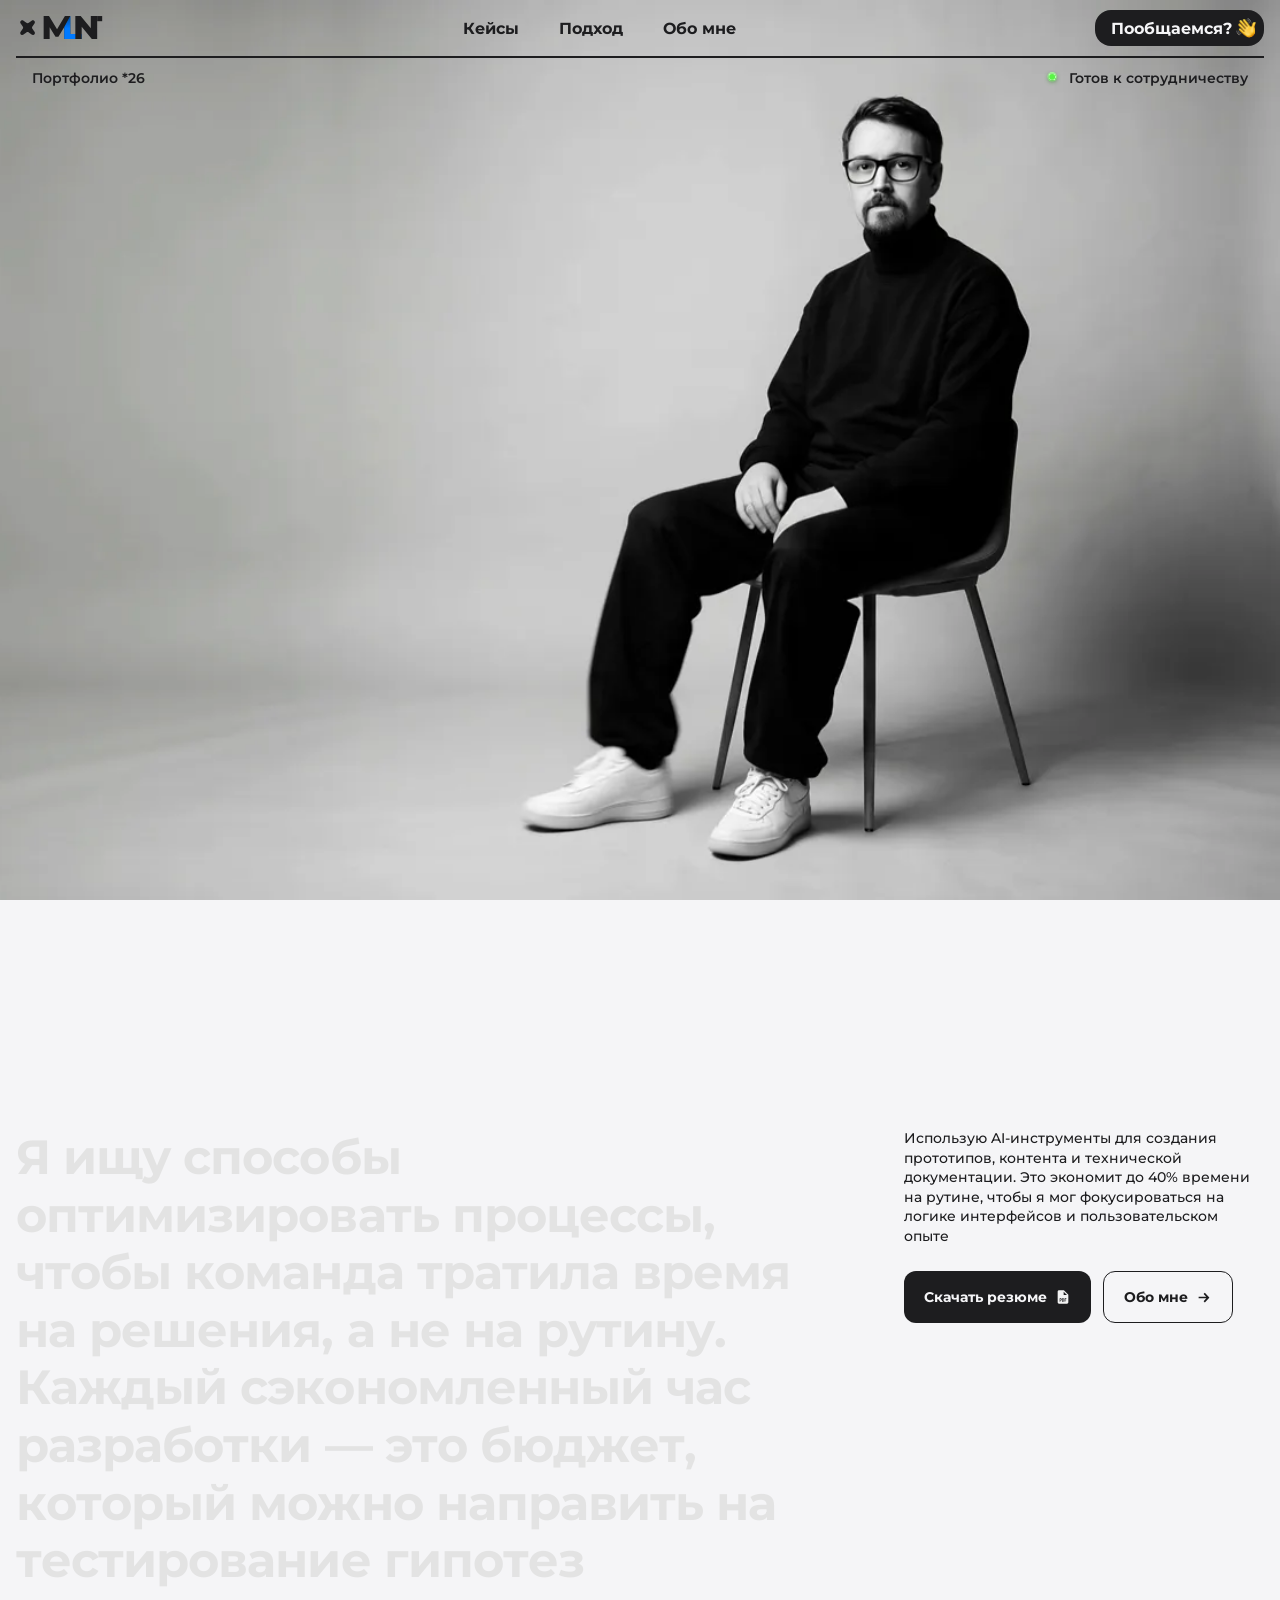
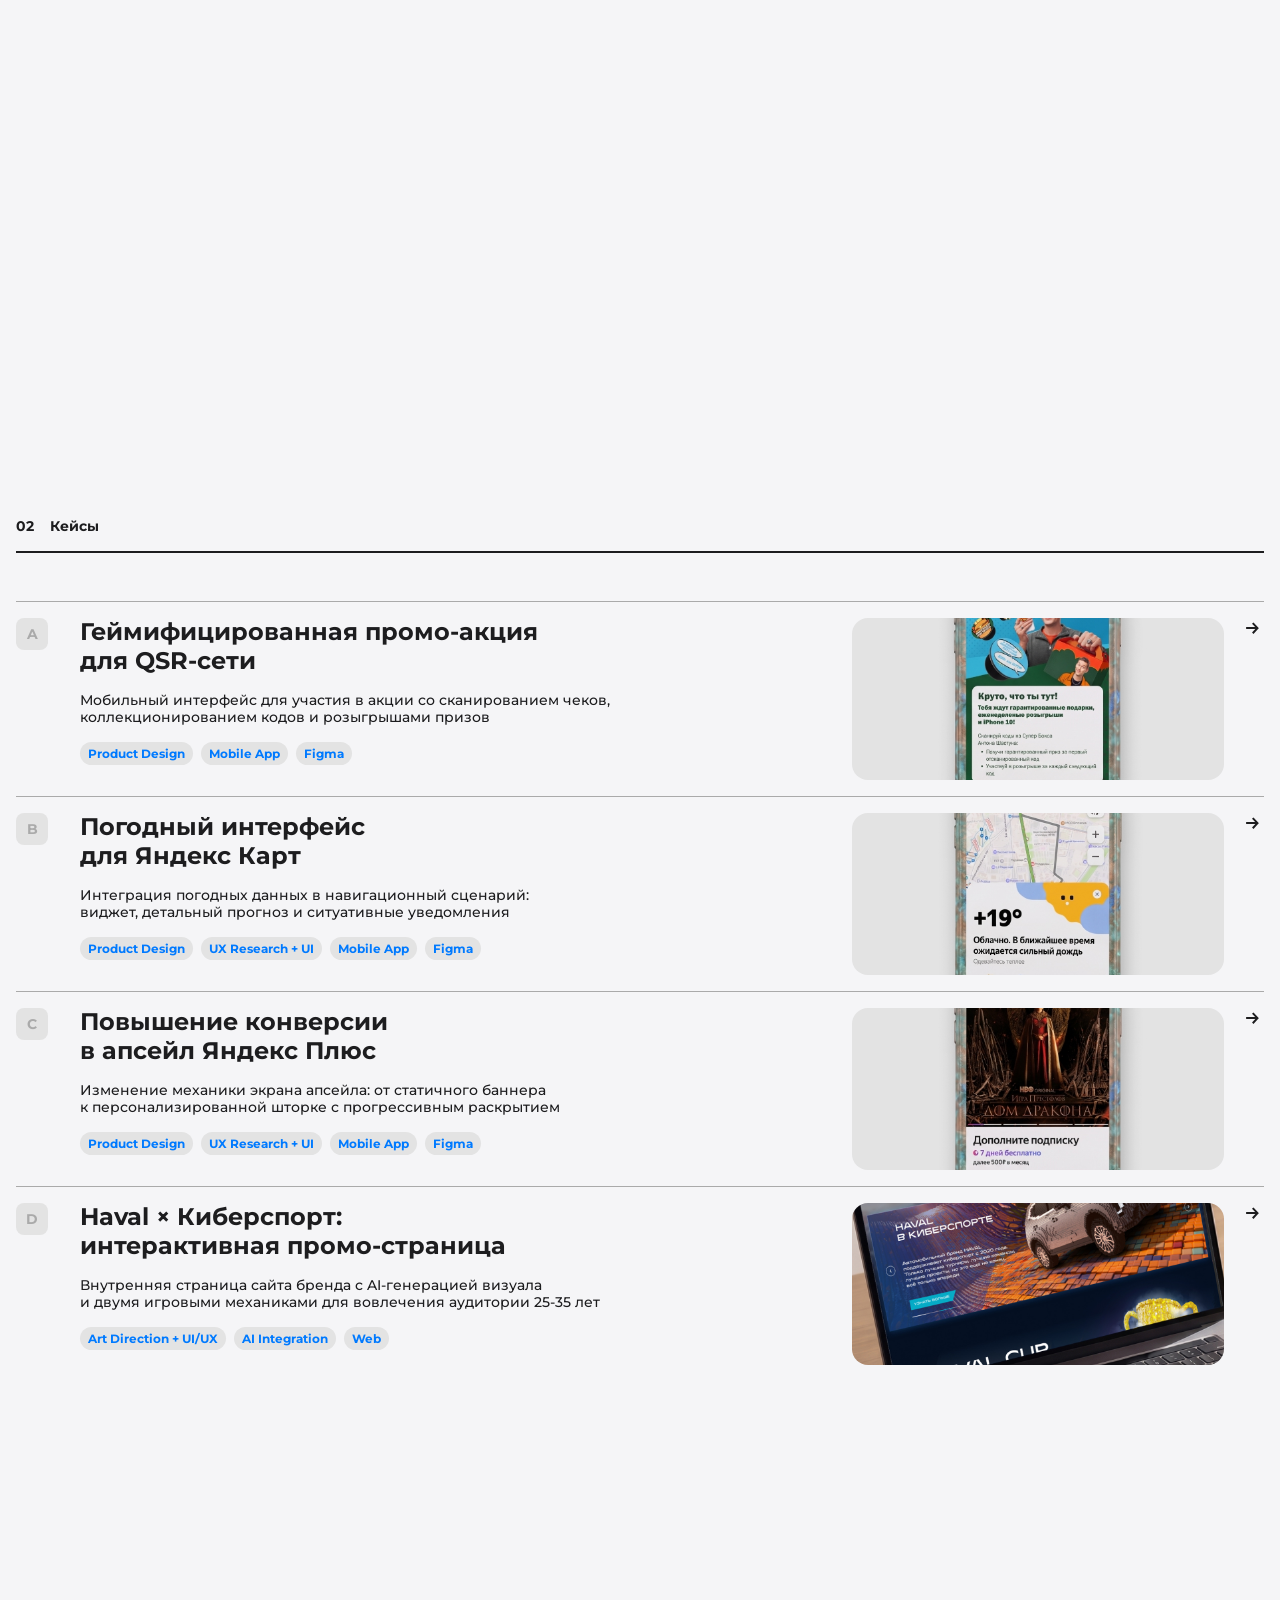
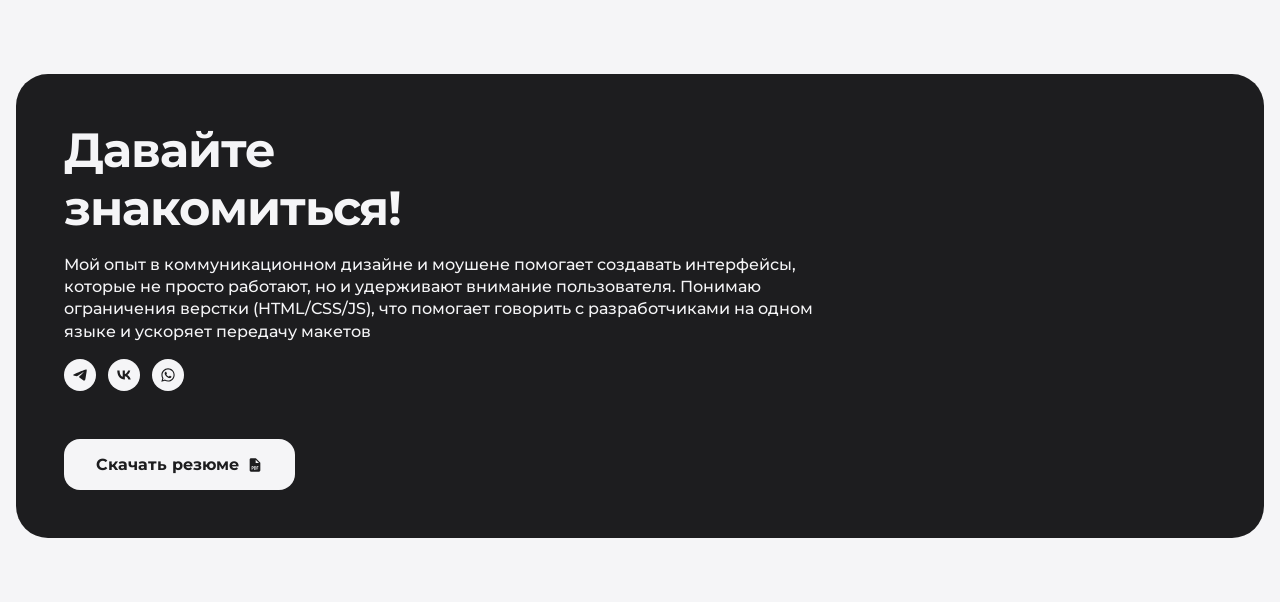
<file: index.html>
<!DOCTYPE html>
<html lang="ru">
<head>
    <meta charset="UTF-8">
    <meta name="viewport" content="width=device-width, initial-scale=1.0">
    <title>Portfolio</title>
        <link rel="preconnect" href="https://fonts.googleapis.com">
    <link rel="preconnect" href="https://fonts.gstatic.com" crossorigin>
    <link href="https://fonts.googleapis.com/css2?family=Montserrat:ital,wght@0,100..900;1,100..900&display=swap" rel="stylesheet">
    <link rel="stylesheet" href="style.css">
    <link rel="stylesheet" href="addons/lenis.css">
    <script src="https://code.jquery.com/jquery-3.7.1.min.js"></script>
    <script src="addons/lens.min.js"></script>
    <script src="script.js" defer></script>
</head>
<body>

    <!-- ===== ПРЕЛОАДЕР ===== -->
    <div class="preloader">
        <span class="preloader__count">0%</span>
        <div class="preloader__bar-track">
            <div class="preloader__bar"></div>
        </div>
    </div>

    <!-- ===== ШАПКА ===== -->
    <header class="header hero-animate" id="top">
        <div class="header__inner">
            <a href="#top" class="header__logo">
                <img src="elements/Logo.svg" alt="Logo" width="91" height="24">
            </a>
            <nav class="header__nav">
                <a href="#cases" class="header__link">Кейсы</a>
                <a href="#approach" class="header__link">Подход</a>
                <a href="404.html" class="header__link">Обо мне</a>
            </nav>
            <a href="#footer" class="btn btn_primary_small_icon">
                <span>Пообщаемся?</span>
                <img class="btn__icon btn__icon--default" src="elements/icon_hand.png" alt="" width="20" height="20">
                <img class="btn__icon btn__icon--hover" src="elements/icon_hand.png" alt="" width="20" height="20">
            </a>
            <button class="burger" aria-label="Меню">
                <span class="burger__line"></span>
                <span class="burger__line"></span>
                <span class="burger__line burger__line--short"></span>
            </button>
        </div>
    </header>

    <!-- ===== МОБИЛЬНОЕ МЕНЮ ===== -->
    <div class="mobile-menu">
        <div class="mobile-menu__inner">
            <nav class="mobile-menu__nav">
                <a href="#cases" class="mobile-menu__link">Кейсы</a>
                <a href="#approach" class="mobile-menu__link">Подход</a>
                <a href="about.html" class="mobile-menu__link">Обо мне</a>
            </nav>
            <a href="#footer" class="btn btn_primary_small_icon mobile-menu__cta">
                <span>Пообщаемся?</span>
                <img class="btn__icon btn__icon--default" src="elements/icon_hand.png" alt="" width="20" height="20">
                <img class="btn__icon btn__icon--hover" src="elements/icon_hand.png" alt="" width="20" height="20">
            </a>
        </div>
    </div>
 
    <!-- ===== HERO ===== -->
    <section class="hero">
        <div class="hero__top-bar">
            <div class="scr_devider hero-animate"></div>
            <div class="hero__top-bar-inner">
                <span class="top-bar__left hero-animate">Портфолио *26</span>
                <div class="top-bar__right hero-animate">
                    <img src="elements/indicator_on.svg" alt="" width="17" height="17">
                    <span>Готов к сотрудничеству</span>
                </div>
                <a href="404.html" class="hero__right hero__right-mobile hero-animate">
                    Обо мне
                    <img src="elements/arrow-right.svg" alt="">
                </a>
            </div>
        </div>

        <div class="hero__bg">
            <img class="hero__bg-img" src="elements/Content/hero/Video/frame_0001.webp" alt="">
        </div>
        <div class="hero__inner">
            <div class="hero__left">
                <div class="hero__mobile-img">
                    <img src="elements/Content/hero/Mobile_hero.png" alt="">
                </div>
                <h1 class="hero__title hero-animate">UX/UI дизайнер<br>с 10+ годами опыта<br>в digital</h1>
                <p class="hero__subtitle hero-animate">Проектирую интерфейсы, которые решают бизнес-задачи и влияют на метрики, а не просто выглядят красиво</p>
                <div class="hero__buttons hero-animate">
                    <a href="#cases" class="btn btn_primary_big_icon">
                        Кейсы
                        <img class="btn__icon btn__icon--default" src="elements/Arrow-white.svg" alt="">
                        <img class="btn__icon btn__icon--hover" src="elements/Arrow-white.svg" alt="">
                    </a>
                    <a href="#approach" class="btn btn_secondary_big">Подход</a>
                </div>
            </div>
            <a href="about.html" class="hero__right hero-animate">
                Обо мне
                <img src="elements/arrow-right.svg" alt="">
            </a>
        </div>
    </section>

    <!-- ===== ПОДХОД ===== -->
    <section class="approach" id="approach">
        <div class="approach__inner">
            <!-- Title блок -->
            <div class="approach__title page-title">
                <div class="page-title__text">
                    <span class="approach__number">01</span>
                    <span class="approach__heading">Подход</span>
                </div>
                <div class="scr_devider"></div>
            </div>

            <!-- Текстовый блок -->
            <div class="approach__content">
                <div class="approach__main-text">
                    <h2 class="approach__headline">Я ищу способы оптимизировать процессы, чтобы команда тратила время на решения, а не на рутину. Каждый сэкономленный час разработки — это бюджет, который можно направить на тестирование гипотез</h2>
                </div>
                <div class="approach__side-block">
                    <p class="approach__side-text">Использую AI-инструменты для создания прототипов, контента и технической документации. Это экономит до 40% времени на рутине, чтобы я мог фокусироваться на логике интерфейсов и пользовательском опыте</p>
                    <div class="approach__buttons">
                        <a href="elements/Resume_Malanov.pdf" download class="btn btn_primary_approach">
                            Скачать резюме
                            <img class="btn__icon btn__icon--default" src="elements/pdf-white.svg" alt="" width="16" height="16">
                            <img class="btn__icon btn__icon--hover" src="elements/pdf-white.svg" alt="" width="16" height="16">
                        </a>
                        <a href="about.html" class="btn btn_secondary_approach">
                            Обо мне
                            <img class="btn__icon btn__icon--default" src="elements/arrow-right.svg" alt="" width="16" height="16">
                            <img class="btn__icon btn__icon--hover" src="elements/arrow-right-white.svg" alt="" width="16" height="16">
                        </a>
                    </div>
                </div>
            </div>

            <!-- Карточки подхода -->
            <div class="approach__cards">
                <!-- Карточка 1 -->
                <div class="approach-card">
                    <div class="approach-card__number">A</div>
                    <div class="approach-card__body">
                        <h3 class="approach-card__title">Исследование</h3>
                        <p class="approach-card__desc">Начинаю не с Figma, а с анализа аудитории и контекста использования. Изучаю боли пользователей, их сценарии и барьеры. Когда понимаю человека — интерфейс выстраивается логично и интуитивно</p>
                    </div>
                </div>

                <!-- Карточка 2 -->
                <div class="approach-card">
                    <div class="approach-card__number">B</div>
                    <div class="approach-card__body">
                        <h3 class="approach-card__title">Систематизация</h3>
                        <p class="approach-card__desc">Можно нарисовать идеальный экран, который сломается при первом же изменении контента. Я строю системы (токены, компоненты, правила), которые живут долго и не требуют постоянного тушения пожаров</p>
                    </div>
                </div>

                <!-- Карточка 3 -->
                <div class="approach-card">
                    <div class="approach-card__number">C</div>
                    <div class="approach-card__body">
                        <h3 class="approach-card__title">Архитектура</h3>
                        <p class="approach-card__desc">Многие боятся сложных интерфейсов и выкидывают половину функций. Я не боюсь. Я организую информацию так, чтобы новичок не испугался, а профи нашёл всё за 2 клика</p>
                    </div>
                </div>
            </div>
        </div>
    </section>

    <!-- ===== КЕЙСЫ ===== -->
    <section class="cases-page" id="cases">
        <div class="cases-page__inner">
            <!-- Title блок -->
            <div class="cases-page__title">
                <div class="cases-page__title-text">
                    <span class="cases-page__number">02</span>
                    <span class="cases-page__heading">Кейсы</span>
                </div>
                <div class="scr_devider"></div>
                <!-- Вкладки (скрыты — раскомментировать для возврата) -->
                <!--
                <div class="cases-page__tabs">
                    <span class="cases-page__tab btn btn_secondary_small cases-page__tab--active" data-tab="product">Product</span>
                    <span class="cases-page__tab btn btn_secondary_small" data-tab="web">Web&Visual</span>
                    <span class="cases-page__tab btn btn_secondary_small" data-tab="motion">Motion</span>
                </div>
                -->
            </div>

            <!-- Список кейсов -->
            <div class="cases-list">
                <!-- Вкладка: Product -->
                <div class="cases-tab" data-tab="product">
                    <!-- Кейс A -->
                    <div class="case-card">
                        <div class="block_devider_gray"></div>
                        <a href="cases/case_1.html" class="case-card__content">
                            <div class="case-card__number">A</div>
                            <div class="case-card__left">
                                <div class="case-card__info">
                                    <h3 class="case-card__title">Геймифицированная промо-акция<br>для QSR-сети</h3>
                                    <p class="case-card__desc">Мобильный интерфейс для участия в акции со сканированием чеков,<br>коллекционированием кодов и розыгрышами призов</p>
                                    <div class="case-card__tags">
                                        <span class="case-card__tag">Product Design</span>
                                        <span class="case-card__tag">Mobile App</span>
                                        <span class="case-card__tag">Figma</span>
                                        <span class="case-card__tag tag-placeholder">Tag text</span>
                                    </div>
                                </div>
                            </div>
                            <div class="case-card__image">
                                <img src="elements/Casecards/Product_Case_1.jpg" alt="Case A">
                            </div>
                            <div class="case-card__arrow">
                                <img class="arrow-default" src="elements/arrow-right.svg" alt="">
                                <img class="arrow-hover" src="elements/arrow-right-blue.svg" alt="">
                            </div>
                        </a>
                    </div>

                    <!-- Кейс B -->
                    <div class="case-card">
                        <div class="block_devider_gray"></div>
                        <a href="cases/case_2.html" class="case-card__content">
                            <div class="case-card__number">B</div>
                            <div class="case-card__left">
                                <div class="case-card__info">
                                    <h3 class="case-card__title">Погодный интерфейс<br>для Яндекс Карт</h3>
                                    <p class="case-card__desc">Интеграция погодных данных в навигационный сценарий:<br>виджет, детальный прогноз и ситуативные уведомления</p>
                                    <div class="case-card__tags">
                                        <span class="case-card__tag">Product Design</span>
                                        <span class="case-card__tag">UX Research + UI</span>
                                        <span class="case-card__tag">Mobile App</span>
                                        <span class="case-card__tag">Figma</span>
                                    </div>
                                </div>
                            </div>
                            <div class="case-card__image">
                                <img src="elements/Casecards/Product_Case_2.jpg" alt="Case B">
                            </div>
                            <div class="case-card__arrow">
                                <img class="arrow-default" src="elements/arrow-right.svg" alt="">
                                <img class="arrow-hover" src="elements/arrow-right-blue.svg" alt="">
                            </div>
                        </a>
                    </div>

                    <!-- Кейс C -->
                    <div class="case-card">
                        <div class="block_devider_gray"></div>
                        <a href="cases/case_3.html" class="case-card__content">
                            <div class="case-card__number">C</div>
                            <div class="case-card__left">
                                <div class="case-card__info">
                                    <h3 class="case-card__title">Повышение конверсии<br>в апсейл Яндекс Плюс</h3>
                                    <p class="case-card__desc">Изменение механики экрана апсейла: от статичного баннера<br>к персонализированной шторке с прогрессивным раскрытием</p>
                                    <div class="case-card__tags">
                                        <span class="case-card__tag">Product Design</span>
                                        <span class="case-card__tag">UX Research + UI</span>
                                        <span class="case-card__tag">Mobile App</span>
                                        <span class="case-card__tag">Figma</span>
                                    </div>
                                </div>
                            </div>
                            <div class="case-card__image">
                                <img src="elements/Casecards/Product_Case_3.jpg" alt="Case C">
                            </div>
                            <div class="case-card__arrow">
                                <img class="arrow-default" src="elements/arrow-right.svg" alt="">
                                <img class="arrow-hover" src="elements/arrow-right-blue.svg" alt="">
                            </div>
                        </a>
                    </div>

                    <!-- Кейс D -->
                    <div class="case-card">
                        <div class="block_devider_gray"></div>
                        <a href="cases/case_4.html" class="case-card__content">
                            <div class="case-card__number">D</div>
                            <div class="case-card__left">
                                <div class="case-card__info">
                                    <h3 class="case-card__title">Haval × Киберспорт:<br>интерактивная промо-страница</h3>
                                    <p class="case-card__desc">Внутренняя страница сайта бренда с AI-генерацией визуала <br>и двумя игровыми механиками для вовлечения аудитории 25-35 лет</p>
                                    <div class="case-card__tags">
                                        <span class="case-card__tag">Art Direction + UI/UX</span>
                                        <span class="case-card__tag">AI Integration</span>
                                        <span class="case-card__tag">Web</span>
                                    </div>
                                </div>
                            </div>
                            <div class="case-card__image">
                                <img src="elements/Casecards/Product_Case_4.jpg" alt="Case D">
                            </div>
                            <div class="case-card__arrow">
                                <img class="arrow-default" src="elements/arrow-right.svg" alt="">
                                <img class="arrow-hover" src="elements/arrow-right-blue.svg" alt="">
                            </div>
                        </a>
                    </div>
                </div>

                <!-- Вкладка: Web&Visual -->
                <div class="cases-tab cases-tab--hidden" data-tab="web">
                    <!-- Кейс D -->
                    <div class="case-card">
                        <div class="block_devider_gray"></div>
                        <a href="#" class="case-card__content">
                            <div class="case-card__number">D</div>
                            <div class="case-card__left">
                                <div class="case-card__info">
                                    <h3 class="case-card__title">Редизайн маркетплейса<br>для продажи крафтовых товаров</h3>
                                    <p class="case-card__desc">Полный редизайн интернет-магазина с фокусом на визуальную<br>подачу товаров и упрощение воронки покупки</p>
                                    <div class="case-card__tags">
                                        <span class="case-card__tag">Web Design</span>
                                        <span class="case-card__tag">UI/UX</span>
                                        <span class="case-card__tag">Figma</span>
                                    </div>
                                </div>
                            </div>
                            <div class="case-card__image">
                                <img src="elements/Casecards/Product_Case_1.jpg" alt="Case D">
                            </div>
                            <div class="case-card__arrow">
                                <img class="arrow-default" src="elements/arrow-right.svg" alt="">
                                <img class="arrow-hover" src="elements/arrow-right-blue.svg" alt="">
                            </div>
                        </a>
                    </div>

                    <!-- Кейс E -->
                    <div class="case-card">
                        <div class="block_devider_gray"></div>
                        <a href="#" class="case-card__content">
                            <div class="case-card__number">E</div>
                            <div class="case-card__left">
                                <div class="case-card__info">
                                    <h3 class="case-card__title">Дашборд аналитики<br>для SaaS-платформы</h3>
                                    <p class="case-card__desc">Визуализация бизнес-метрик в реальном времени:<br>графики, фильтры, экспорт отчётов</p>
                                    <div class="case-card__tags">
                                        <span class="case-card__tag">Web Design</span>
                                        <span class="case-card__tag">Dashboard</span>
                                        <span class="case-card__tag">Figma</span>
                                    </div>
                                </div>
                            </div>
                            <div class="case-card__image">
                                <img src="elements/Casecards/Product_Case_2.jpg" alt="Case E">
                            </div>
                            <div class="case-card__arrow">
                                <img class="arrow-default" src="elements/arrow-right.svg" alt="">
                                <img class="arrow-hover" src="elements/arrow-right-blue.svg" alt="">
                            </div>
                        </a>
                    </div>

                    <!-- Кейс F -->
                    <div class="case-card">
                        <div class="block_devider_gray"></div>
                        <a href="#" class="case-card__content">
                            <div class="case-card__number">F</div>
                            <div class="case-card__left">
                                <div class="case-card__info">
                                    <h3 class="case-card__title">Визуальная айдентика<br>для IT-стартапа</h3>
                                    <p class="case-card__desc">Разработка фирменного стиля: логотип, цветовая палитра,<br>типографика и гайдлайны для команды</p>
                                    <div class="case-card__tags">
                                        <span class="case-card__tag">Visual Design</span>
                                        <span class="case-card__tag">Branding</span>
                                        <span class="case-card__tag">Figma</span>
                                    </div>
                                </div>
                            </div>
                            <div class="case-card__image">
                                <img src="elements/Casecards/Product_Case_3.jpg" alt="Case F">
                            </div>
                            <div class="case-card__arrow">
                                <img class="arrow-default" src="elements/arrow-right.svg" alt="">
                                <img class="arrow-hover" src="elements/arrow-right-blue.svg" alt="">
                            </div>
                        </a>
                    </div>

                </div>

                <!-- Вкладка: Motion -->
                <div class="cases-tab cases-tab--motion cases-tab--hidden" data-tab="motion">
                    <!-- Кейс G -->
                    <div class="case-card">
                        <div class="block_devider_gray"></div>
                        <a href="#" class="case-card__content">
                            <div class="case-card__number">G</div>
                            <div class="case-card__left">
                                <div class="case-card__info">
                                    <h3 class="case-card__title">Анимация онбординга<br>для финтех-приложения</h3>
                                    <p class="case-card__desc">Последовательность экранов первого знакомства с приложением:<br>micro-interactions, переходы, скелетоны</p>
                                    <div class="case-card__tags">
                                        <span class="case-card__tag">Motion Design</span>
                                        <span class="case-card__tag">Mobile App</span>
                                        <span class="case-card__tag">After Effects</span>
                                    </div>
                                </div>
                            </div>
                            <div class="case-card__image">
                                <img src="elements/Casecards/Product_Case_1.jpg" alt="Case G">
                            </div>
                            <div class="case-card__arrow">
                                <img class="arrow-default" src="elements/arrow-right.svg" alt="">
                                <img class="arrow-hover" src="elements/arrow-right-blue.svg" alt="">
                            </div>
                        </a>
                    </div>

                    <!-- Кейс H -->
                    <div class="case-card">
                        <div class="block_devider_gray"></div>
                        <a href="#" class="case-card__content">
                            <div class="case-card__number">H</div>
                            <div class="case-card__left">
                                <div class="case-card__info">
                                    <h3 class="case-card__title">Промо-ролик<br>для запуска продукта</h3>
                                    <p class="case-card__desc">60-секундное видео для презентации нового продукта<br>на конференции и в социальных сетях</p>
                                    <div class="case-card__tags">
                                        <span class="case-card__tag">Motion Design</span>
                                        <span class="case-card__tag">Video</span>
                                        <span class="case-card__tag">After Effects</span>
                                    </div>
                                </div>
                            </div>
                            <div class="case-card__image">
                                <img src="elements/Casecards/Product_Case_2.jpg" alt="Case H">
                            </div>
                            <div class="case-card__arrow">
                                <img class="arrow-default" src="elements/arrow-right.svg" alt="">
                                <img class="arrow-hover" src="elements/arrow-right-blue.svg" alt="">
                            </div>
                        </a>
                    </div>
                </div>
            </div>
        </div>
    </section>

    <!-- ===== КОНТАКТЫ ===== -->
    <section class="contacts" id="contacts">
        <div class="contacts__inner">
            <!-- Title блок -->
            <div class="contacts__title page-title">
                <div class="page-title__text">
                    <span class="contacts__number">03</span>
                    <span class="contacts__heading">Контакты</span>
                </div>
                <div class="scr_devider"></div>
            </div>

            <!-- Основной блок -->
            <div class="contacts__card contacts__card--animated">
                <div class="contacts__content">
                    <h2 class="contacts__headline">Давайте<br>знакомиться!</h2>
                    <p class="contacts__desc">Мой опыт в коммуникационном дизайне и моушене помогает создавать интерфейсы, которые не просто работают, но и удерживают внимание пользователя. Понимаю ограничения верстки (HTML/CSS/JS), что помогает говорить с разработчиками на одном языке и ускоряет передачу макетов</p>
                    <div class="contacts__socials">
                        <a href="https://t.me/malanov" class="contacts__social contacts__social--tg">
                            <img class="social-icon--default" src="elements/tg_b.svg" alt="Telegram" width="16" height="16">
                            <img class="social-icon--hover" src="elements/tg_w.svg" alt="Telegram" width="16" height="16">
                        </a>
                        <a href="https://vk.ru/mikemal" class="contacts__social contacts__social--vk">
                            <img class="social-icon--default" src="elements/vk_b.svg" alt="VK" width="16" height="16">
                            <img class="social-icon--hover" src="elements/vk_w.svg" alt="VK" width="16" height="16">
                        </a>
                        <a href="https://wa.me/qr/7PNFHAGL4TN4G1" class="contacts__social contacts__social--wu">
                            <img class="social-icon--default" src="elements/wu_b.svg" alt="WhatsApp" width="16" height="16">
                            <img class="social-icon--hover" src="elements/wu_w.svg" alt="WhatsApp" width="16" height="16">
                        </a>
                    </div>
                </div>
                <a href="elements/Resume_Malanov.pdf" target="_blank" class="btn btn_resume">
                    Скачать резюме
                    <img class="btn__icon btn__icon--default" src="elements/pdf-black.svg" alt="" width="16" height="16">
                    <img class="btn__icon btn__icon--hover" src="elements/pdf-white.svg" alt="" width="16" height="16">
                </a>
            </div>
        </div>
    </section>

    <!-- ===== ФУТЕР ===== -->
    <footer class="footer" id="footer">
        <div class="footer__inner">
            <div class="footer__left">
                <div class="footer__spin">
                    <img src="elements/Spin_1.svg" alt="">
                </div>
                <div class="footer__logo">
                    <img src="elements/Logo_2.svg" alt="Logo" width="61" height="24">
                </div>
            </div>
            <div class="footer__right">
                <div class="footer__info">
                    <div class="footer__column">
                        <span class="footer__label">E-MAIL</span>
                        <span class="footer__link">m.malanov@gmail.com</span>
                    </div>
                    <div class="footer__column">
                        <span class="footer__label">PHONE</span>
                        <span class="footer__link">+7 916 252 64 29</span>
                    </div>
                    <div class="footer__column">
                        <span class="footer__label">LOCATION</span>
                        <span class="footer__link">Moscow</span>
                    </div>
                </div>
                <div class="footer__divider"></div>
                <div class="footer__bottom">
                    <span class="footer__copyright">© 2026 Маланов Михаил</span>
                    <span class="footer__credit">Спроектировано с любовью</span>
                </div>
            </div>
        </div>
    </footer>

</body>
</html>
</file>
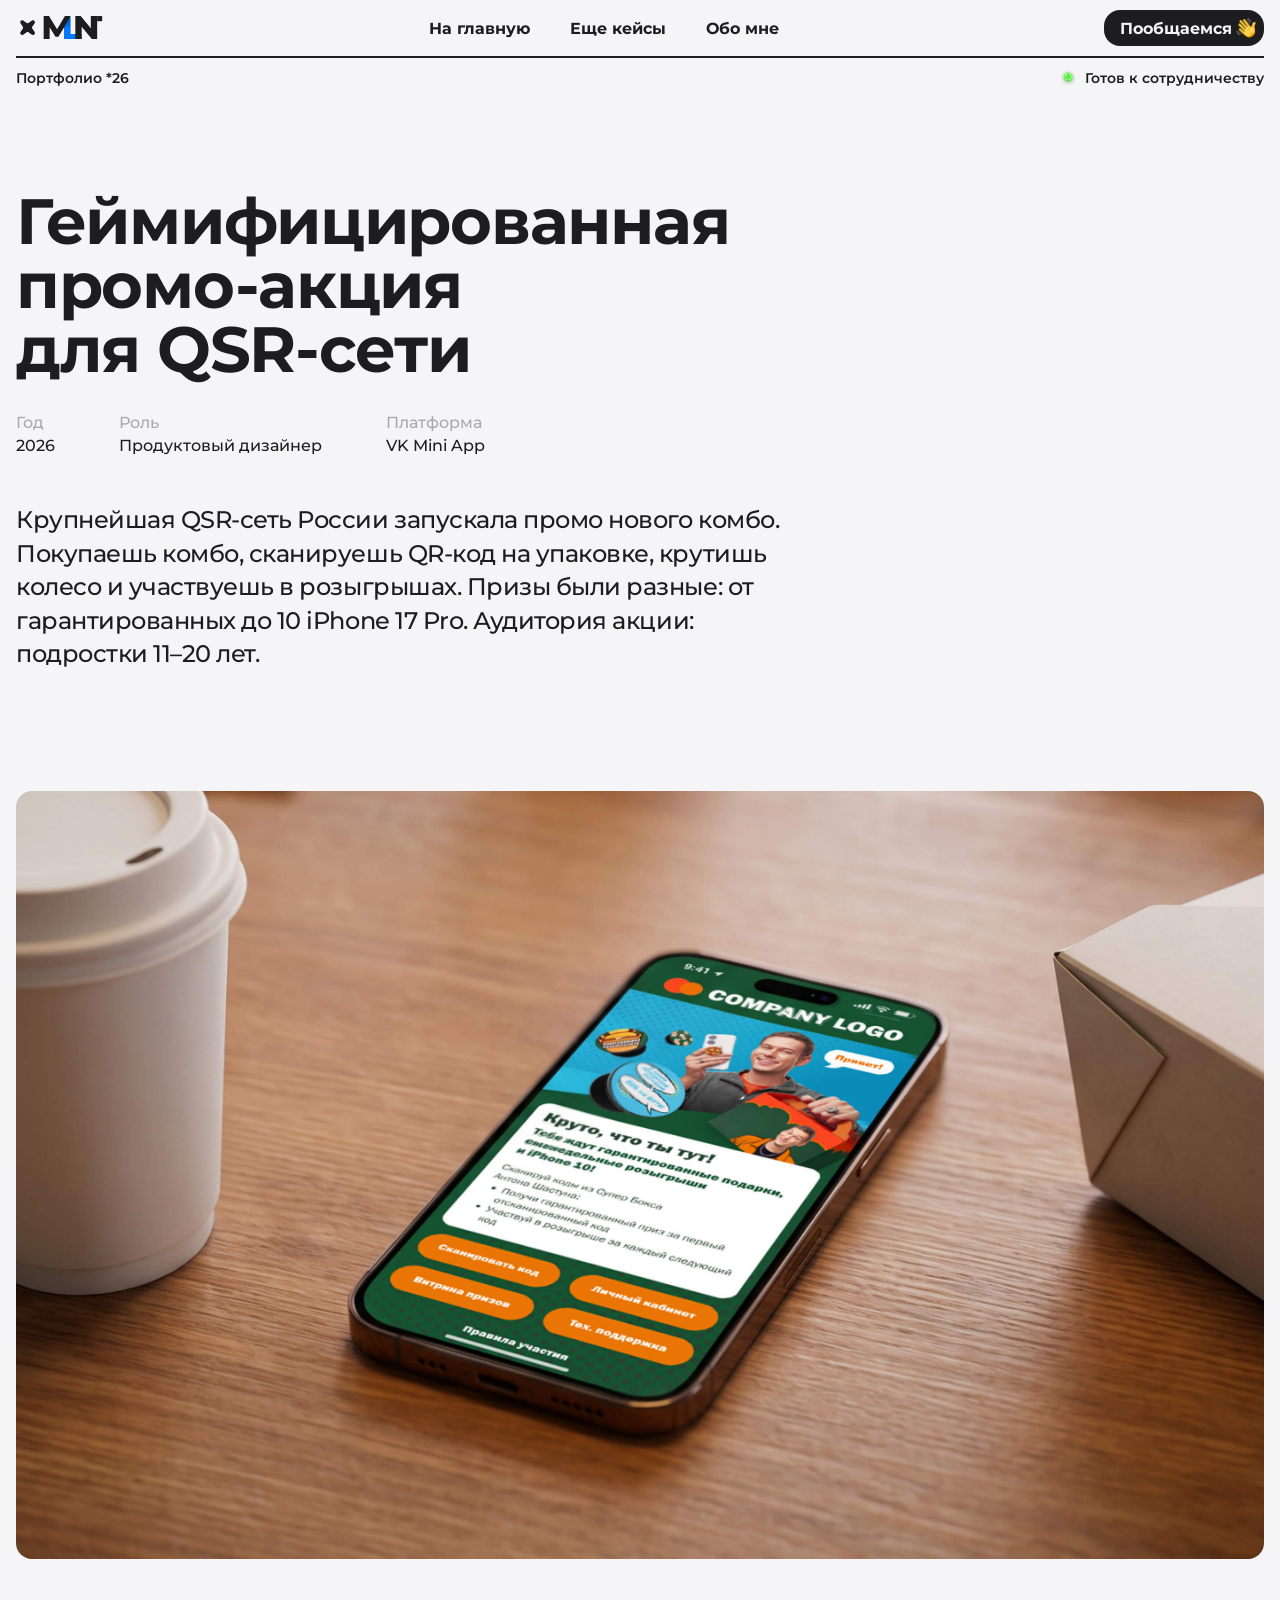
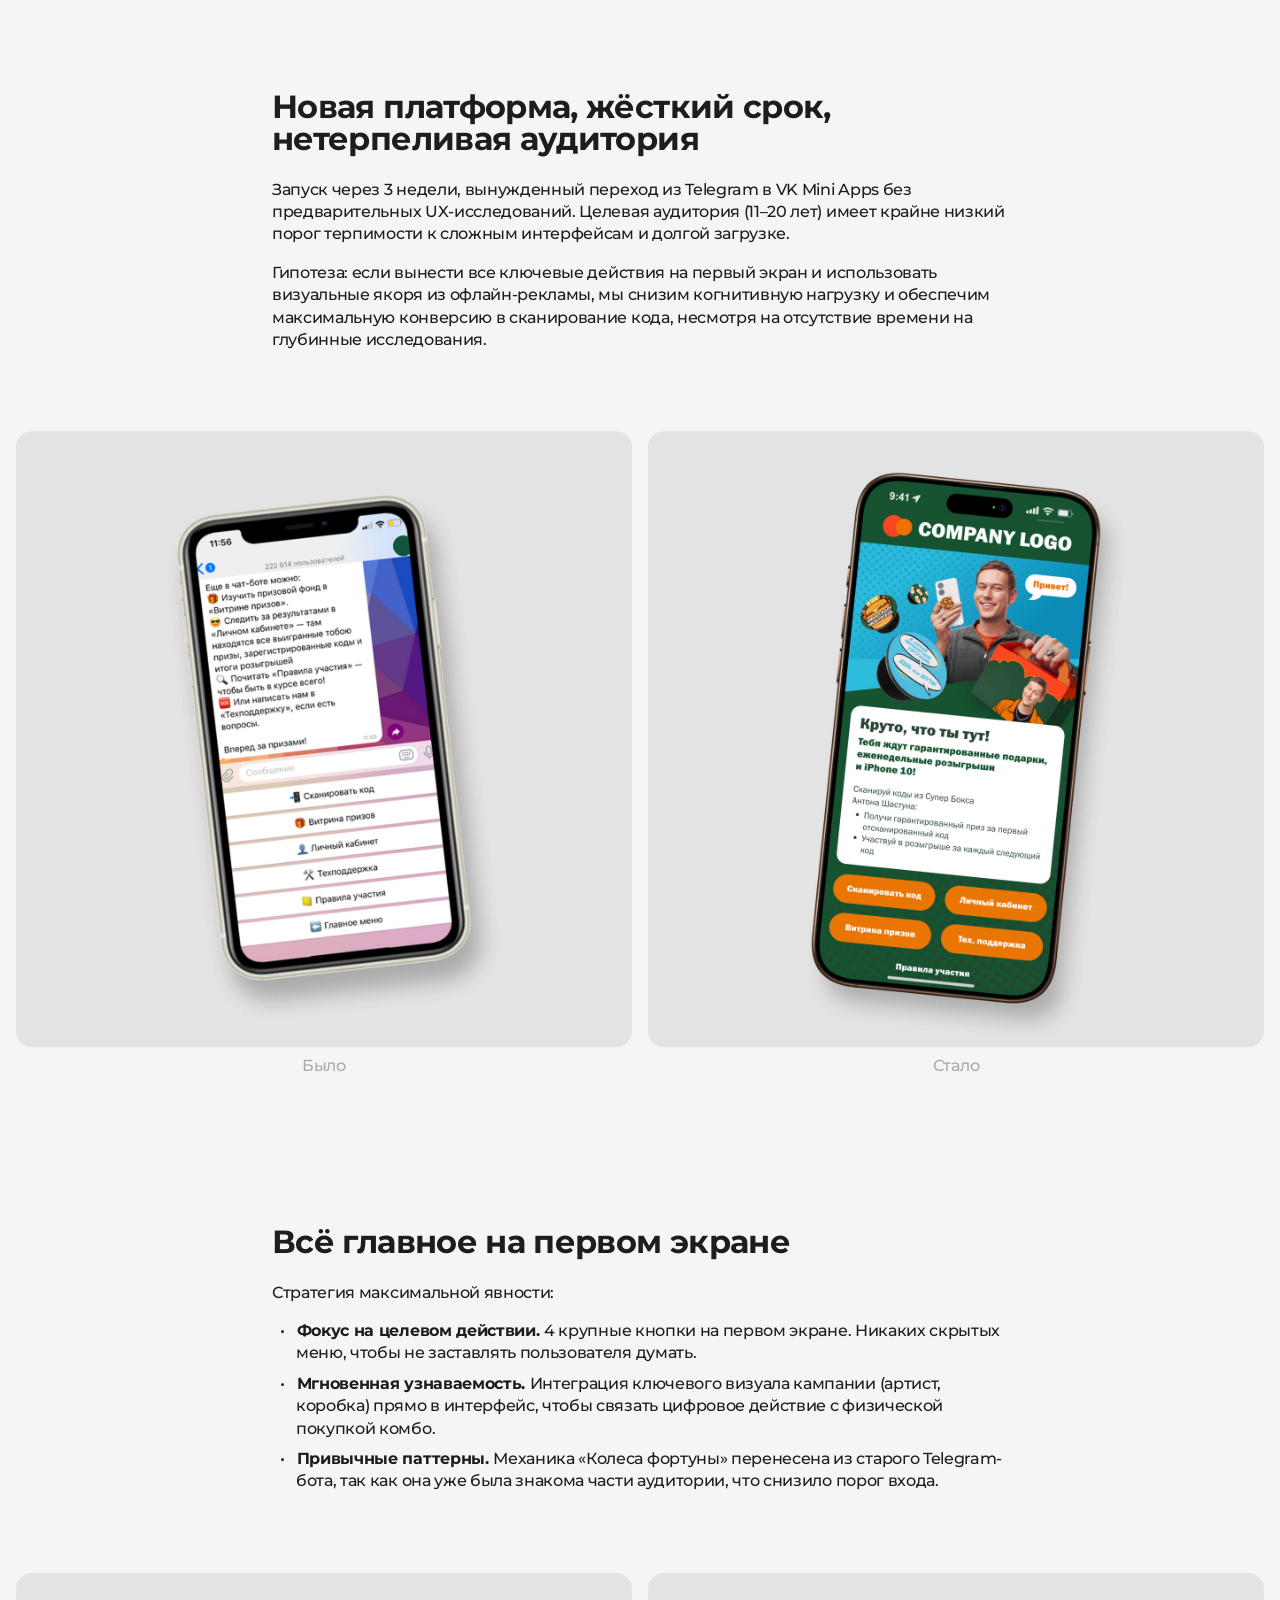
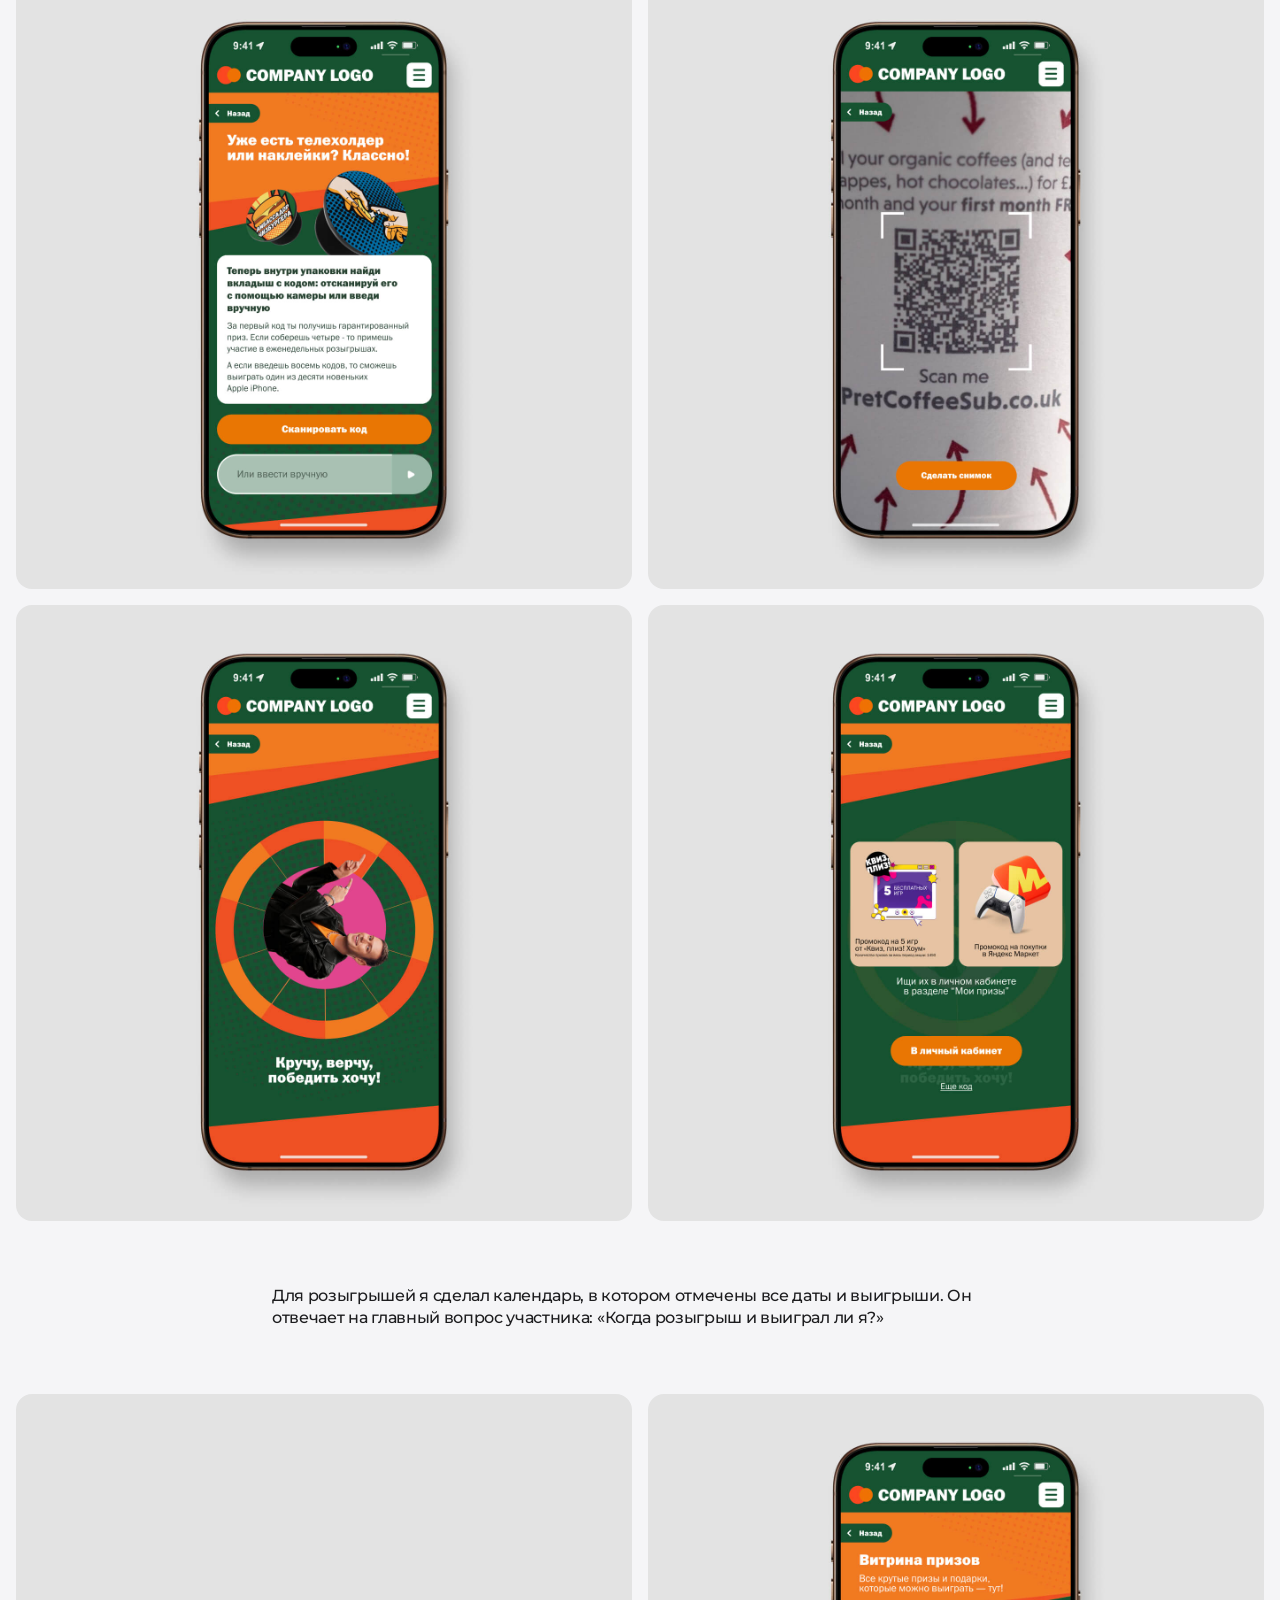
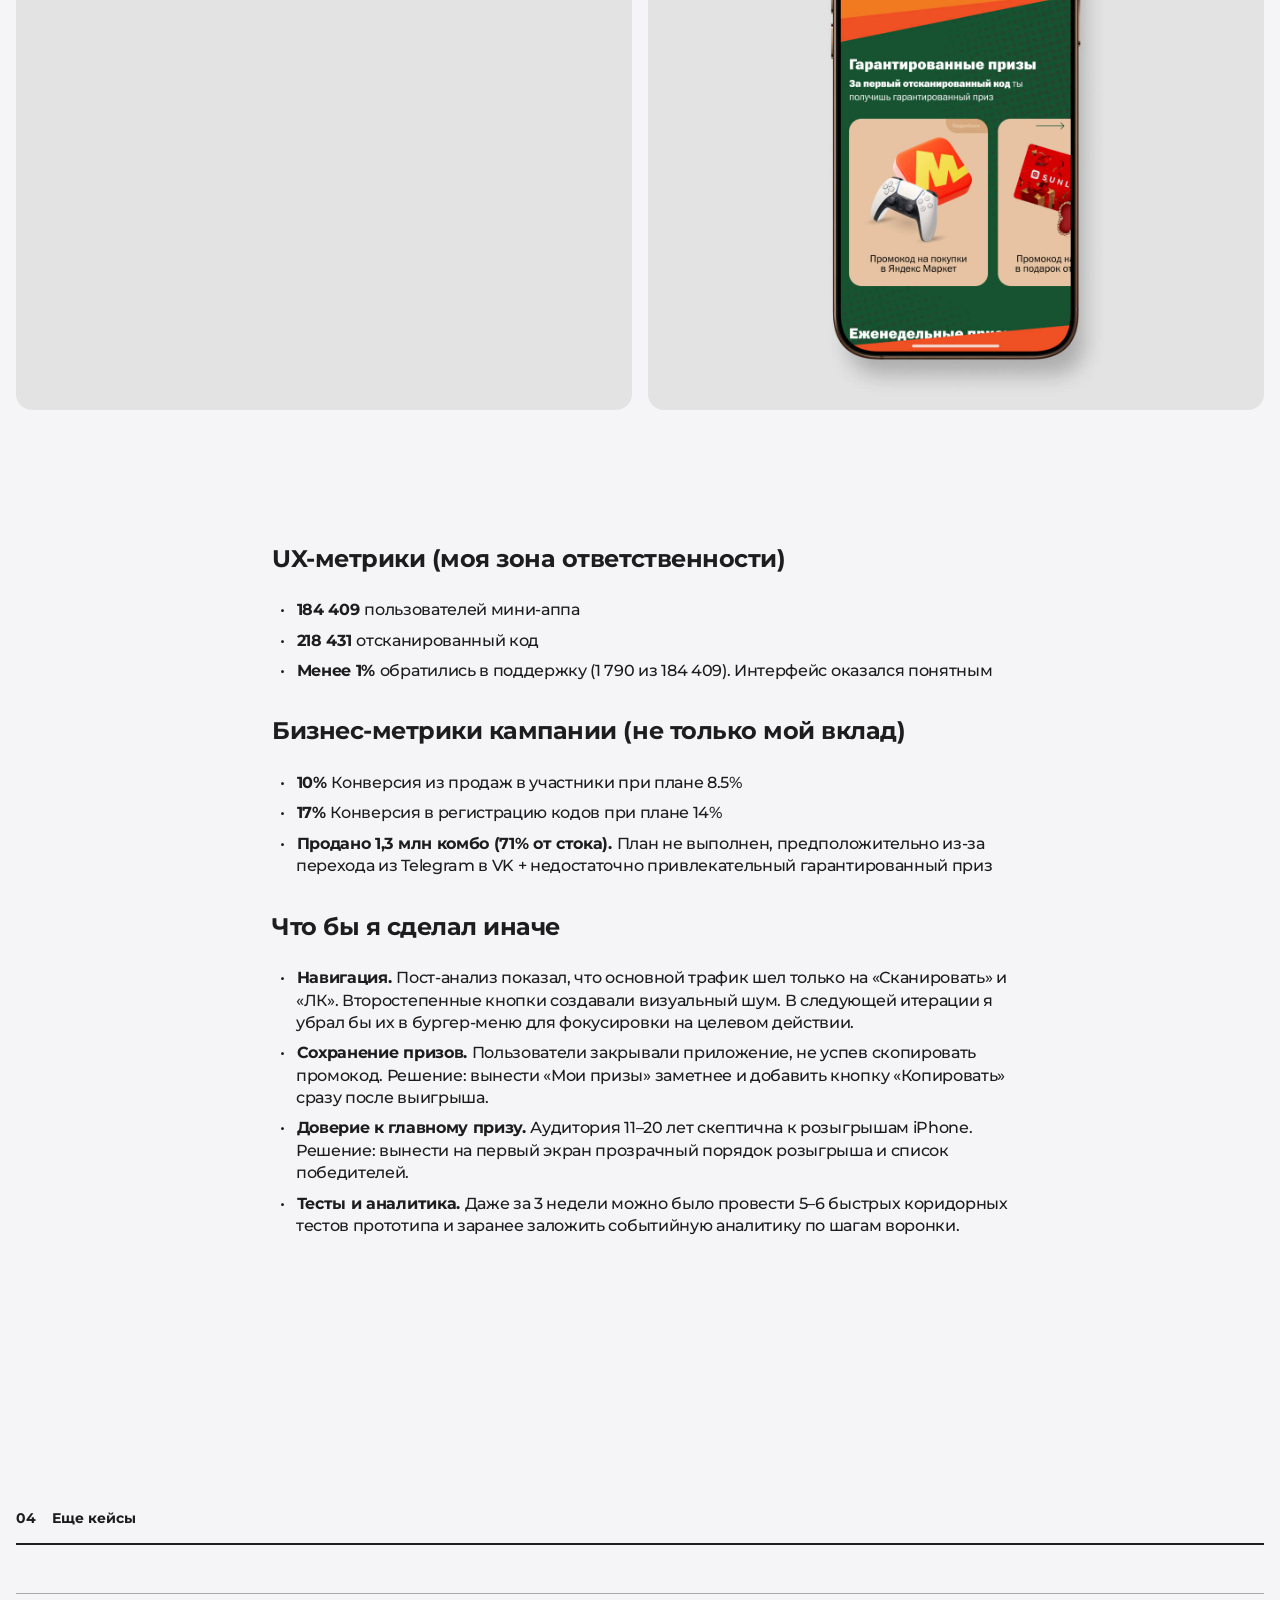
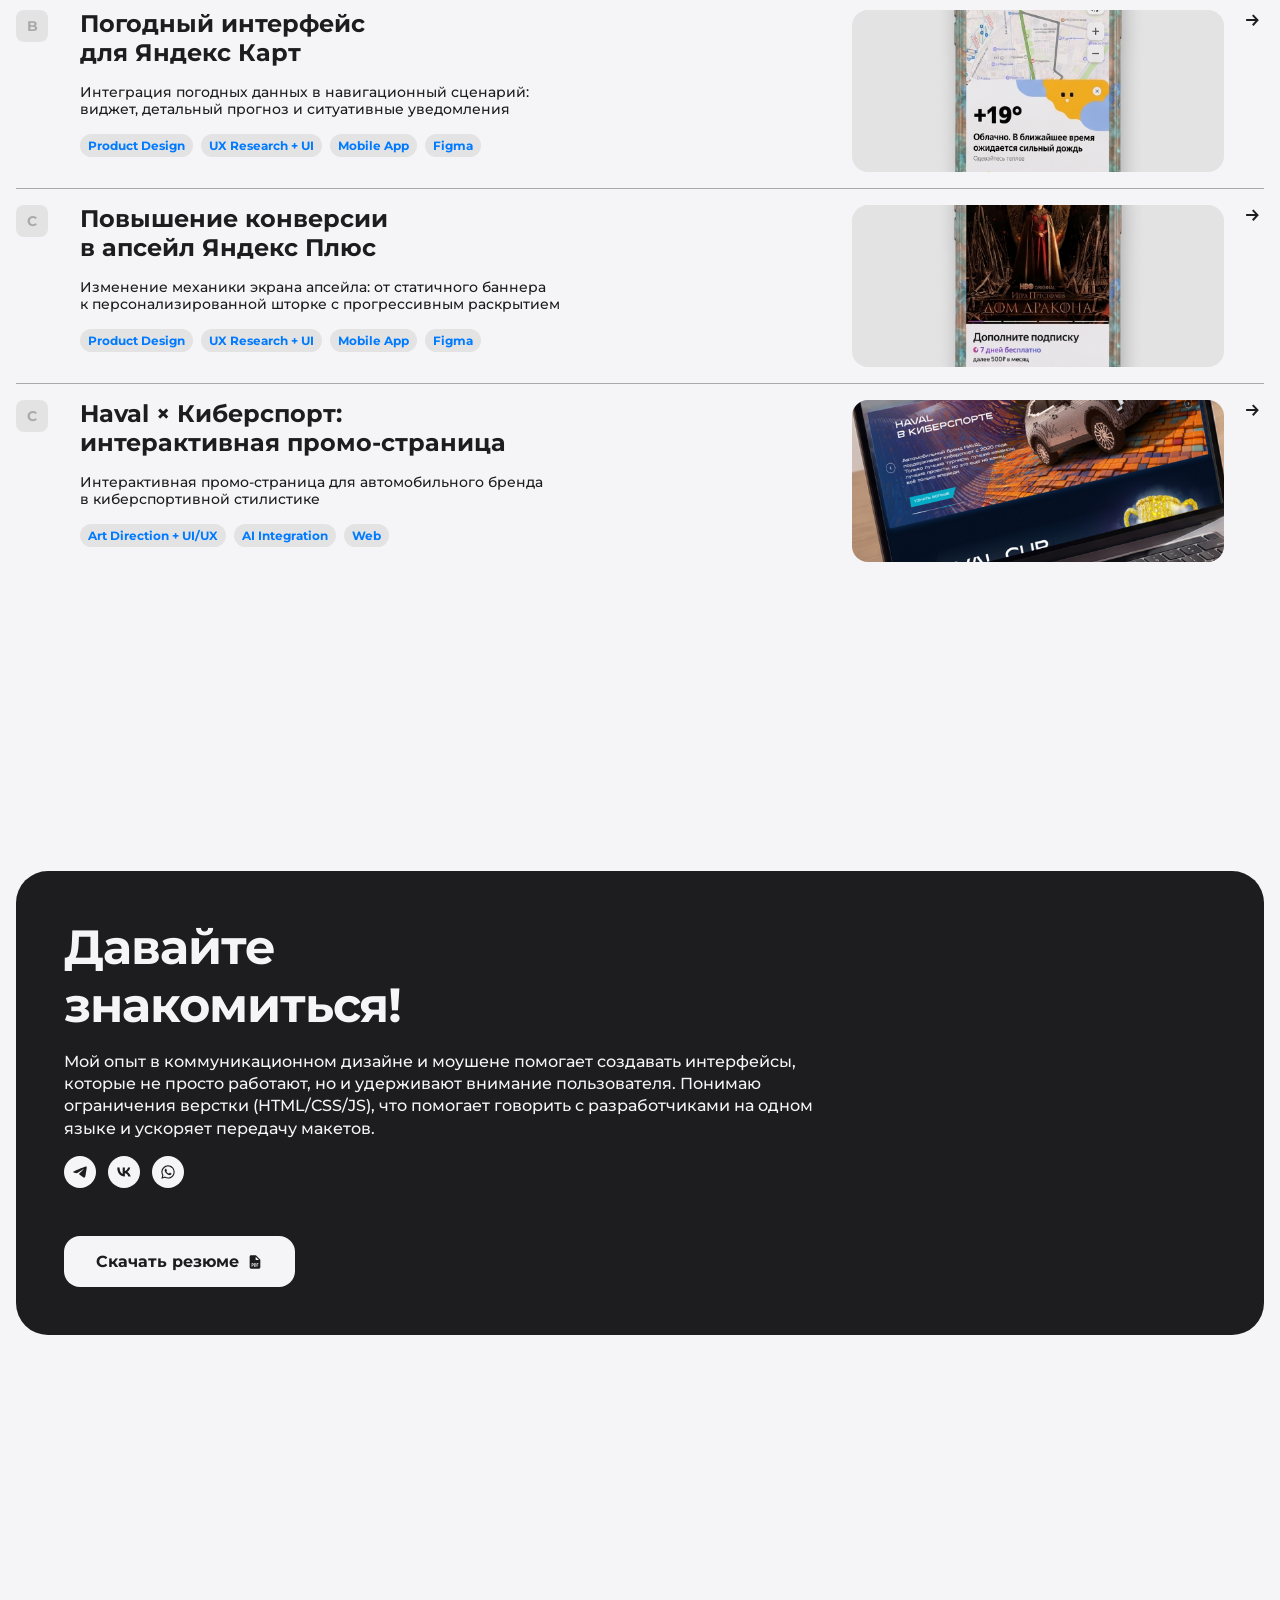
<file: cases/case_1.html>
<!DOCTYPE html>
<html lang="ru">
<head>
    <meta charset="UTF-8">
    <meta name="viewport" content="width=device-width, initial-scale=1.0">
    <title>Кейс — Продуктовый дизайнер</title>
    <link rel="preconnect" href="https://fonts.googleapis.com">
    <link rel="preconnect" href="https://fonts.gstatic.com" crossorigin>
    <link href="https://fonts.googleapis.com/css2?family=Montserrat:ital,wght@0,100..900;1,100..900&display=swap" rel="stylesheet">
    <link rel="stylesheet" href="../style.css">
    <link rel="stylesheet" href="../addons/lenis.css">
    <script src="https://code.jquery.com/jquery-3.7.1.min.js"></script>
    <script src="../addons/lens.min.js"></script>
    <script src="../script.js" defer></script>
</head>
<body>

    <!-- ===== ПРЕЛОАДЕР ===== -->
    <div class="preloader">
        <span class="preloader__count">0%</span>
        <div class="preloader__bar-track">
            <div class="preloader__bar"></div>
        </div>
    </div>

    <!-- ===== ШАПКА ===== -->
    <header class="header hero-animate header--solid" id="top">
        <div class="header__inner">
            <a href="../index.html" class="header__logo">
                <img src="../elements/Logo.svg" alt="Logo" width="91" height="24">
            </a>
            <nav class="header__nav">
                <a href="../index.html" class="header__link">На главную</a>
                <a href="#cases" class="header__link">Еще кейсы</a>
                <a href="../404.html" class="header__link">Обо мне</a>
            </nav>
            <a href="#footer" class="btn btn_primary_small_icon">
                <span>Пообщаемся</span>
                <img class="btn__icon btn__icon--default" src="../elements/icon_hand.png" alt="" width="20" height="20">
                <img class="btn__icon btn__icon--hover" src="../elements/icon_hand.png" alt="" width="20" height="20">
            </a>
            <button class="burger" aria-label="Меню">
                <span class="burger__line"></span>
                <span class="burger__line"></span>
                <span class="burger__line burger__line--short"></span>
            </button>
        </div>
    </header>

    <!-- ===== МОБИЛЬНОЕ МЕНЮ ===== -->
    <div class="mobile-menu">
        <div class="mobile-menu__inner">
            <nav class="mobile-menu__nav">
                <a href="../index.html" class="mobile-menu__link">На главную</a>
                <a href="#cases" class="mobile-menu__link">Еще кейсы</a>
                <a href="../about.html" class="mobile-menu__link">Обо мне</a>
            </nav>
            <a href="#footer" class="btn btn_primary_small_icon mobile-menu__cta">
                <span>Пообщаемся</span>
                <img class="btn__icon btn__icon--default" src="../elements/icon_hand.png" alt="" width="20" height="20">
                <img class="btn__icon btn__icon--hover" src="../elements/icon_hand.png" alt="" width="20" height="20">
            </a>
        </div>
    </div>

    <!-- ===== HERO КЕЙСА ===== -->
    <section class="case-hero">
        <div class="case-hero__top-bar">
            <div class="scr_devider"></div>
            <div class="case-hero__top-bar-inner">
                <span class="top-bar__left">Портфолио *26</span>
                <div class="top-bar__right">
                    <img src="../elements/indicator_on.svg" alt="" width="17" height="17">
                    <span>Готов к сотрудничеству</span>
                </div>
                <a href="../about.html" class="hero__right hero__right-mobile">
                    Обо мне
                    <img src="../elements/arrow-right.svg" alt="">
                </a>
            </div>
        </div>

        <div class="case-hero__bg"></div>
        <div class="case-hero__inner">
            <h1 class="case-hero__title">Геймифицированная<br>промо-акция<br>для QSR-сети</h1>
            
            <div class="case-hero__info">
                <div class="case-hero__meta">
                    <div class="case-hero__meta-item">
                        <div class="case-hero__meta-label">Год</div>
                        <div class="case-hero__meta-value">2026</div>
                    </div>
                    <div class="case-hero__meta-item">
                        <div class="case-hero__meta-label">Роль</div>
                        <div class="case-hero__meta-value">Продуктовый дизайнер</div>
                    </div>
                    <div class="case-hero__meta-item">
                        <div class="case-hero__meta-label">Платформа</div>
                        <div class="case-hero__meta-value">VK Mini App</div>
                    </div>
                </div>
            </div>

            <p class="case-hero__desc">Крупнейшая QSR-сеть России запускала промо нового комбо. Покупаешь комбо, сканируешь QR-код на упаковке, крутишь колесо и участвуешь в розыгрышах. Призы были разные: от гарантированных до 10 iPhone 17 Pro. Аудитория акции: подростки 11–20 лет.</p>
        </div>
    </section>

    <!-- ===== КОНТЕНТ КЕЙСА ===== -->
    <section class="case-content">
        <div class="case-content__inner">
            <div class="case-content__image case-content__image--title">
                <img src="../elements/Content/cases/case_1/img_title.jpg" alt="Геймифицированная промо-акция для QSR-сети">
            </div>

            <div class="case-content__text-block">
                <div class="case-content__container">
                    <div class="case-content__title-row">
                        <span class="case-content__number">01</span>
                        <h2 class="case-content__headline">Проблема</h2>
                    </div>
                    <div class="scr_devider"></div>
                    <div class="case-content__text-content">
                        <h3 class="case-content__subheadline">Новая платформа, жёсткий срок, нетерпеливая аудитория</h3>
                        <div class="case-content__text-inner">
                            <p>Запуск через 3 недели, вынужденный переход из Telegram в VK Mini Apps без предварительных UX-исследований. Целевая аудитория (11–20 лет) имеет крайне низкий порог терпимости к сложным интерфейсам и долгой загрузке.</p>
                        </div>
                        <div class="case-content__text-inner">
                            <p>Гипотеза: если вынести все ключевые действия на первый экран и использовать визуальные якоря из офлайн-рекламы, мы снизим когнитивную нагрузку и обеспечим максимальную конверсию в сканирование кода, несмотря на отсутствие времени на глубинные исследования.</p>
                        </div>
                    </div>
                </div>
            </div>

            <div class="case-content__gallery">
                <div class="case-content__gallery-item">
                    <div class="case-content__gallery-image">
                        <img src="../elements/Content/cases/case_1/img_1.jpg" alt="До">
                    </div>
                    <span class="case-content__gallery-label">Было</span>
                </div>
                <div class="case-content__gallery-item">
                    <div class="case-content__gallery-image">
                        <img src="../elements/Content/cases/case_1/img_2.jpg" alt="После">
                    </div>
                    <span class="case-content__gallery-label">Стало</span>
                </div>
            </div>

            <div class="case-content__text-block">
                <div class="case-content__container">
                    <div class="case-content__title-row">
                        <span class="case-content__number">02</span>
                        <h2 class="case-content__headline">Решение</h2>
                    </div>
                    <div class="scr_devider"></div>
                    <div class="case-content__text-content">
                        <h3 class="case-content__subheadline">Всё главное на первом экране</h3>
                        <div class="case-content__text-inner">
                            <p>Стратегия максимальной явности:</p>
                            <ul class="case-content__bulits">
                                <li class="case-content__bulits-item"><span class="bulits-item--bold">Фокус на целевом действии. </span>4 крупные кнопки на первом экране. Никаких скрытых меню, чтобы не заставлять пользователя думать.</li>
                                <li class="case-content__bulits-item"><span class="bulits-item--bold">Мгновенная узнаваемость. </span>Интеграция ключевого визуала кампании (артист, коробка) прямо в интерфейс, чтобы связать цифровое действие с физической покупкой комбо.</li>
                                <li class="case-content__bulits-item"><span class="bulits-item--bold">Привычные паттерны. </span>Механика «Колеса фортуны» перенесена из старого Telegram-бота, так как она уже была знакома части аудитории, что снизило порог входа.</li>
                            </ul>
                        </div>
                    </div>
                </div>
            </div>

            <div class="case-content__grid">
                <div class="case-content__grid-row">
                    <div class="case-content__grid-item">
                        <div class="case-content__grid-image">
                            <img src="../elements/Content/cases/case_1/img_3.jpg" alt="Экран">
                        </div>
                    </div>
                    <div class="case-content__grid-item">
                        <div class="case-content__grid-image">
                            <img src="../elements/Content/cases/case_1/img_4.jpg" alt="Экран">
                        </div>
                    </div>
                </div>
                <div class="case-content__grid-row">
                    <div class="case-content__grid-item">
                        <div class="case-content__grid-image">
                            <img src="../elements/Content/cases/case_1/img_5.jpg" alt="Экран">
                        </div>
                    </div>
                    <div class="case-content__grid-item">
                        <div class="case-content__grid-image">
                            <img src="../elements/Content/cases/case_1/img_6.jpg" alt="Экран">
                        </div>
                    </div>
                </div>
            </div>

            <div class="case-content__text-block">
                <div class="case-content__container">
                    <div class="case-content__text-content">
                        <div class="case-content__text-inner">
                            <p>Для розыгрышей я сделал календарь, в котором отмечены все даты и выигрыши. Он отвечает на главный вопрос участника: «Когда розыгрыш и выиграл ли я?»</p>
                        </div>
                    </div>
                </div>
            </div>

            <div class="case-content__grid">
                <div class="case-content__grid-row">
                    <div class="case-content__grid-item">
                        <div class="case-content__grid-image case-content__grid-image--video">
                            <video src="../elements/Content/cases/case_1/Case_1_Video_compressed.mp4" autoplay muted loop playsinline></video>
                        </div>
                    </div>
                    <div class="case-content__grid-item">
                        <div class="case-content__grid-image">
                            <img src="../elements/Content/cases/case_1/img_8.jpg" alt="Экран">
                        </div>
                    </div>
                </div>
            </div>

            <div class="case-content__text-block">
                <div class="case-content__container">
                    <div class="case-content__title-row">
                        <span class="case-content__number">03</span>
                        <h2 class="case-content__headline">Результат</h2>
                    </div>
                    <div class="scr_devider"></div>
                    <div class="case-content__text-content">
                        <h3 class="case-content__subheadline_small">UX-метрики (моя зона ответственности)</h3>
                        <ul class="case-content__bulits">
                            <li class="case-content__bulits-item"><span class="bulits-item--bold">184 409 </span>пользователей мини-аппа
</li>
                            <li class="case-content__bulits-item"><span class="bulits-item--bold">218 431 </span>отсканированный код
</li>
                            <li class="case-content__bulits-item"><span class="bulits-item--bold">Менее 1% </span>обратились в поддержку (1 790 из 184 409). Интерфейс оказался понятным
</li>
                        </ul>

                    <div class="case-content__text-content">
                        <h3 class="case-content__subheadline_small">Бизнес-метрики кампании (не только мой вклад)</h3>
                        <ul class="case-content__bulits">
                            <li class="case-content__bulits-item"><span class="bulits-item--bold">10% </span>Конверсия из продаж в участники при плане 8.5%</li>
                            <li class="case-content__bulits-item"><span class="bulits-item--bold">17% </span>Конверсия в регистрацию кодов при плане 14%</li>
                            <li class="case-content__bulits-item"><span class="bulits-item--bold">Продано 1,3 млн комбо (71% от стока). </span>План не выполнен, предположительно из-за перехода из Telegram в VK + недостаточно привлекательный гарантированный приз</li>
                        </ul>

                    <div class="case-content__text-content">
                        <h3 class="case-content__subheadline_small">Что бы я сделал иначе</h3>
                        <ul class="case-content__bulits">
                            <li class="case-content__bulits-item"><span class="bulits-item--bold">Навигация. </span>Пост-анализ показал, что основной трафик шел только на «Сканировать» и «ЛК». Второстепенные кнопки создавали визуальный шум. В следующей итерации я убрал бы их в бургер-меню для фокусировки на целевом действии.</li>
                            <li class="case-content__bulits-item"><span class="bulits-item--bold">Сохранение призов. </span>Пользователи закрывали приложение, не успев скопировать промокод. Решение: вынести «Мои призы» заметнее и добавить кнопку «Копировать» сразу после выигрыша.</li>
                            <li class="case-content__bulits-item"><span class="bulits-item--bold">Доверие к главному призу. </span>Аудитория 11–20 лет скептична к розыгрышам iPhone. Решение: вынести на первый экран прозрачный порядок розыгрыша и список победителей.</li>
                            <li class="case-content__bulits-item"><span class="bulits-item--bold">Тесты и аналитика. </span>Даже за 3 недели можно было провести 5–6 быстрых коридорных тестов прототипа и заранее заложить событийную аналитику по шагам воронки.</li>
                        </ul>
                    </div>
                </div>
            </div>

        </div>
    </section>

    <!-- ===== КЕЙСЫ ===== -->
    <section class="cases-page" id="cases">
        <div class="cases-page__inner">
            <div class="cases-page__title">
                <div class="cases-page__title-text">
                    <span class="cases-page__number">04</span>
                    <span class="cases-page__heading">Еще кейсы</span>
                </div>
                <div class="scr_devider"></div>
            </div>

            <div class="cases-list">
                <div class="cases-tab" data-tab="product">
                    <!-- Кейс A -->
                    <div class="case-card case-card--hidden">
                        <div class="block_devider_gray"></div>
                        <a href="case_1.html" class="case-card__content">
                            <div class="case-card__number">A</div>
                            <div class="case-card__left">
                                <div class="case-card__info">
                                    <h3 class="case-card__title">Геймифицированная промо-акция<br>для QSR-сети</h3>
                                    <p class="case-card__desc">Мобильный интерфейс для участия в акции со сканированием чеков,<br>коллекционированием кодов и розыгрышами призов</p>
                                    <div class="case-card__tags">
                                        <span class="case-card__tag">Product Design</span>
                                        <span class="case-card__tag">Mobile App</span>
                                        <span class="case-card__tag">Figma</span>
                                        <span class="case-card__tag tag-placeholder">Tag text</span>
                                    </div>
                                </div>
                            </div>
                            <div class="case-card__image">
                                <img src="../elements/Casecards/Product_Case_1.jpg" alt="Case A">
                            </div>
                            <div class="case-card__arrow">
                                <img class="arrow-default" src="../elements/arrow-right.svg" alt="">
                                <img class="arrow-hover" src="../elements/arrow-right-blue.svg" alt="">
                            </div>
                        </a>
                    </div>

                    <!-- Кейс B -->
                    <div class="case-card">
                        <div class="block_devider_gray"></div>
                        <a href="case_2.html" class="case-card__content">
                            <div class="case-card__number">B</div>
                            <div class="case-card__left">
                                <div class="case-card__info">
                                    <h3 class="case-card__title">Погодный интерфейс<br>для Яндекс Карт</h3>
                                    <p class="case-card__desc">Интеграция погодных данных в навигационный сценарий:<br>виджет, детальный прогноз и ситуативные уведомления</p>
                                    <div class="case-card__tags">
                                        <span class="case-card__tag">Product Design</span>
                                        <span class="case-card__tag">UX Research + UI</span>
                                        <span class="case-card__tag">Mobile App</span>
                                        <span class="case-card__tag">Figma</span>
                                    </div>
                                </div>
                            </div>
                            <div class="case-card__image">
                                <img src="../elements/Casecards/Product_Case_2.jpg" alt="Case B">
                            </div>
                            <div class="case-card__arrow">
                                <img class="arrow-default" src="../elements/arrow-right.svg" alt="">
                                <img class="arrow-hover" src="../elements/arrow-right-blue.svg" alt="">
                            </div>
                        </a>
                    </div>

                    <!-- Кейс C -->
                    <div class="case-card">
                        <div class="block_devider_gray"></div>
                        <a href="case_3.html" class="case-card__content">
                            <div class="case-card__number">C</div>
                            <div class="case-card__left">
                                <div class="case-card__info">
                                    <h3 class="case-card__title">Повышение конверсии<br>в апсейл Яндекс Плюс</h3>
                                    <p class="case-card__desc">Изменение механики экрана апсейла: от статичного баннера<br>к персонализированной шторке с прогрессивным раскрытием</p>
                                    <div class="case-card__tags">
                                        <span class="case-card__tag">Product Design</span>
                                        <span class="case-card__tag">UX Research + UI</span>
                                        <span class="case-card__tag">Mobile App</span>
                                        <span class="case-card__tag">Figma</span>
                                    </div>
                                </div>
                            </div>
                            <div class="case-card__image">
                                <img src="../elements/Casecards/Product_Case_3.jpg" alt="Case C">
                            </div>
                            <div class="case-card__arrow">
                                <img class="arrow-default" src="../elements/arrow-right.svg" alt="">
                                <img class="arrow-hover" src="../elements/arrow-right-blue.svg" alt="">
                            </div>
                        </a>
                    </div>

                    <!-- Кейс D -->
                    <div class="case-card">
                        <div class="block_devider_gray"></div>
                        <a href="case_4.html" class="case-card__content">
                            <div class="case-card__number">С</div>
                            <div class="case-card__left">
                                <div class="case-card__info">
                                    <h3 class="case-card__title">Haval × Киберспорт:<br>интерактивная промо-страница</h3>
                                    <p class="case-card__desc">Интерактивная промо-страница для автомобильного бренда<br>в киберспортивной стилистике</p>
                                    <div class="case-card__tags">
                                        <span class="case-card__tag">Art Direction + UI/UX</span>
                                        <span class="case-card__tag">AI Integration</span>
                                        <span class="case-card__tag">Web</span>
                                    </div>
                                </div>
                            </div>
                            <div class="case-card__image">
                                <img src="../elements/Casecards/Product_Case_4.jpg" alt="Case D">
                            </div>
                            <div class="case-card__arrow">
                                <img class="arrow-default" src="../elements/arrow-right.svg" alt="">
                                <img class="arrow-hover" src="../elements/arrow-right-blue.svg" alt="">
                            </div>
                        </a>
                    </div>
                </div>
            </div>
        </div>
    </section>

    <!-- ===== КОНТАКТЫ ===== -->
    <section class="contacts" id="contacts">
        <div class="contacts__inner">
            <div class="contacts__title page-title">
                <div class="page-title__text">
                    <span class="contacts__number">05</span>
                    <span class="contacts__heading">Контакты</span>
                </div>
                <div class="scr_devider"></div>
            </div>

            <div class="contacts__card contacts__card--animated">
                <div class="contacts__content">
                    <h2 class="contacts__headline">Давайте<br>знакомиться!</h2>
                    <p class="contacts__desc">Мой опыт в коммуникационном дизайне и моушене помогает создавать интерфейсы, которые не просто работают, но и удерживают внимание пользователя. Понимаю ограничения верстки (HTML/CSS/JS), что помогает говорить с разработчиками на одном языке и ускоряет передачу макетов.</p>
                    <div class="contacts__socials">
                        <a href="https://t.me/malanov" class="contacts__social contacts__social--tg">
                            <img class="social-icon--default" src="../elements/tg_b.svg" alt="Telegram" width="16" height="16">
                            <img class="social-icon--hover" src="../elements/tg_w.svg" alt="Telegram" width="16" height="16">
                        </a>
                        <a href="https://vk.ru/mikemal" class="contacts__social contacts__social--vk">
                            <img class="social-icon--default" src="../elements/vk_b.svg" alt="VK" width="16" height="16">
                            <img class="social-icon--hover" src="../elements/vk_w.svg" alt="VK" width="16" height="16">
                        </a>
                        <a href="https://wa.me/qr/7PNFHAGL4TN4G1" class="contacts__social contacts__social--wu">
                            <img class="social-icon--default" src="../elements/wu_b.svg" alt="WhatsApp" width="16" height="16">
                            <img class="social-icon--hover" src="../elements/wu_w.svg" alt="WhatsApp" width="16" height="16">
                        </a>
                    </div>
                </div>
                <a href="../elements/Resume_Malanov.pdf" target="_blank" class="btn btn_resume">
                    Скачать резюме
                    <img class="btn__icon btn__icon--default" src="../elements/pdf-black.svg" alt="" width="16" height="16">
                    <img class="btn__icon btn__icon--hover" src="../elements/pdf-white.svg" alt="" width="16" height="16">
                </a>
            </div>
        </div>
    </section>

    <!-- ===== ФУТЕР ===== -->
    <footer class="footer" id="footer">
        <div class="footer__inner">
            <div class="footer__left">
                <div class="footer__spin">
                    <img src="../elements/Spin_1.svg" alt="">
                </div>
                <div class="footer__logo">
                    <img src="../elements/Logo_2.svg" alt="Logo" width="61" height="24">
                </div>
            </div>
            <div class="footer__right">
                <div class="footer__info">
                    <div class="footer__column">
                        <span class="footer__label">E-MAIL</span>
                        <span class="footer__link">m.malanov@gmail.com</span>
                    </div>
                    <div class="footer__column">
                        <span class="footer__label">PHONE</span>
                        <span class="footer__link">+7 916 252 64 29</span>
                    </div>
                    <div class="footer__column">
                        <span class="footer__label">LOCATION</span>
                        <span class="footer__link">Moscow</span>
                    </div>
                </div>
                <div class="footer__divider"></div>
                <div class="footer__bottom">
                    <span class="footer__copyright">© 2026 Маланов Михаил</span>
                    <span class="footer__credit">Спроектировано с любовью</span>
                </div>
            </div>
        </div>
    </footer>

</body>
</html>
</file>
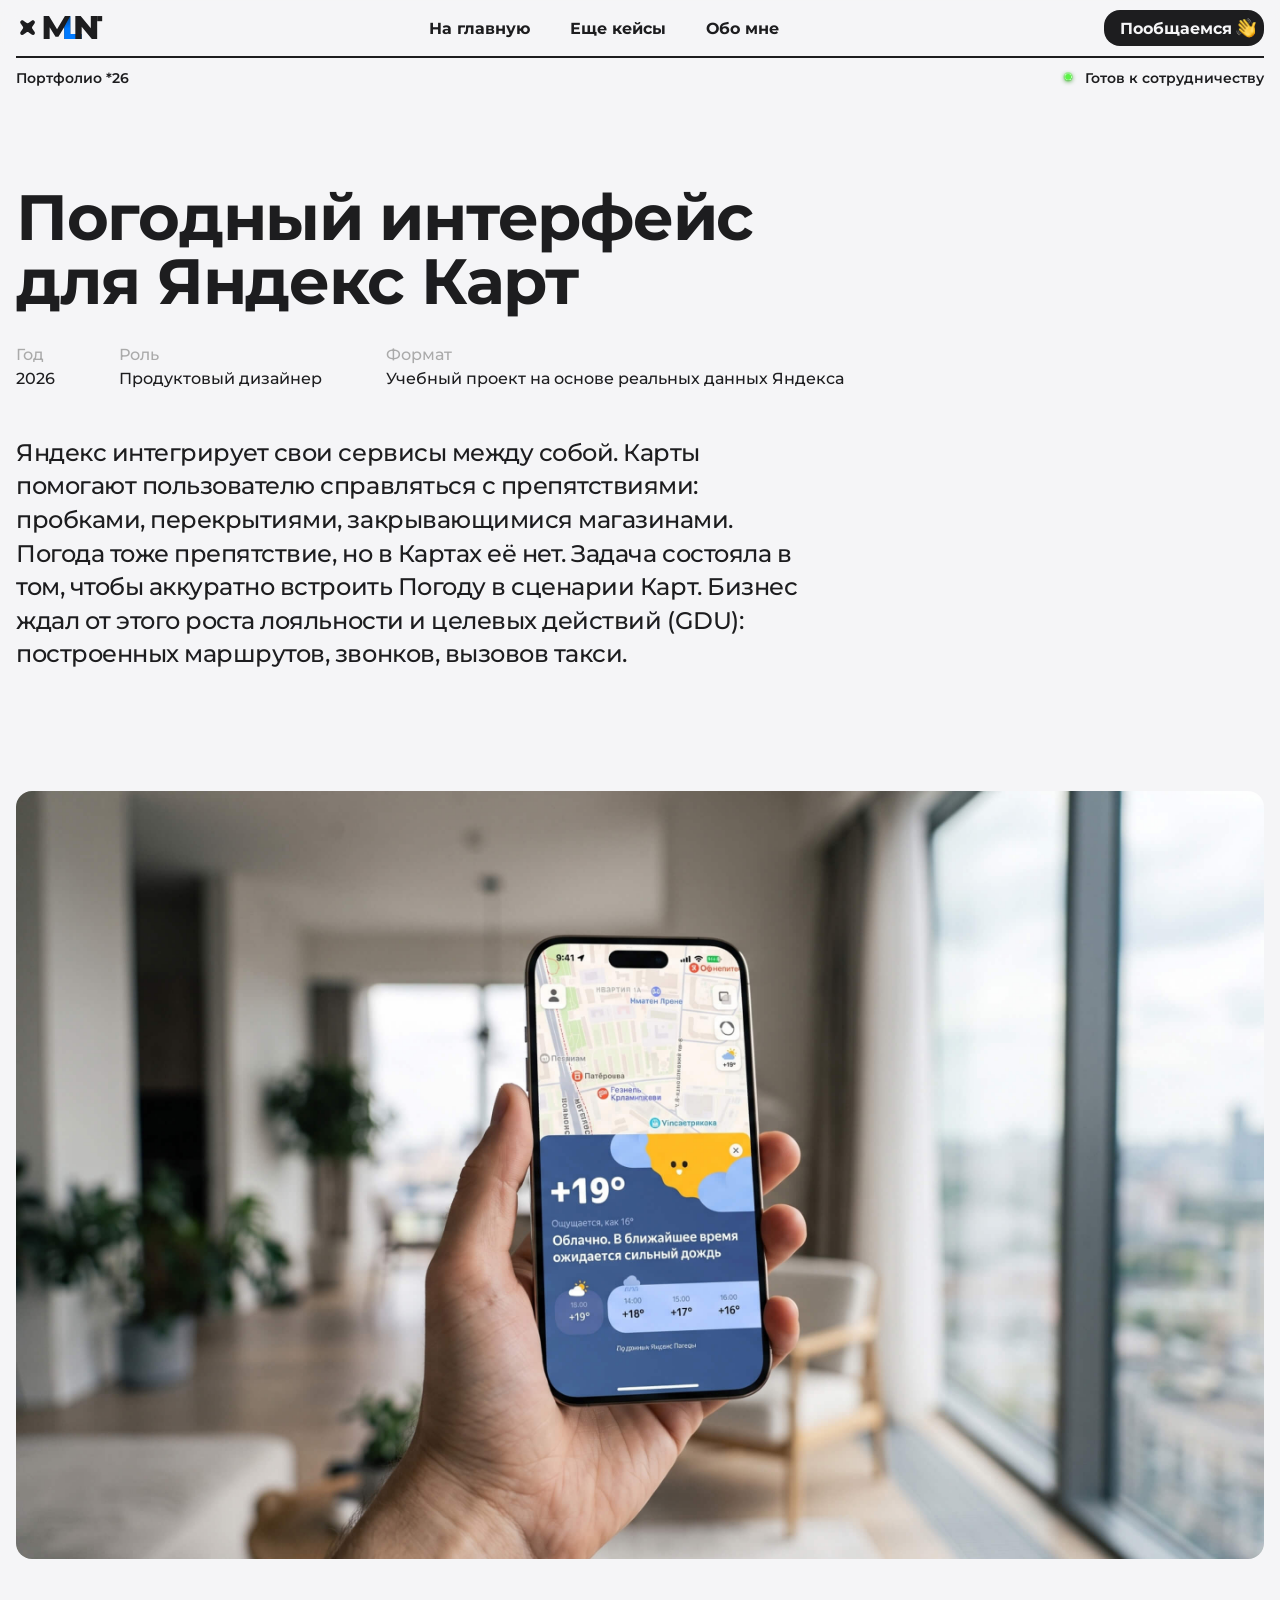
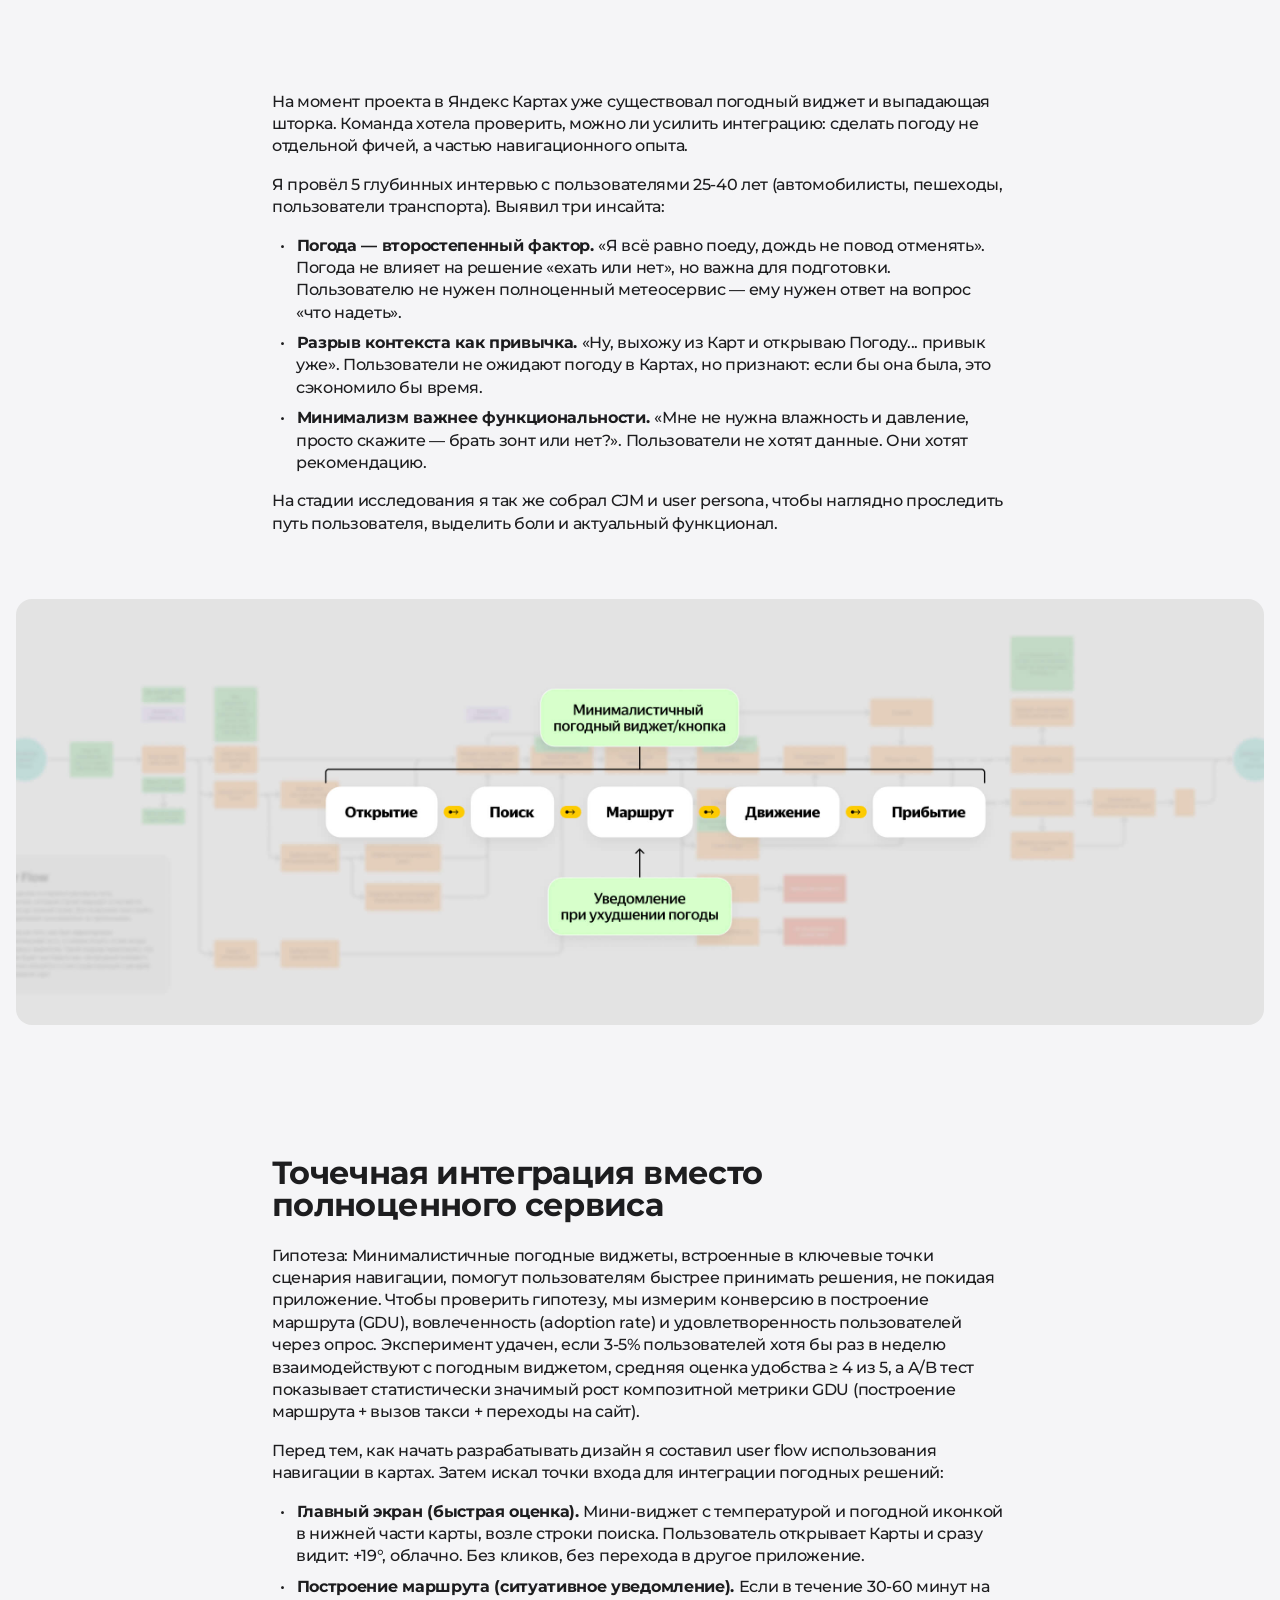
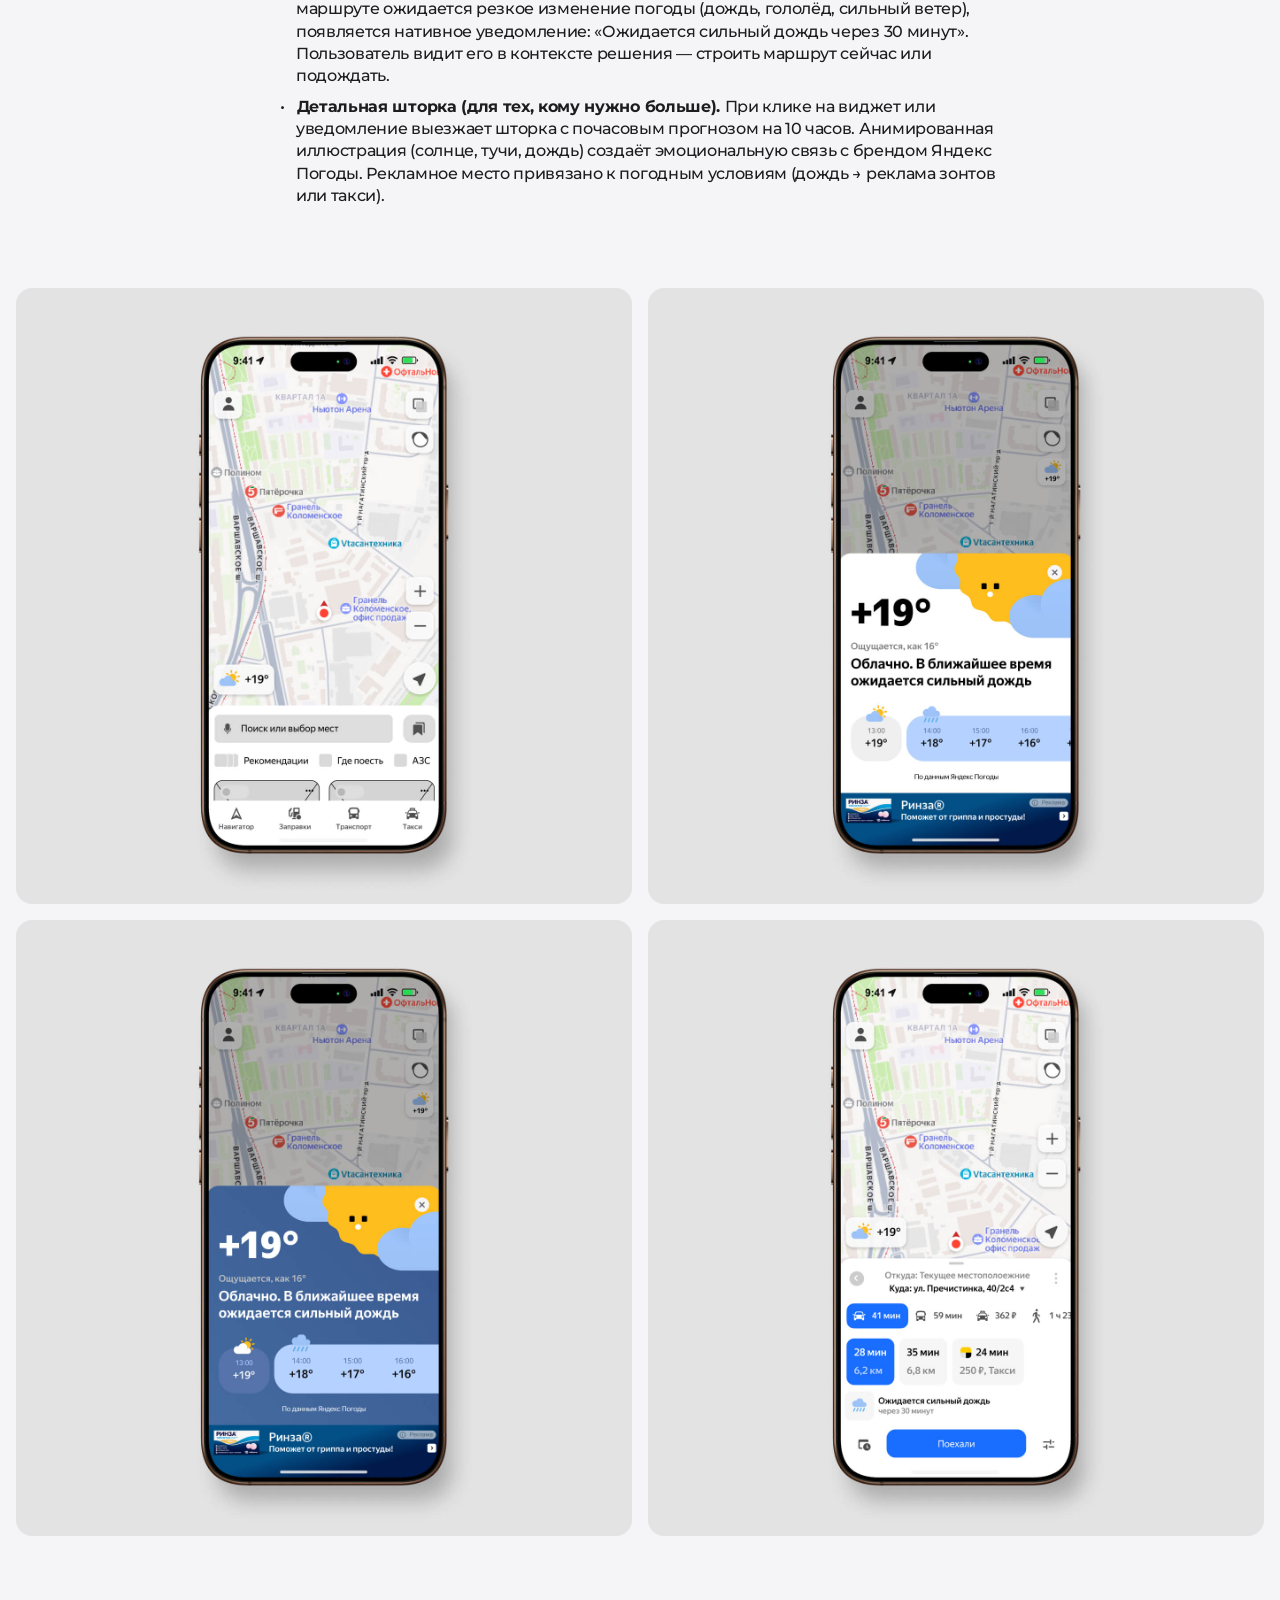
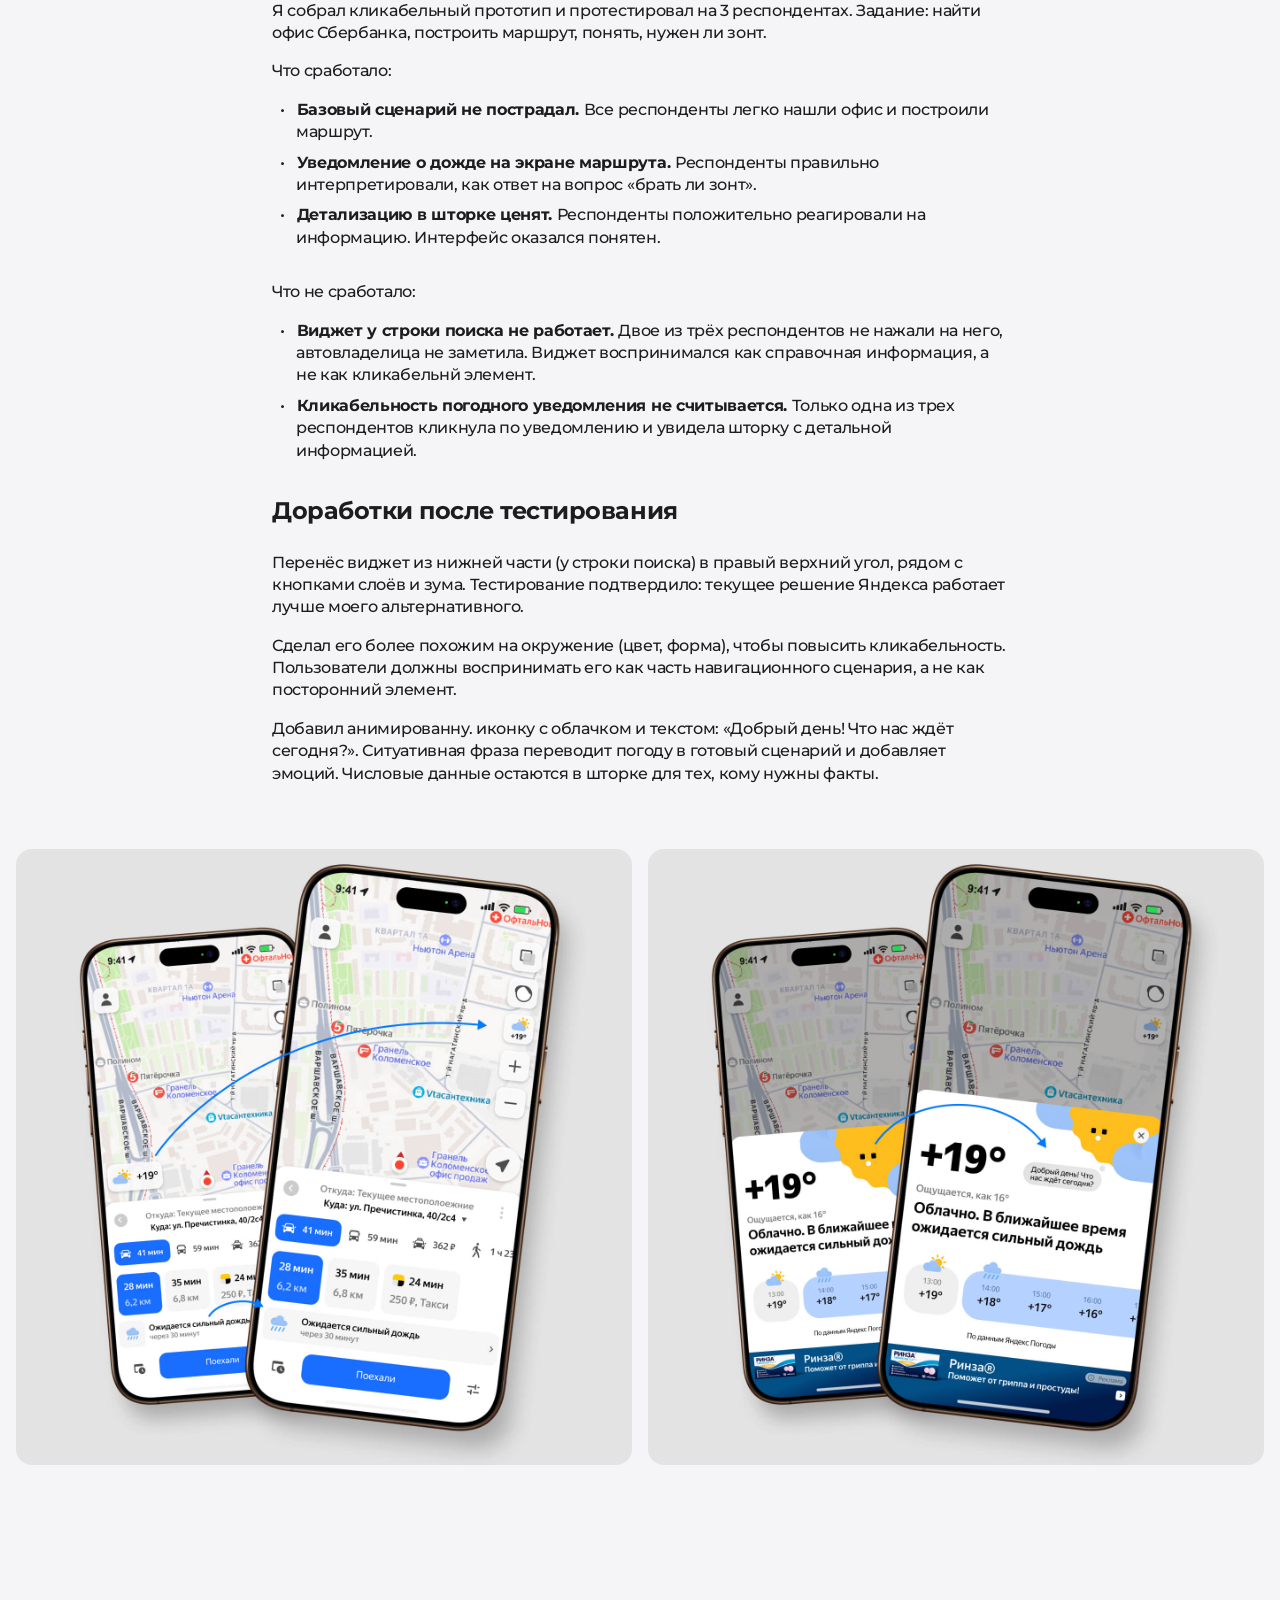
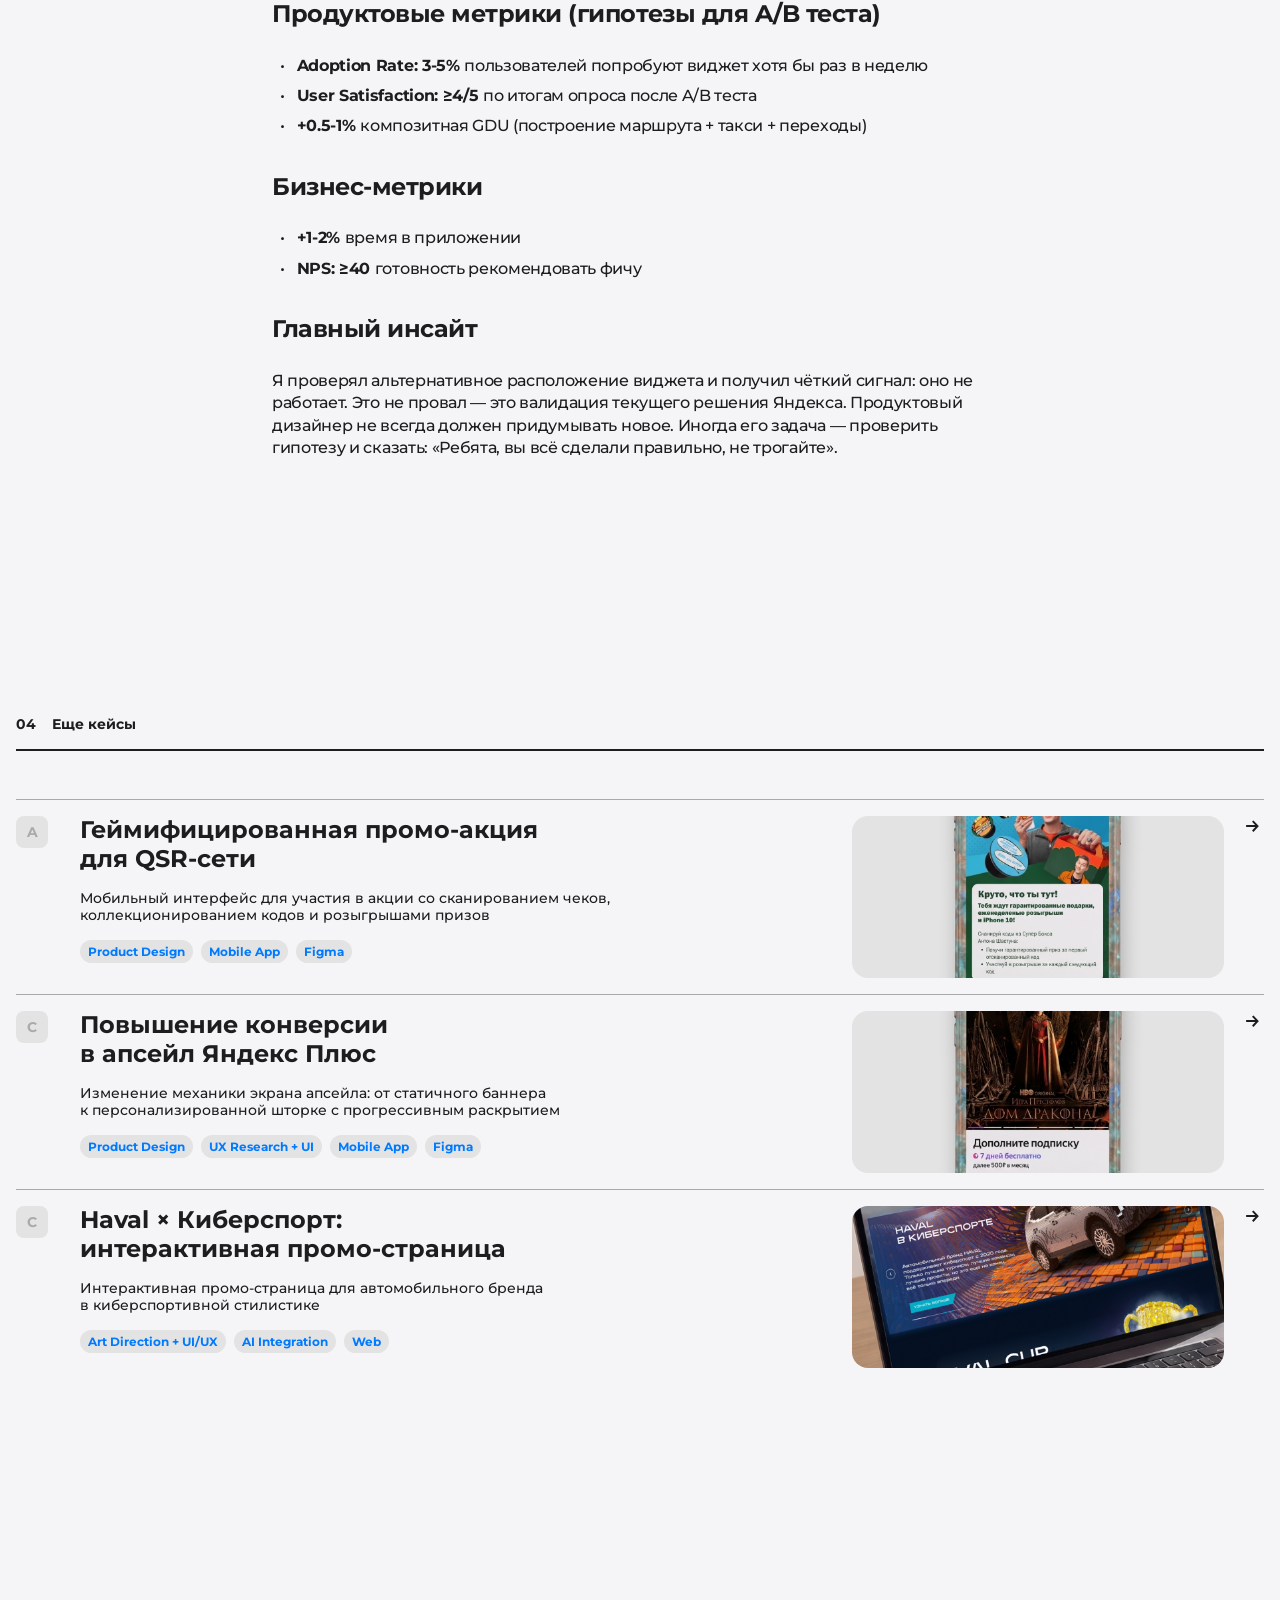
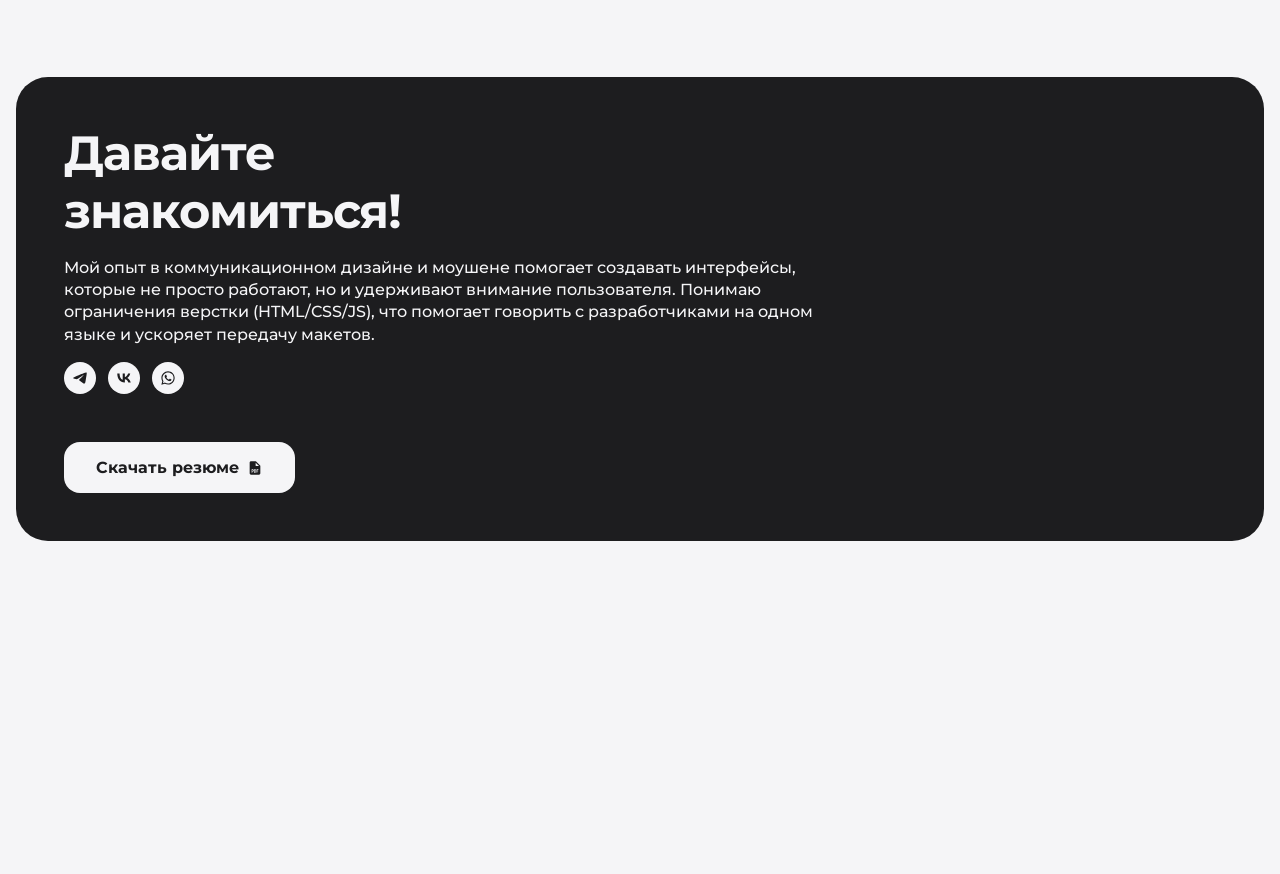
<file: cases/case_2.html>
<!DOCTYPE html>
<html lang="ru">
<head>
    <meta charset="UTF-8">
    <meta name="viewport" content="width=device-width, initial-scale=1.0">
    <title>Кейс — Продуктовый дизайнер</title>
    <link rel="preconnect" href="https://fonts.googleapis.com">
    <link rel="preconnect" href="https://fonts.gstatic.com" crossorigin>
    <link href="https://fonts.googleapis.com/css2?family=Montserrat:ital,wght@0,100..900;1,100..900&display=swap" rel="stylesheet">
    <link rel="stylesheet" href="../style.css">
    <link rel="stylesheet" href="../addons/lenis.css">
    <script src="https://code.jquery.com/jquery-3.7.1.min.js"></script>
    <script src="../addons/lens.min.js"></script>
    <script src="../script.js" defer></script>
</head>
<body>

    <!-- ===== ПРЕЛОАДЕР ===== -->
    <div class="preloader">
        <span class="preloader__count">0%</span>
        <div class="preloader__bar-track">
            <div class="preloader__bar"></div>
        </div>
    </div>

    <!-- ===== ШАПКА ===== -->
    <header class="header hero-animate header--solid" id="top">
        <div class="header__inner">
            <a href="../index.html" class="header__logo">
                <img src="../elements/Logo.svg" alt="Logo" width="91" height="24">
            </a>
            <nav class="header__nav">
                <a href="../index.html" class="header__link">На главную</a>
                <a href="#cases" class="header__link">Еще кейсы</a>
                <a href="../404.html" class="header__link">Обо мне</a>
            </nav>
            <a href="#footer" class="btn btn_primary_small_icon">
                <span>Пообщаемся</span>
                <img class="btn__icon btn__icon--default" src="../elements/icon_hand.png" alt="" width="20" height="20">
                <img class="btn__icon btn__icon--hover" src="../elements/icon_hand.png" alt="" width="20" height="20">
            </a>
            <button class="burger" aria-label="Меню">
                <span class="burger__line"></span>
                <span class="burger__line"></span>
                <span class="burger__line burger__line--short"></span>
            </button>
        </div>
    </header>

    <!-- ===== МОБИЛЬНОЕ МЕНЮ ===== -->
    <div class="mobile-menu">
        <div class="mobile-menu__inner">
            <nav class="mobile-menu__nav">
                <a href="../index.html" class="mobile-menu__link">На главную</a>
                <a href="#cases" class="mobile-menu__link">Еще кейсы</a>
                <a href="../about.html" class="mobile-menu__link">Обо мне</a>
            </nav>
            <a href="#footer" class="btn btn_primary_small_icon mobile-menu__cta">
                <span>Пообщаемся</span>
                <img class="btn__icon btn__icon--default" src="../elements/icon_hand.png" alt="" width="20" height="20">
                <img class="btn__icon btn__icon--hover" src="../elements/icon_hand.png" alt="" width="20" height="20">
            </a>
        </div>
    </div>

    <!-- ===== HERO КЕЙСА ===== -->
    <section class="case-hero">
        <div class="case-hero__top-bar">
            <div class="scr_devider"></div>
            <div class="case-hero__top-bar-inner">
                <span class="top-bar__left">Портфолио *26</span>
                <div class="top-bar__right">
                    <img src="../elements/indicator_on.svg" alt="" width="17" height="17">
                    <span>Готов к сотрудничеству</span>
                </div>
                <a href="../about.html" class="hero__right hero__right-mobile">
                    Обо мне
                    <img src="../elements/arrow-right.svg" alt="">
                </a>
            </div>
        </div>

        <div class="case-hero__bg"></div>
        <div class="case-hero__inner">
            <h1 class="case-hero__title">Погодный интерфейс<br>для Яндекс Карт</h1>
            
            <div class="case-hero__info">
                <div class="case-hero__meta">
                    <div class="case-hero__meta-item">
                        <div class="case-hero__meta-label">Год</div>
                        <div class="case-hero__meta-value">2026</div>
                    </div>
                    <div class="case-hero__meta-item">
                        <div class="case-hero__meta-label">Роль</div>
                        <div class="case-hero__meta-value">Продуктовый дизайнер</div>
                    </div>
                    <div class="case-hero__meta-item">
                        <div class="case-hero__meta-label">Формат</div>
                        <div class="case-hero__meta-value">Учебный проект на основе реальных данных Яндекса</div>
                    </div>
                </div>
            </div>

            <p class="case-hero__desc">Яндекс интегрирует свои сервисы между собой. Карты помогают пользователю справляться с препятствиями: пробками, перекрытиями, закрывающимися магазинами. Погода тоже препятствие, но в Картах её нет. Задача состояла в том, чтобы аккуратно встроить Погоду в сценарии Карт. Бизнес ждал от этого роста лояльности и целевых действий (GDU): построенных маршрутов, звонков, вызовов такси.</p>
        </div>
    </section>

    <!-- ===== КОНТЕНТ КЕЙСА ===== -->
    <section class="case-content">
        <div class="case-content__inner">
            <div class="case-content__image case-content__image--title">
                <img src="../elements/Content/cases/case_2/img_title.jpg" alt="Геймифицированная промо-акция для QSR-сети">
            </div>

            <div class="case-content__text-block">
                <div class="case-content__container">
                    <div class="case-content__title-row">
                        <span class="case-content__number">01</span>
                        <h2 class="case-content__headline">Проблема</h2>
                    </div>
                    <div class="scr_devider"></div>
                    <div class="case-content__text-content">
                        <div class="case-content__text-inner">
                            <p>На момент проекта в Яндекс Картах уже существовал погодный виджет и выпадающая шторка. Команда хотела проверить, можно ли усилить интеграцию: сделать погоду не отдельной фичей, а частью навигационного опыта.</p>
                            <p>Я провёл 5 глубинных интервью с пользователями 25-40 лет (автомобилисты, пешеходы, пользователи транспорта). Выявил три инсайта:</p>
                            <ul class="case-content__bulits">
                                <li class="case-content__bulits-item"><span class="bulits-item--bold">Погода — второстепенный фактор. </span>«Я всё равно поеду, дождь не повод отменять». Погода не влияет на решение «ехать или нет», но важна для подготовки. Пользователю не нужен полноценный метеосервис — ему нужен ответ на вопрос «что надеть».</li>
                                <li class="case-content__bulits-item"><span class="bulits-item--bold">Разрыв контекста как привычка. </span>«Ну, выхожу из Карт и открываю Погоду... привык уже». Пользователи не ожидают погоду в Картах, но признают: если бы она была, это сэкономило бы время.</li>
                                <li class="case-content__bulits-item"><span class="bulits-item--bold">Минимализм важнее функциональности. </span>«Мне не нужна влажность и давление, просто скажите — брать зонт или нет?». Пользователи не хотят данные. Они хотят рекомендацию.</li>
                            </ul>
                            <p>На стадии исследования я так же собрал CJM и user persona, чтобы наглядно проследить путь пользователя, выделить боли и актуальный функционал.</p>
                        </div>
                    </div>
                </div>
            </div>

            <div class="case-content__image case-content__image--title">
                <img src="../elements/Content/cases/case_2/img_subtitle.jpg" alt="Геймифицированная промо-акция для QSR-сети">
            </div>

            <div class="case-content__text-block">
                <div class="case-content__container">
                    <div class="case-content__title-row">
                        <span class="case-content__number">02</span>
                        <h2 class="case-content__headline">Решение</h2>
                    </div>
                    <div class="scr_devider"></div>
                    <div class="case-content__text-content">
                        <h3 class="case-content__subheadline">Точечная интеграция вместо полноценного сервиса</h3>
                        <div class="case-content__text-inner">
                            <p>Гипотеза: Минималистичные погодные виджеты, встроенные в ключевые точки сценария навигации, помогут пользователям быстрее принимать решения, не покидая приложение. Чтобы проверить гипотезу, мы измерим конверсию в построение маршрута (GDU), вовлеченность (adoption rate) и удовлетворенность пользователей через опрос. Эксперимент удачен, если 3-5% пользователей хотя бы раз в неделю взаимодействуют с погодным виджетом, средняя оценка удобства ≥ 4 из 5, а A/B тест показывает статистически значимый рост композитной метрики GDU (построение маршрута + вызов такси + переходы на сайт).</p>
                            <p>Перед тем, как начать разрабатывать дизайн я составил user flow использования навигации в картах. Затем искал точки входа для интеграции погодных решений:</p>
                            <ul class="case-content__bulits">
                                <li class="case-content__bulits-item"><span class="bulits-item--bold">Главный экран (быстрая оценка). </span>Мини-виджет с температурой и погодной иконкой в нижней части карты, возле строки поиска. Пользователь открывает Карты и сразу видит: +19°, облачно. Без кликов, без перехода в другое приложение.</li>
                                <li class="case-content__bulits-item"><span class="bulits-item--bold">Построение маршрута (ситуативное уведомление). </span>Если в течение 30-60 минут на маршруте ожидается резкое изменение погоды (дождь, гололёд, сильный ветер), появляется нативное уведомление: «Ожидается сильный дождь через 30 минут». Пользователь видит его в контексте решения — строить маршрут сейчас или подождать.</li>
                                <li class="case-content__bulits-item"><span class="bulits-item--bold">Детальная шторка (для тех, кому нужно больше). </span>При клике на виджет или уведомление выезжает шторка с почасовым прогнозом на 10 часов. Анимированная иллюстрация (солнце, тучи, дождь) создаёт эмоциональную связь с брендом Яндекс Погоды. Рекламное место привязано к погодным условиям (дождь → реклама зонтов или такси).</li>
                            </ul>
                        </div>
                    </div>
                </div>
            </div>

            <div class="case-content__grid">
                <div class="case-content__grid-row">
                    <div class="case-content__grid-item">
                        <div class="case-content__grid-image">
                            <img src="../elements/Content/cases/case_2/img_1.jpg" alt="Экран">
                        </div>
                    </div>
                    <div class="case-content__grid-item">
                        <div class="case-content__grid-image">
                            <img src="../elements/Content/cases/case_2/img_2.jpg" alt="Экран">
                        </div>
                    </div>
                </div>
                <div class="case-content__grid-row">
                    <div class="case-content__grid-item">
                        <div class="case-content__grid-image">
                            <img src="../elements/Content/cases/case_2/img_3.jpg" alt="Экран">
                        </div>
                    </div>
                    <div class="case-content__grid-item">
                        <div class="case-content__grid-image">
                            <img src="../elements/Content/cases/case_2/img_4.jpg" alt="Экран">
                        </div>
                    </div>
                </div>
            </div>

            <div class="case-content__text-block">
                <div class="case-content__container">
                    <div class="case-content__text-content">
                        <p>Я собрал кликабельный прототип и протестировал на 3 респондентах. Задание: найти офис Сбербанка, построить маршрут, понять, нужен ли зонт.</p>
                    </div>
                    <div class="case-content__text-content">
                        <p>Что сработало:</p>
                        <ul class="case-content__bulits">
                            <li class="case-content__bulits-item"><span class="bulits-item--bold">Базовый сценарий не пострадал. </span>Все респонденты легко нашли офис и построили маршрут.</li>
                            <li class="case-content__bulits-item"><span class="bulits-item--bold">Уведомление о дожде на экране маршрута. </span>Респонденты правильно интерпретировали, как ответ на вопрос «брать ли зонт».</li>
                            <li class="case-content__bulits-item"><span class="bulits-item--bold">Детализацию в шторке ценят. </span>Респонденты положительно реагировали на информацию. Интерфейс оказался понятен.</li>
                        </ul>
                    </div>
                    <div class="case-content__text-content">
                        <p>Что не сработало:</p>
                        <ul class="case-content__bulits">
                            <li class="case-content__bulits-item"><span class="bulits-item--bold">Виджет у строки поиска не работает. </span>Двое из трёх респондентов не нажали на него, автовладелица не заметила. Виджет воспринимался как справочная информация, а не как кликабельнй элемент.</li>
                            <li class="case-content__bulits-item"><span class="bulits-item--bold">Кликабельность погодного уведомления не считывается. </span>Только одна из трех респондентов кликнула по уведомлению и увидела шторку с детальной информацией.</li>
                        </ul>
                    </div>
                    <div class="case-content__text-content">
                        <h3 class="case-content__subheadline_small">Доработки после тестирования</h3>
                        <p>Перенёс виджет из нижней части (у строки поиска) в правый верхний угол, рядом с кнопками слоёв и зума. Тестирование подтвердило: текущее решение Яндекса работает лучше моего альтернативного.</p>
                        <p>Сделал его более похожим на окружение (цвет, форма), чтобы повысить кликабельность. Пользователи должны воспринимать его как часть навигационного сценария, а не как посторонний элемент.</p>
                        <p>Добавил анимированну. иконку с облачком и текстом: «Добрый день! Что нас ждёт сегодня?». Ситуативная фраза переводит погоду в готовый сценарий и добавляет эмоций. Числовые данные остаются в шторке для тех, кому нужны факты.</p>
                    </div>
                </div>
            </div>

            <div class="case-content__grid">
                <div class="case-content__grid-row">
                    <div class="case-content__grid-item">
                        <div class="case-content__grid-image">
                            <img src="../elements/Content/cases/case_2/img_5.jpg" alt="Экран">
                        </div>
                    </div>
                    <div class="case-content__grid-item">
                        <div class="case-content__grid-image">
                            <img src="../elements/Content/cases/case_2/img_6.jpg" alt="Экран">
                        </div>
                    </div>
                </div>
            </div>

            <div class="case-content__text-block">
                <div class="case-content__container">
                    <div class="case-content__title-row">
                        <span class="case-content__number">03</span>
                        <h2 class="case-content__headline">Результат. Гипотетические метрики, реальные инсайты.</h2>
                    </div>
                    <div class="scr_devider"></div>
                    <div class="case-content__text-content">
                        <h3 class="case-content__subheadline_small">Продуктовые метрики (гипотезы для A/B теста)</h3>
                        <ul class="case-content__bulits">
                            <li class="case-content__bulits-item"><span class="bulits-item--bold">Adoption Rate: 3-5% </span>пользователей попробуют виджет хотя бы раз в неделю</li>
                            <li class="case-content__bulits-item"><span class="bulits-item--bold">User Satisfaction: ≥4/5 </span>по итогам опроса после A/B теста</li>
                            <li class="case-content__bulits-item"><span class="bulits-item--bold">+0.5-1% </span>композитная GDU (построение маршрута + такси + переходы)</li>
                        </ul>
                    </div>
                    <div class="case-content__text-content">
                        <h3 class="case-content__subheadline_small">Бизнес-метрики</h3>
                        <ul class="case-content__bulits">
                            <li class="case-content__bulits-item"><span class="bulits-item--bold">+1-2% </span>время в приложении</li>
                            <li class="case-content__bulits-item"><span class="bulits-item--bold">NPS: ≥40 </span>готовность рекомендовать фичу</li>
                        </ul>
                    </div>
                    <div class="case-content__text-content">
                        <h3 class="case-content__subheadline_small">Главный инсайт</h3>
                        <p>Я проверял альтернативное расположение виджета и получил чёткий сигнал: оно не работает. Это не провал — это валидация текущего решения Яндекса. Продуктовый дизайнер не всегда должен придумывать новое. Иногда его задача — проверить гипотезу и сказать: «Ребята, вы всё сделали правильно, не трогайте».</p>
                    </div>
                </div>
            </div>

        </div>
    </section>

    <!-- ===== КЕЙСЫ ===== -->
    <section class="cases-page" id="cases">
        <div class="cases-page__inner">
            <div class="cases-page__title">
                <div class="cases-page__title-text">
                    <span class="cases-page__number">04</span>
                    <span class="cases-page__heading">Еще кейсы</span>
                </div>
                <div class="scr_devider"></div>
            </div>

            <div class="cases-list">
                <div class="cases-tab" data-tab="product">
                    <!-- Кейс A -->
                    <div class="case-card">
                        <div class="block_devider_gray"></div>
                        <a href="case_1.html" class="case-card__content">
                            <div class="case-card__number">A</div>
                            <div class="case-card__left">
                                <div class="case-card__info">
                                    <h3 class="case-card__title">Геймифицированная промо-акция<br>для QSR-сети</h3>
                                    <p class="case-card__desc">Мобильный интерфейс для участия в акции со сканированием чеков,<br>коллекционированием кодов и розыгрышами призов</p>
                                    <div class="case-card__tags">
                                        <span class="case-card__tag">Product Design</span>
                                        <span class="case-card__tag">Mobile App</span>
                                        <span class="case-card__tag">Figma</span>
                                        <span class="case-card__tag tag-placeholder">Tag text</span>
                                    </div>
                                </div>
                            </div>
                            <div class="case-card__image">
                                <img src="../elements/Casecards/Product_Case_1.jpg" alt="Case A">
                            </div>
                            <div class="case-card__arrow">
                                <img class="arrow-default" src="../elements/arrow-right.svg" alt="">
                                <img class="arrow-hover" src="../elements/arrow-right-blue.svg" alt="">
                            </div>
                        </a>
                    </div>

                    <!-- Кейс B -->
                    <div class="case-card case-card--hidden">
                        <div class="block_devider_gray"></div>
                        <a href="#" class="case-card__content">
                            <div class="case-card__number">B</div>
                            <div class="case-card__left">
                                <div class="case-card__info">
                                    <h3 class="case-card__title">Погодный интерфейс<br>для Яндекс Карт</h3>
                                    <p class="case-card__desc">Интеграция погодных данных в навигационный сценарий:<br>виджет, детальный прогноз и ситуативные уведомления</p>
                                    <div class="case-card__tags">
                                        <span class="case-card__tag">Product Design</span>
                                        <span class="case-card__tag">UX Research + UI</span>
                                        <span class="case-card__tag">Mobile App</span>
                                        <span class="case-card__tag">Figma</span>
                                    </div>
                                </div>
                            </div>
                            <div class="case-card__image">
                                <img src="../elements/Casecards/Product_Case_2.jpg" alt="Case B">
                            </div>
                            <div class="case-card__arrow">
                                <img class="arrow-default" src="../elements/arrow-right.svg" alt="">
                                <img class="arrow-hover" src="../elements/arrow-right-blue.svg" alt="">
                            </div>
                        </a>
                    </div>

                    <!-- Кейс C -->
                    <div class="case-card">
                        <div class="block_devider_gray"></div>
                        <a href="case_3.html" class="case-card__content">
                            <div class="case-card__number">C</div>
                            <div class="case-card__left">
                                <div class="case-card__info">
                                    <h3 class="case-card__title">Повышение конверсии<br>в апсейл Яндекс Плюс</h3>
                                    <p class="case-card__desc">Изменение механики экрана апсейла: от статичного баннера<br>к персонализированной шторке с прогрессивным раскрытием</p>
                                    <div class="case-card__tags">
                                        <span class="case-card__tag">Product Design</span>
                                        <span class="case-card__tag">UX Research + UI</span>
                                        <span class="case-card__tag">Mobile App</span>
                                        <span class="case-card__tag">Figma</span>
                                    </div>
                                </div>
                            </div>
                            <div class="case-card__image">
                                <img src="../elements/Casecards/Product_Case_3.jpg" alt="Case C">
                            </div>
                            <div class="case-card__arrow">
                                <img class="arrow-default" src="../elements/arrow-right.svg" alt="">
                                <img class="arrow-hover" src="../elements/arrow-right-blue.svg" alt="">
                            </div>
                        </a>
                    </div>

                    <!-- Кейс D -->
                    <div class="case-card">
                        <div class="block_devider_gray"></div>
                        <a href="case_4.html" class="case-card__content">
                            <div class="case-card__number">С</div>
                            <div class="case-card__left">
                                <div class="case-card__info">
                                    <h3 class="case-card__title">Haval × Киберспорт:<br>интерактивная промо-страница</h3>
                                    <p class="case-card__desc">Интерактивная промо-страница для автомобильного бренда<br>в киберспортивной стилистике</p>
                                    <div class="case-card__tags">
                                        <span class="case-card__tag">Art Direction + UI/UX</span>
                                        <span class="case-card__tag">AI Integration</span>
                                        <span class="case-card__tag">Web</span>
                                    </div>
                                </div>
                            </div>
                            <div class="case-card__image">
                                <img src="../elements/Casecards/Product_Case_4.jpg" alt="Case D">
                            </div>
                            <div class="case-card__arrow">
                                <img class="arrow-default" src="../elements/arrow-right.svg" alt="">
                                <img class="arrow-hover" src="../elements/arrow-right-blue.svg" alt="">
                            </div>
                        </a>
                    </div>
                </div>
            </div>
        </div>
    </section>

    <!-- ===== КОНТАКТЫ ===== -->
    <section class="contacts" id="contacts">
        <div class="contacts__inner">
            <div class="contacts__title page-title">
                <div class="page-title__text">
                    <span class="contacts__number">05</span>
                    <span class="contacts__heading">Контакты</span>
                </div>
                <div class="scr_devider"></div>
            </div>

            <div class="contacts__card contacts__card--animated">
                <div class="contacts__content">
                    <h2 class="contacts__headline">Давайте<br>знакомиться!</h2>
                    <p class="contacts__desc">Мой опыт в коммуникационном дизайне и моушене помогает создавать интерфейсы, которые не просто работают, но и удерживают внимание пользователя. Понимаю ограничения верстки (HTML/CSS/JS), что помогает говорить с разработчиками на одном языке и ускоряет передачу макетов.</p>
                    <div class="contacts__socials">
                        <a href="https://t.me/malanov" class="contacts__social contacts__social--tg">
                            <img class="social-icon--default" src="../elements/tg_b.svg" alt="Telegram" width="16" height="16">
                            <img class="social-icon--hover" src="../elements/tg_w.svg" alt="Telegram" width="16" height="16">
                        </a>
                        <a href="https://vk.ru/mikemal" class="contacts__social contacts__social--vk">
                            <img class="social-icon--default" src="../elements/vk_b.svg" alt="VK" width="16" height="16">
                            <img class="social-icon--hover" src="../elements/vk_w.svg" alt="VK" width="16" height="16">
                        </a>
                        <a href="https://wa.me/qr/7PNFHAGL4TN4G1" class="contacts__social contacts__social--wu">
                            <img class="social-icon--default" src="../elements/wu_b.svg" alt="WhatsApp" width="16" height="16">
                            <img class="social-icon--hover" src="../elements/wu_w.svg" alt="WhatsApp" width="16" height="16">
                        </a>
                    </div>
                </div>
                <a href="../elements/Resume_Malanov.pdf" target="_blank" class="btn btn_resume">
                    Скачать резюме
                    <img class="btn__icon btn__icon--default" src="../elements/pdf-black.svg" alt="" width="16" height="16">
                    <img class="btn__icon btn__icon--hover" src="../elements/pdf-white.svg" alt="" width="16" height="16">
                </a>
            </div>
        </div>
    </section>

    <!-- ===== ФУТЕР ===== -->
    <footer class="footer" id="footer">
        <div class="footer__inner">
            <div class="footer__left">
                <div class="footer__spin">
                    <img src="../elements/Spin_1.svg" alt="">
                </div>
                <div class="footer__logo">
                    <img src="../elements/Logo_2.svg" alt="Logo" width="61" height="24">
                </div>
            </div>
            <div class="footer__right">
                <div class="footer__info">
                    <div class="footer__column">
                        <span class="footer__label">E-MAIL</span>
                        <span class="footer__link">m.malanov@gmail.com</span>
                    </div>
                    <div class="footer__column">
                        <span class="footer__label">PHONE</span>
                        <span class="footer__link">+7 916 252 64 29</span>
                    </div>
                    <div class="footer__column">
                        <span class="footer__label">LOCATION</span>
                        <span class="footer__link">Moscow</span>
                    </div>
                </div>
                <div class="footer__divider"></div>
                <div class="footer__bottom">
                    <span class="footer__copyright">© 2026 Маланов Михаил</span>
                    <span class="footer__credit">Спроектировано с любовью</span>
                </div>
            </div>
        </div>
    </footer>

</body>
</html>
</file>
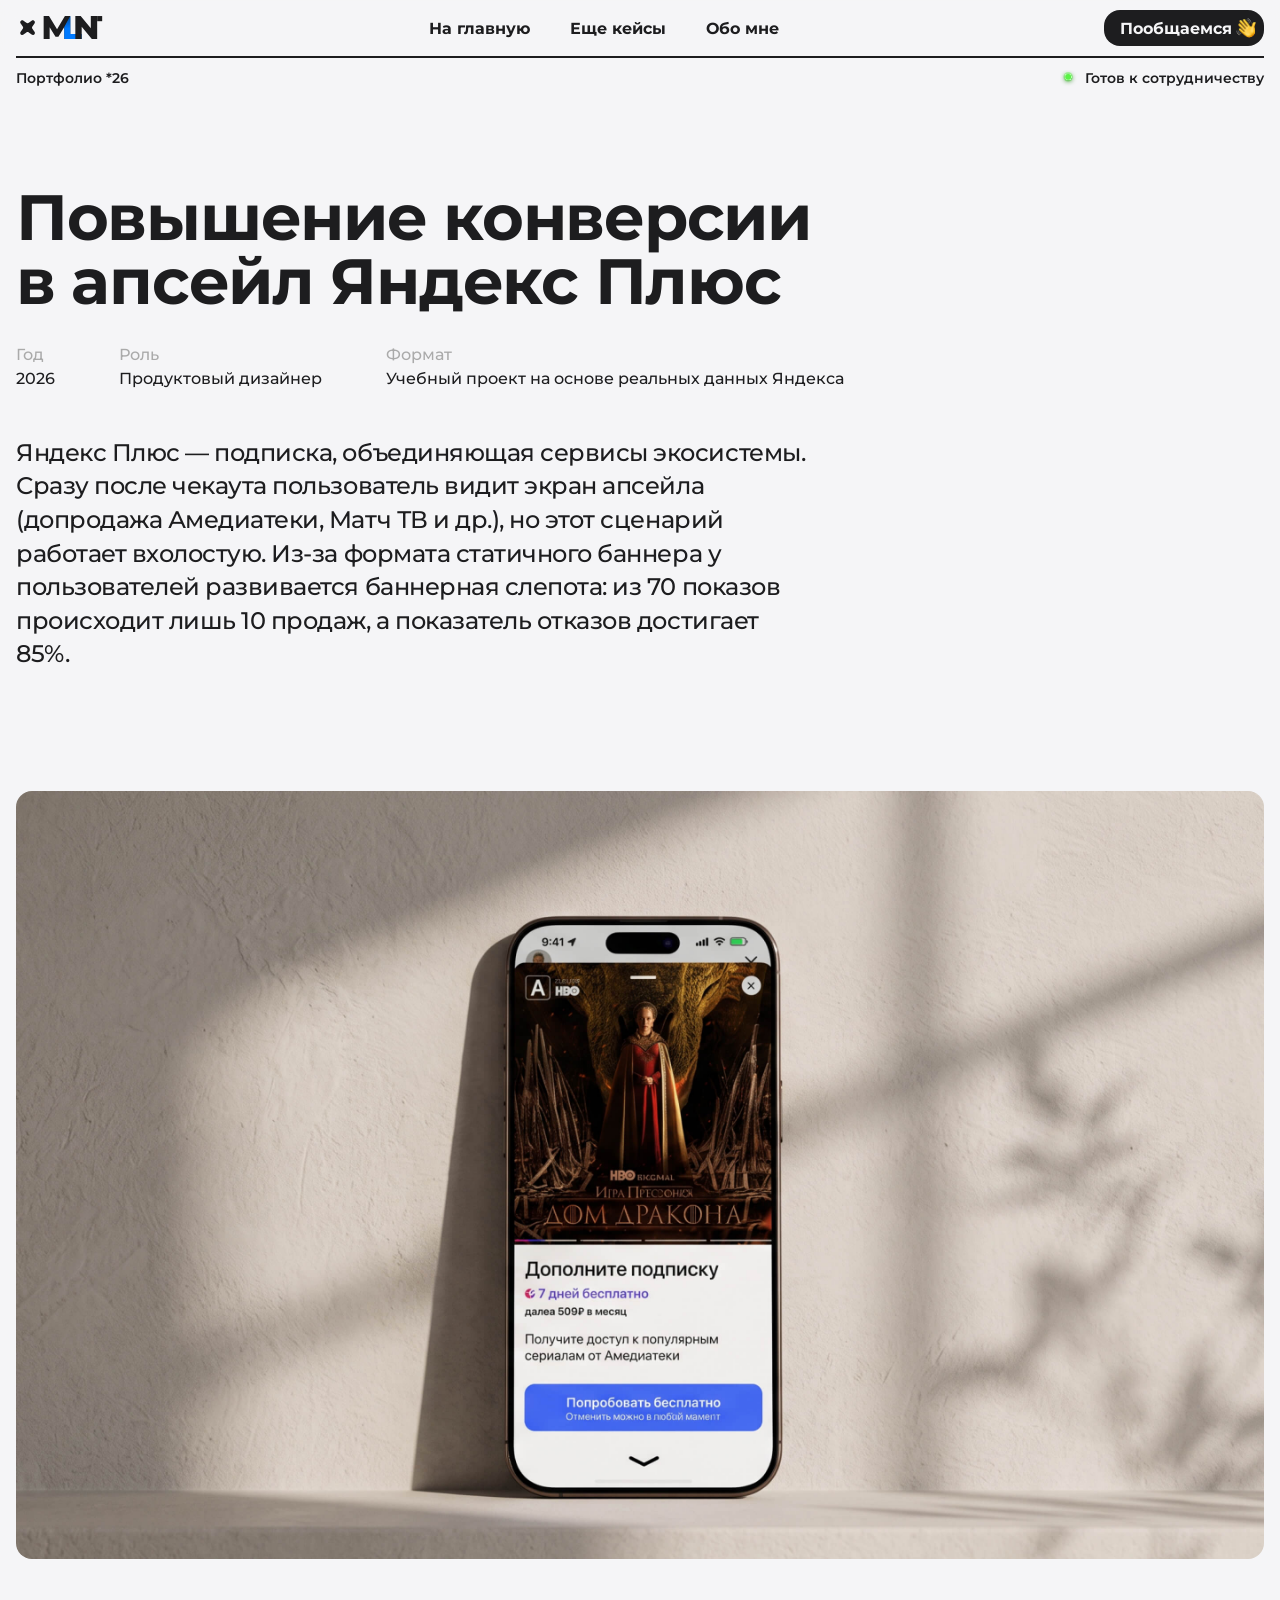
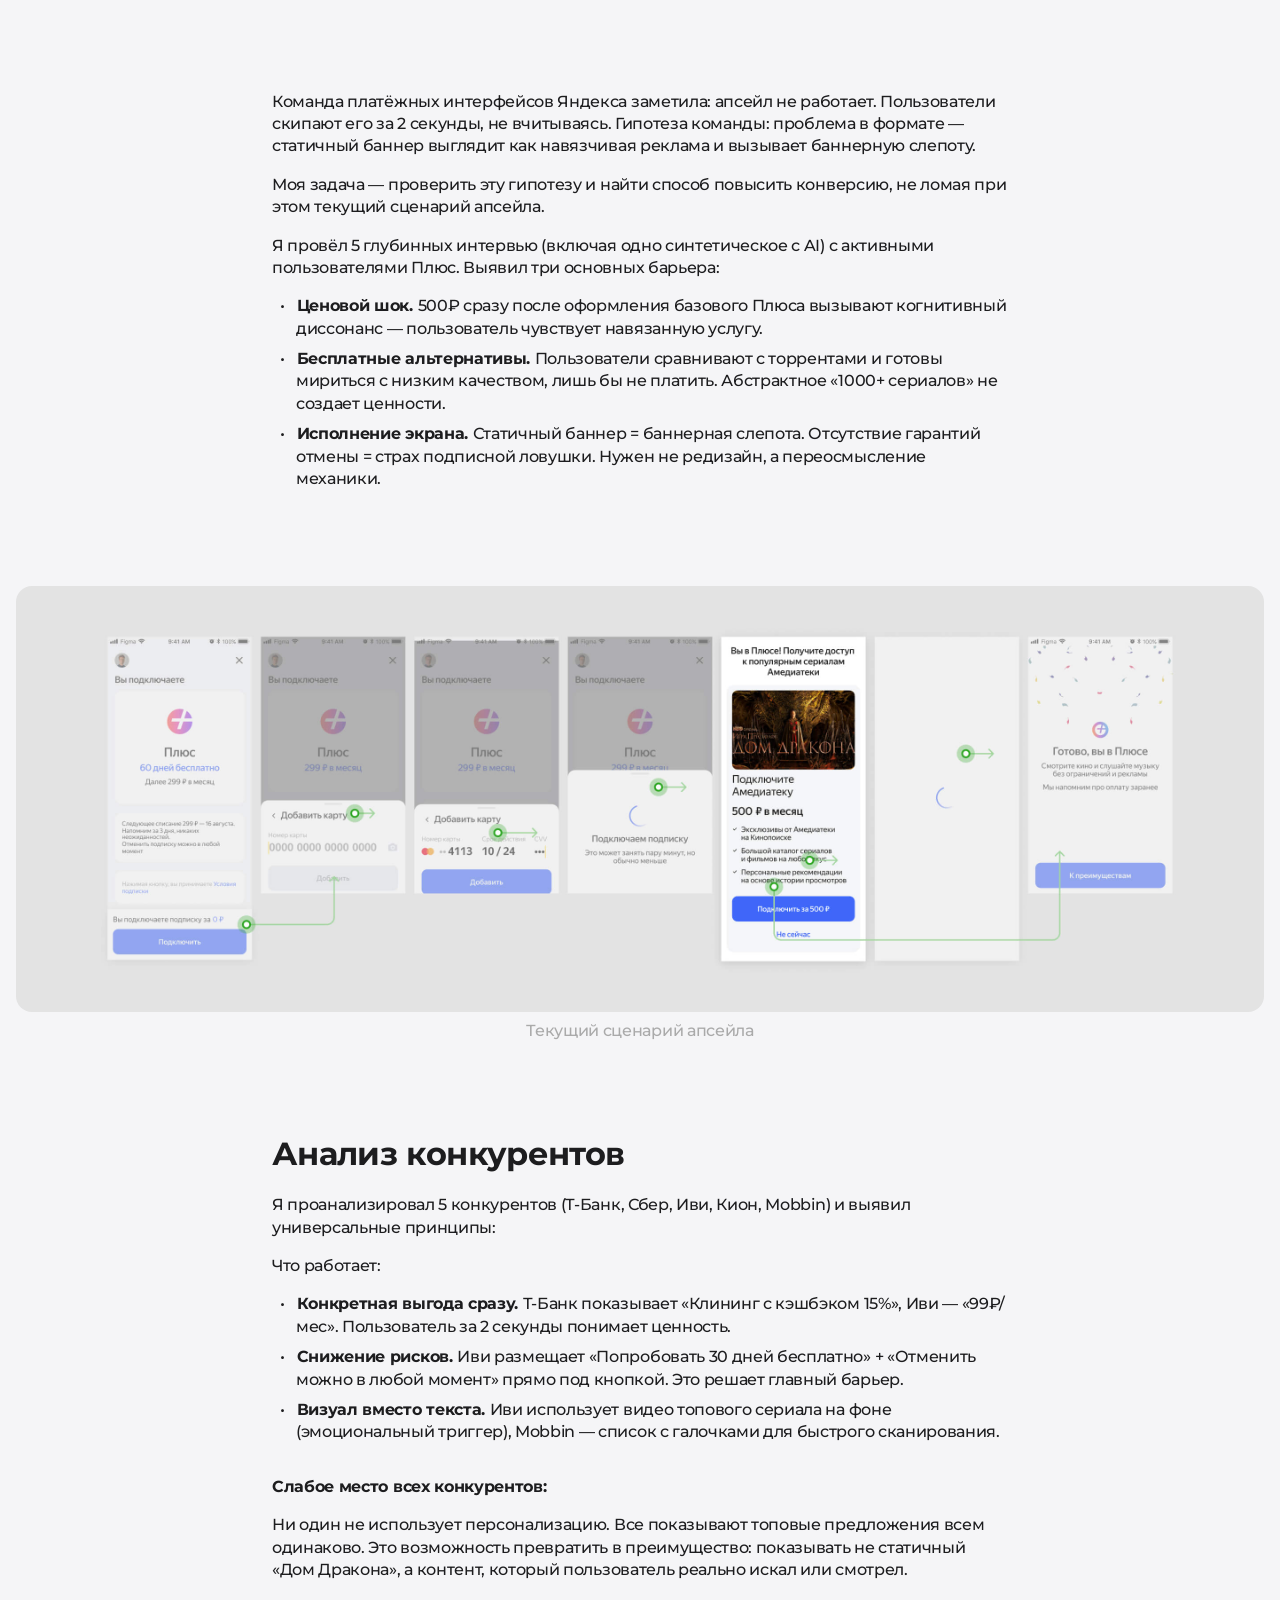
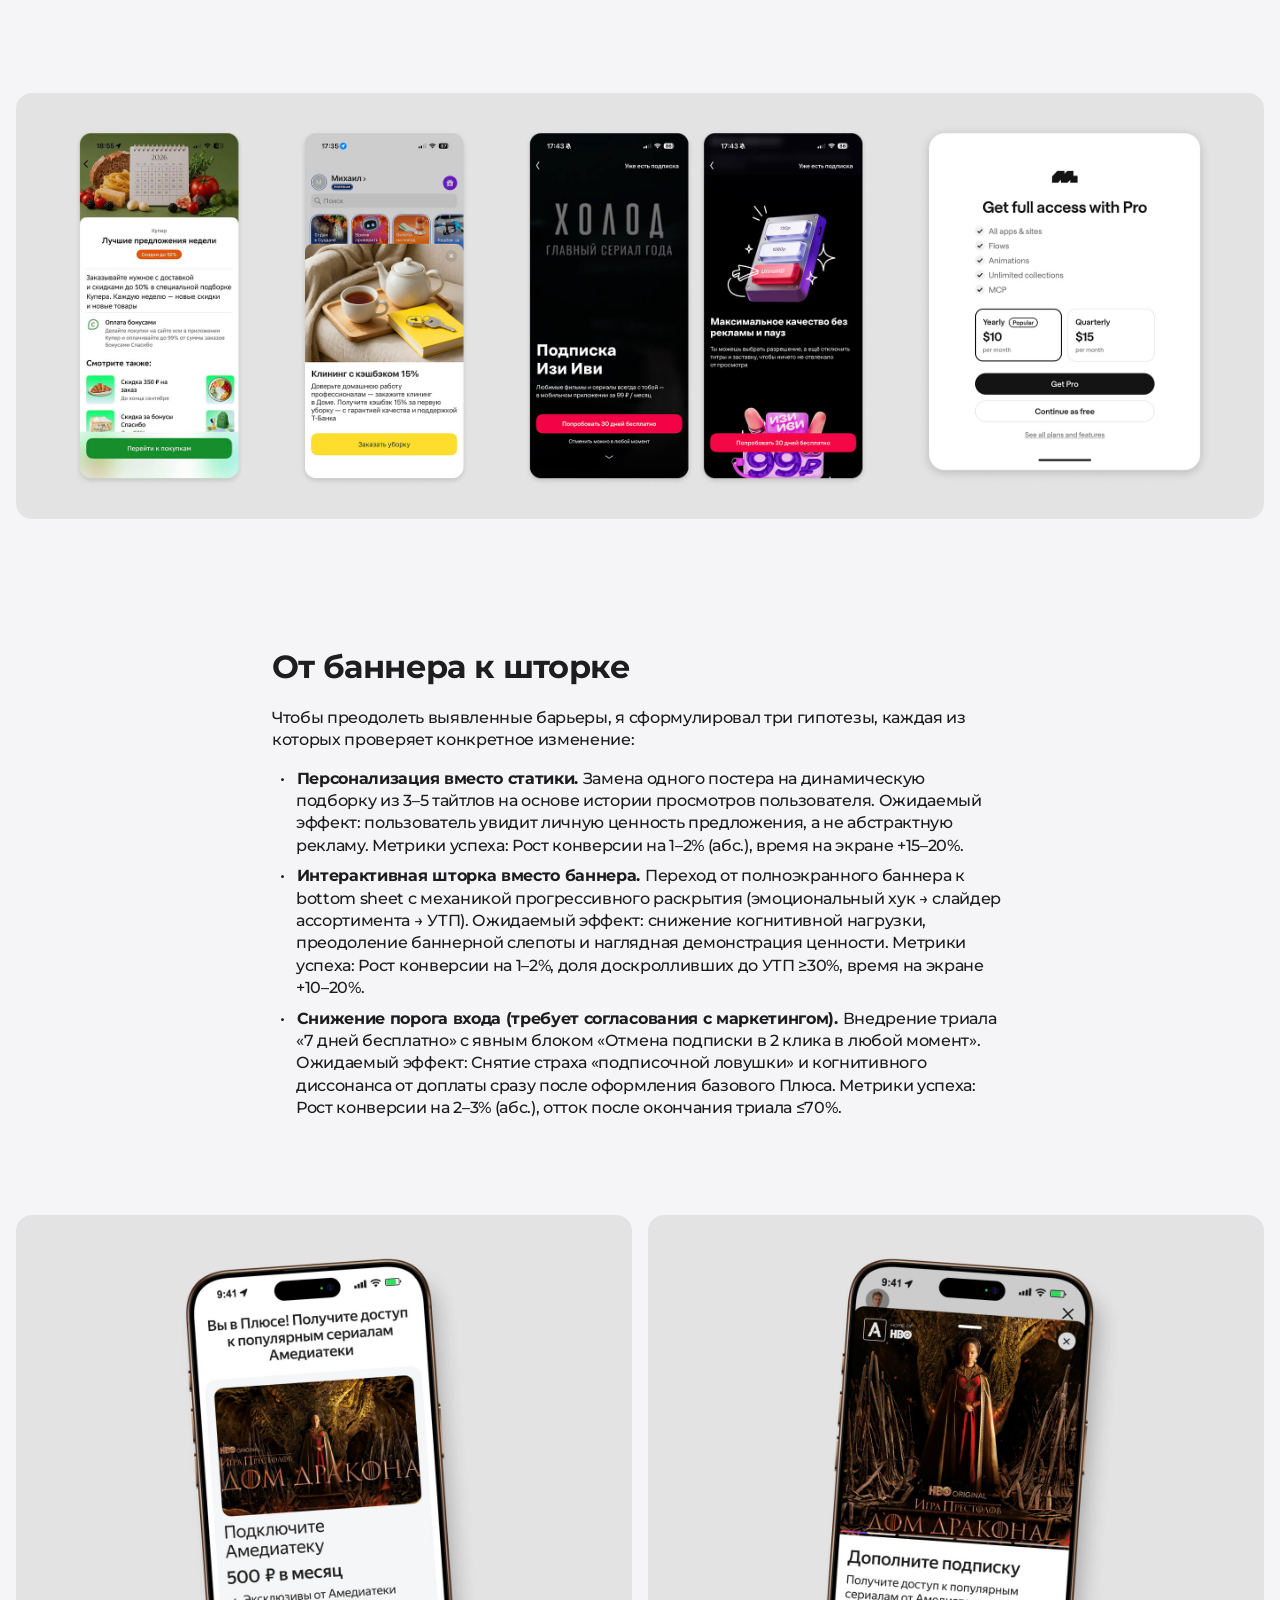
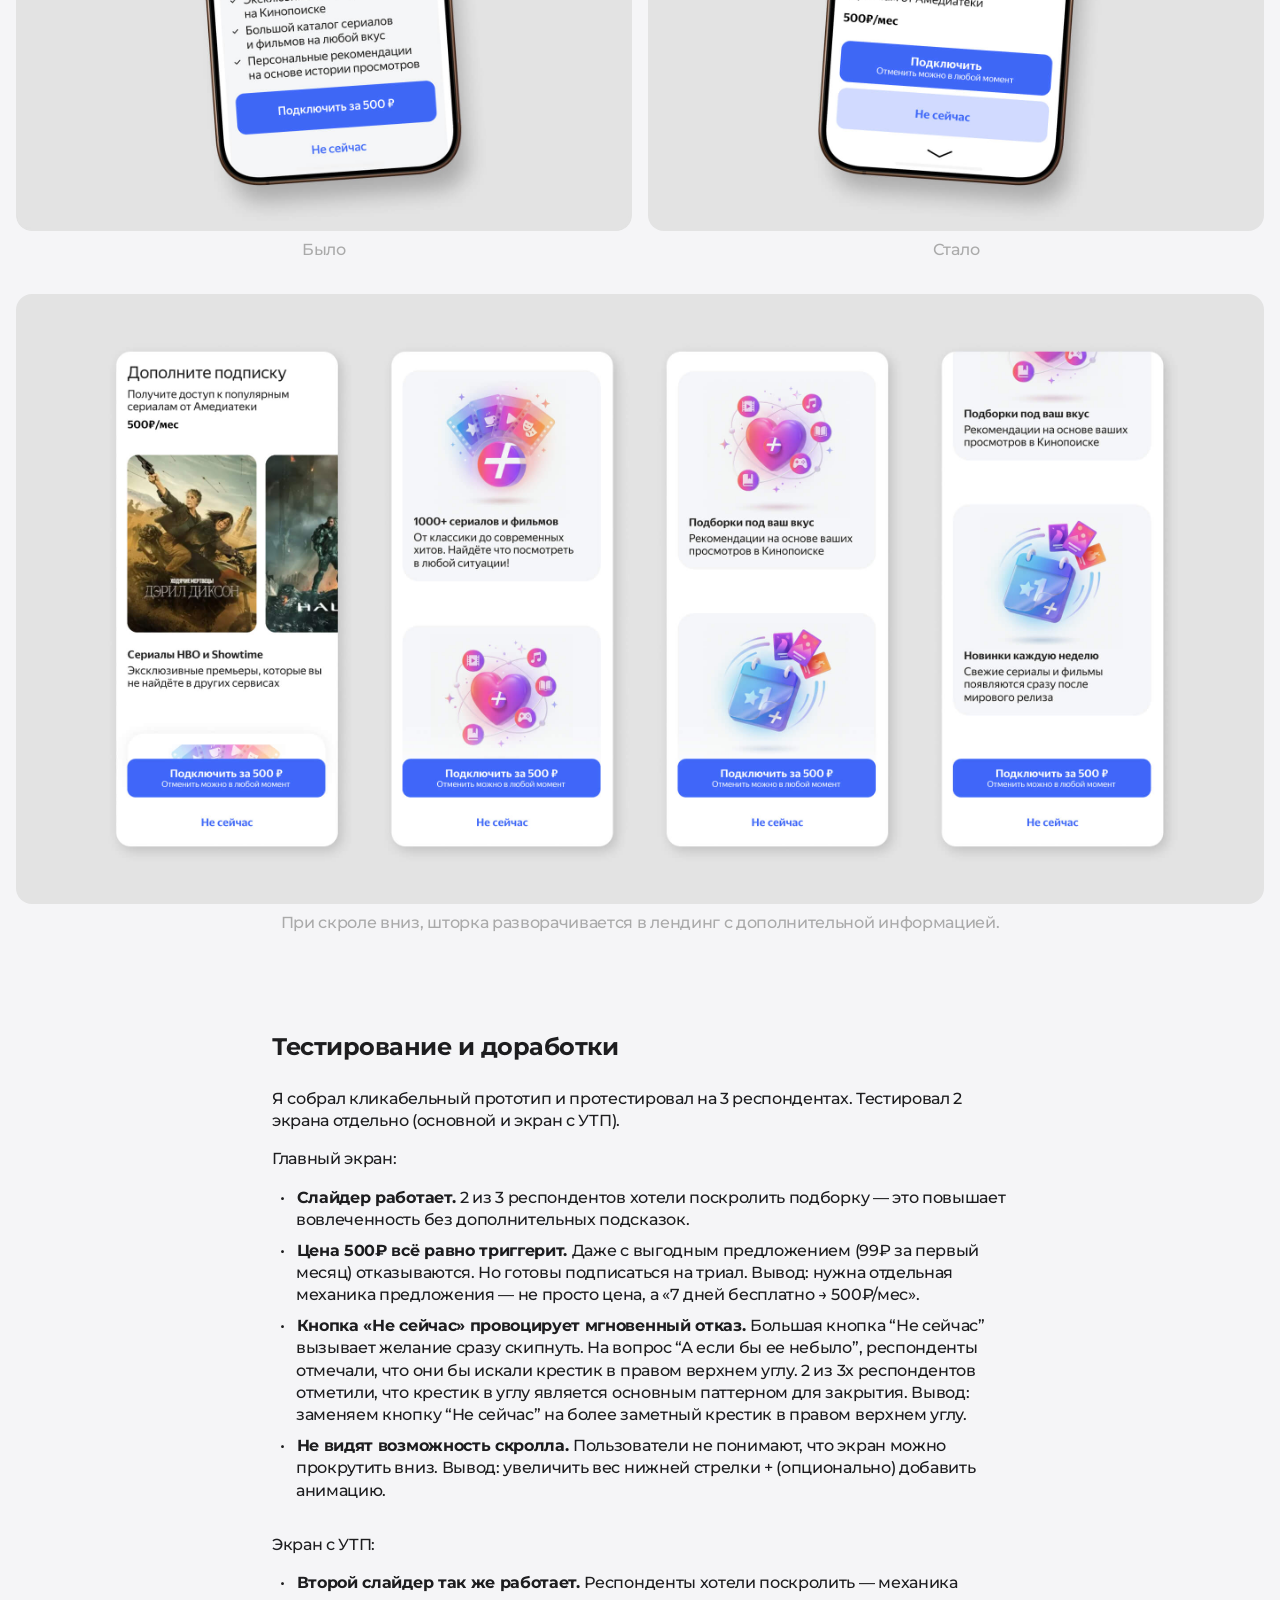
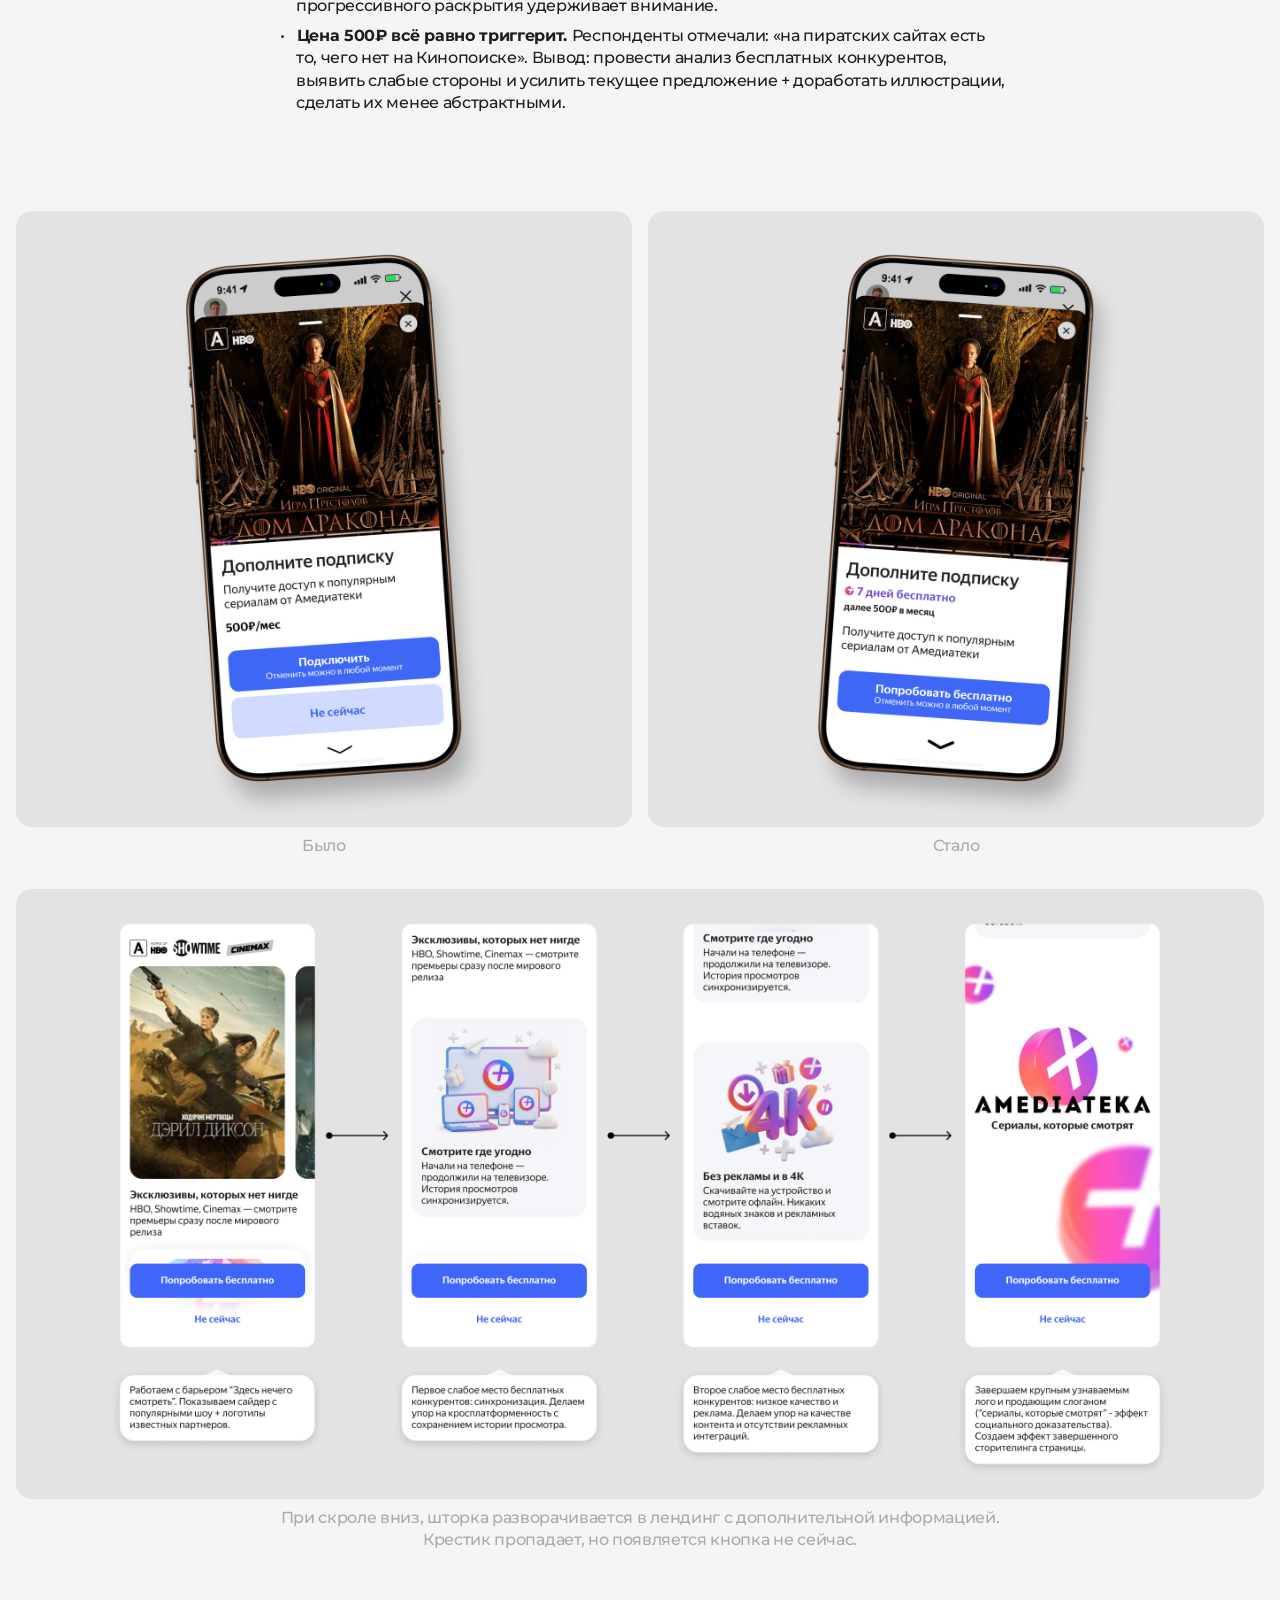
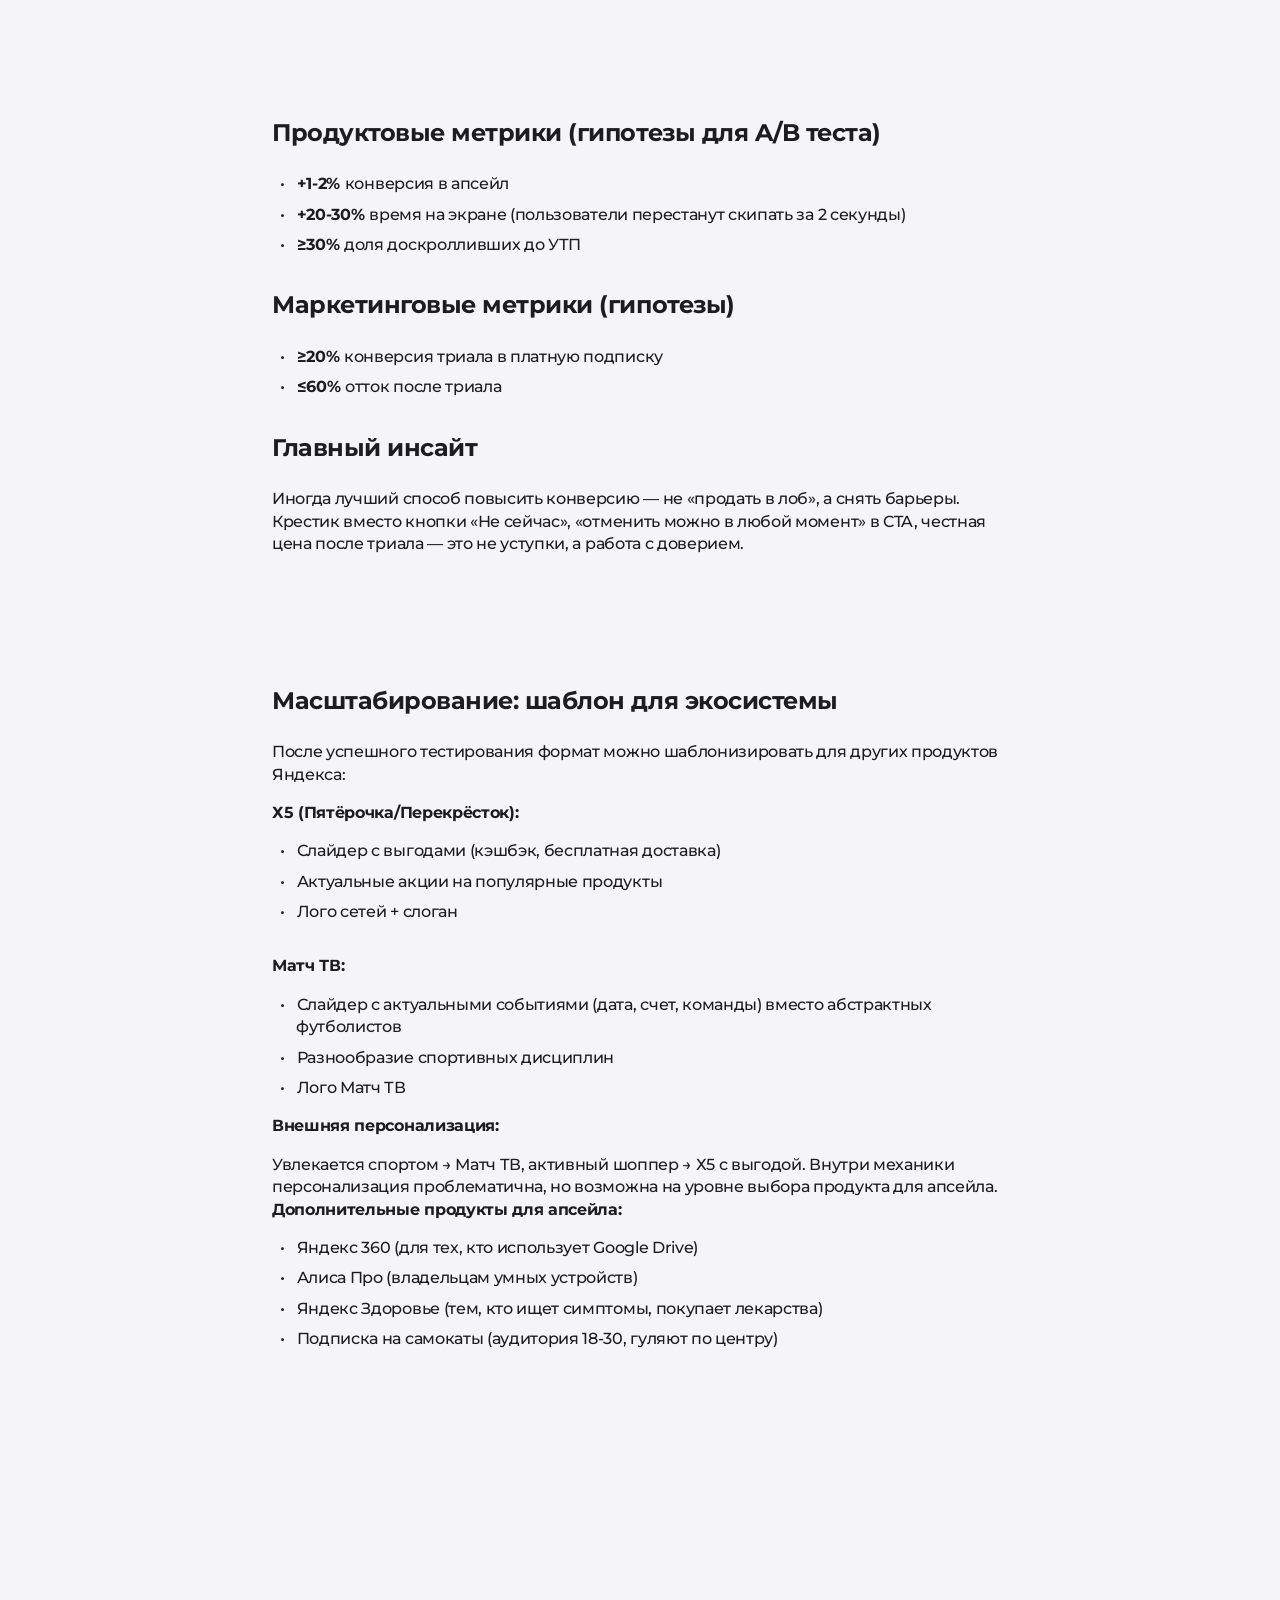
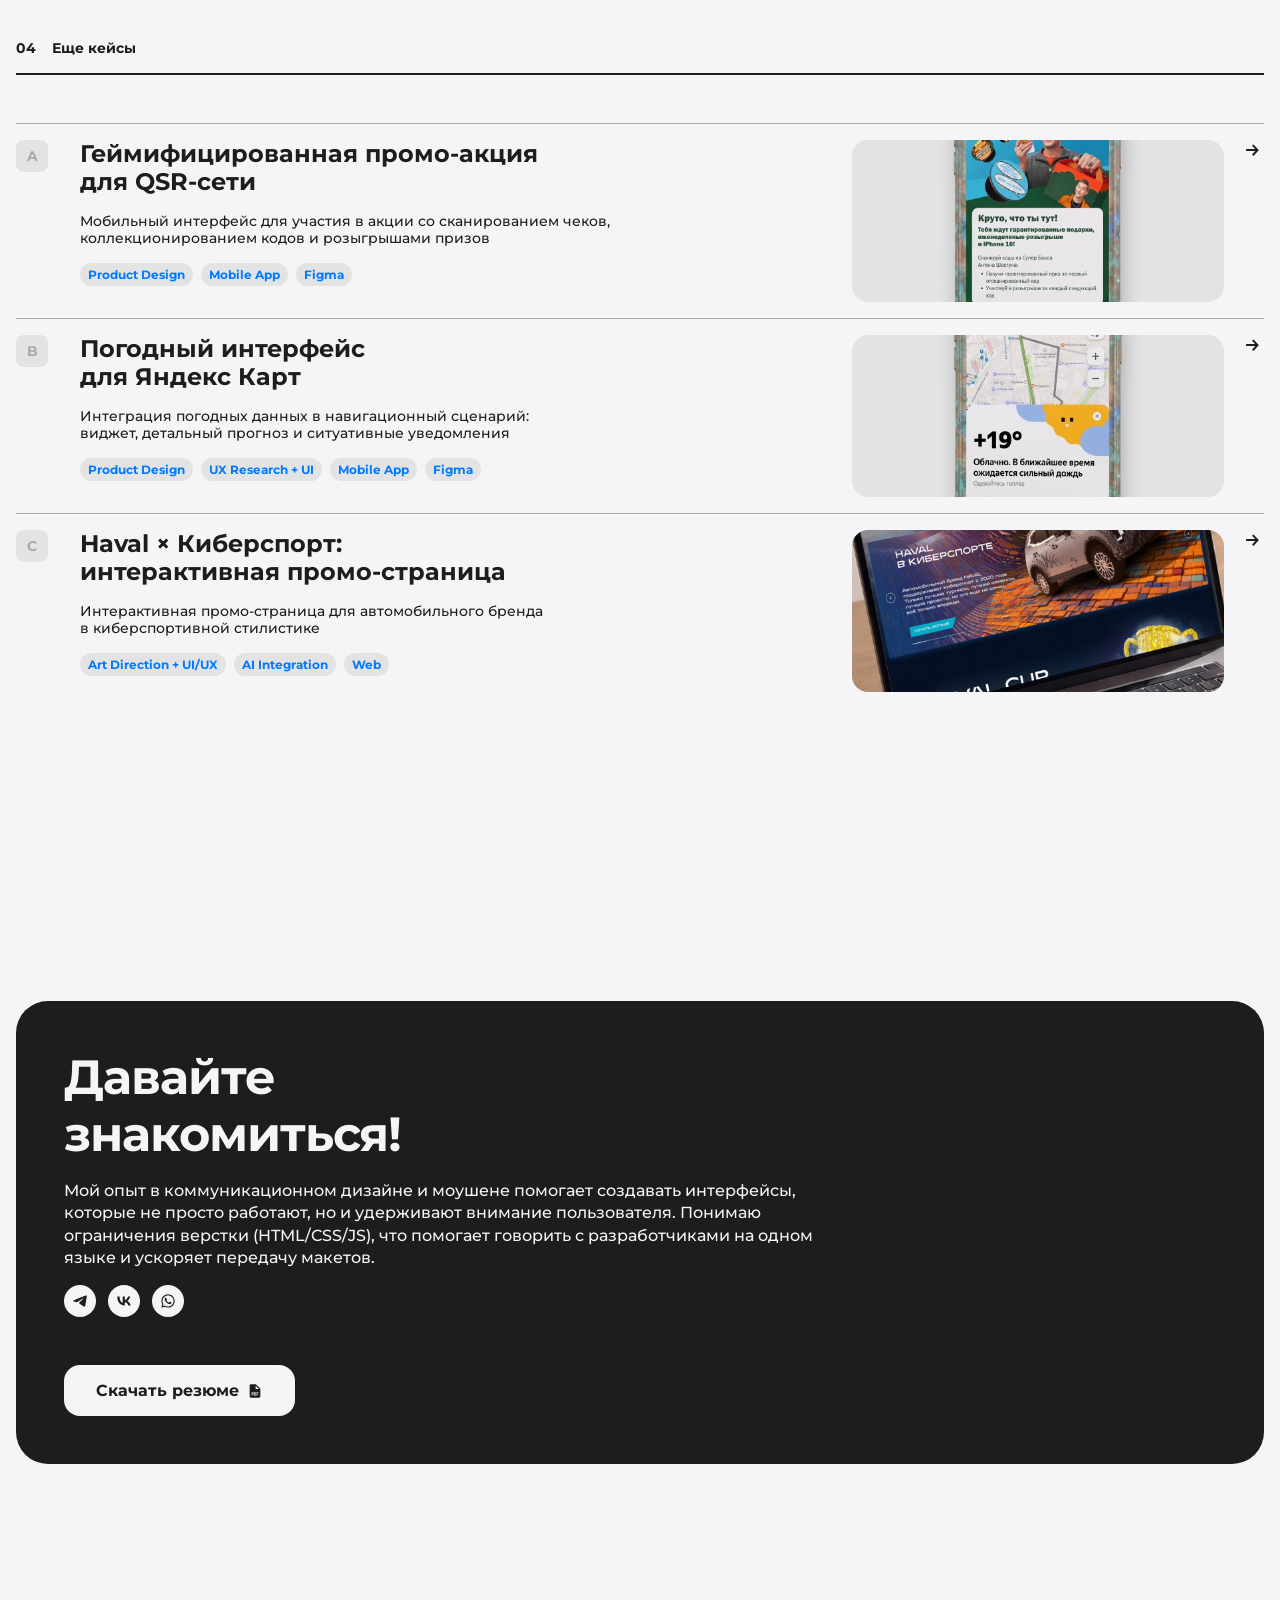
<file: cases/case_3.html>
<!DOCTYPE html>
<html lang="ru">
<head>
    <meta charset="UTF-8">
    <meta name="viewport" content="width=device-width, initial-scale=1.0">
    <title>Кейс — Продуктовый дизайнер</title>
    <link rel="preconnect" href="https://fonts.googleapis.com">
    <link rel="preconnect" href="https://fonts.gstatic.com" crossorigin>
    <link href="https://fonts.googleapis.com/css2?family=Montserrat:ital,wght@0,100..900;1,100..900&display=swap" rel="stylesheet">
    <link rel="stylesheet" href="../style.css">
    <link rel="stylesheet" href="../addons/lenis.css">
    <script src="https://code.jquery.com/jquery-3.7.1.min.js"></script>
    <script src="../addons/lens.min.js"></script>
    <script src="../script.js" defer></script>
</head>
<body>

    <!-- ===== ПРЕЛОАДЕР ===== -->
    <div class="preloader">
        <span class="preloader__count">0%</span>
        <div class="preloader__bar-track">
            <div class="preloader__bar"></div>
        </div>
    </div>

    <!-- ===== ШАПКА ===== -->
    <header class="header hero-animate header--solid" id="top">
        <div class="header__inner">
            <a href="../index.html" class="header__logo">
                <img src="../elements/Logo.svg" alt="Logo" width="91" height="24">
            </a>
            <nav class="header__nav">
                <a href="../index.html" class="header__link">На главную</a>
                <a href="#cases" class="header__link">Еще кейсы</a>
                <a href="../404.html" class="header__link">Обо мне</a>
            </nav>
            <a href="#footer" class="btn btn_primary_small_icon">
                <span>Пообщаемся</span>
                <img class="btn__icon btn__icon--default" src="../elements/icon_hand.png" alt="" width="20" height="20">
                <img class="btn__icon btn__icon--hover" src="../elements/icon_hand.png" alt="" width="20" height="20">
            </a>
            <button class="burger" aria-label="Меню">
                <span class="burger__line"></span>
                <span class="burger__line"></span>
                <span class="burger__line burger__line--short"></span>
            </button>
        </div>
    </header>

    <!-- ===== МОБИЛЬНОЕ МЕНЮ ===== -->
    <div class="mobile-menu">
        <div class="mobile-menu__inner">
            <nav class="mobile-menu__nav">
                <a href="../index.html" class="mobile-menu__link">На главную</a>
                <a href="#cases" class="mobile-menu__link">Еще кейсы</a>
                <a href="../about.html" class="mobile-menu__link">Обо мне</a>
            </nav>
            <a href="#footer" class="btn btn_primary_small_icon mobile-menu__cta">
                <span>Пообщаемся</span>
                <img class="btn__icon btn__icon--default" src="../elements/icon_hand.png" alt="" width="20" height="20">
                <img class="btn__icon btn__icon--hover" src="../elements/icon_hand.png" alt="" width="20" height="20">
            </a>
        </div>
    </div>

    <!-- ===== HERO КЕЙСА ===== -->
    <section class="case-hero">
        <div class="case-hero__top-bar">
            <div class="scr_devider"></div>
            <div class="case-hero__top-bar-inner">
                <span class="top-bar__left">Портфолио *26</span>
                <div class="top-bar__right">
                    <img src="../elements/indicator_on.svg" alt="" width="17" height="17">
                    <span>Готов к сотрудничеству</span>
                </div>
                <a href="../about.html" class="hero__right hero__right-mobile">
                    Обо мне
                    <img src="../elements/arrow-right.svg" alt="">
                </a>
            </div>
        </div>

        <div class="case-hero__bg"></div>
        <div class="case-hero__inner">
            <h1 class="case-hero__title">Повышение конверсии <br>в апсейл Яндекс Плюс</h1>
            
            <div class="case-hero__info">
                <div class="case-hero__meta">
                    <div class="case-hero__meta-item">
                        <div class="case-hero__meta-label">Год</div>
                        <div class="case-hero__meta-value">2026</div>
                    </div>
                    <div class="case-hero__meta-item">
                        <div class="case-hero__meta-label">Роль</div>
                        <div class="case-hero__meta-value">Продуктовый дизайнер</div>
                    </div>
                    <div class="case-hero__meta-item">
                        <div class="case-hero__meta-label">Формат</div>
                        <div class="case-hero__meta-value">Учебный проект на основе реальных данных Яндекса</div>
                    </div>
                </div>
            </div>

            <p class="case-hero__desc">Яндекс Плюс — подписка, объединяющая сервисы экосистемы. Сразу после чекаута пользователь видит экран апсейла (допродажа Амедиатеки, Матч ТВ и др.), но этот сценарий работает вхолостую. Из-за формата статичного баннера у пользователей развивается баннерная слепота: из 70 показов происходит лишь 10 продаж, а показатель отказов достигает 85%.</p>
        </div>
    </section>

    <!-- ===== КОНТЕНТ КЕЙСА ===== -->
    <section class="case-content">
        <div class="case-content__inner">
            <div class="case-content__image case-content__image--title">
                <img src="../elements/Content/cases/case_3/img_title.jpg" alt="Геймифицированная промо-акция для QSR-сети">
            </div>

            <div class="case-content__text-block">
                <div class="case-content__container">
                    <div class="case-content__title-row">
                        <span class="case-content__number">01</span>
                        <h2 class="case-content__headline">Проблема</h2>
                    </div>
                    <div class="scr_devider"></div>
                    <div class="case-content__text-content">
                        <div class="case-content__text-inner">
                            <p>Команда платёжных интерфейсов Яндекса заметила: апсейл не работает. Пользователи скипают его за 2 секунды, не вчитываясь. Гипотеза команды: проблема в формате — статичный баннер выглядит как навязчивая реклама и вызывает баннерную слепоту.</p>
                            <p>Моя задача — проверить эту гипотезу и найти способ повысить конверсию, не ломая при этом текущий сценарий апсейла.</p>
                            <p>Я провёл 5 глубинных интервью (включая одно синтетическое с AI) с активными пользователями Плюс. Выявил три основных барьера:</p>
                            <ul class="case-content__bulits">
                                <li class="case-content__bulits-item"><span class="bulits-item--bold">Ценовой шок. </span>500₽ сразу после оформления базового Плюса вызывают когнитивный диссонанс — пользователь чувствует навязанную услугу.</li>
                                <li class="case-content__bulits-item"><span class="bulits-item--bold">Бесплатные альтернативы. </span>Пользователи сравнивают с торрентами и готовы мириться с низким качеством, лишь бы не платить. Абстрактное «1000+ сериалов» не создает ценности.</li>
                                <li class="case-content__bulits-item"><span class="bulits-item--bold">Исполнение экрана. </span>Статичный баннер = баннерная слепота. Отсутствие гарантий отмены = страх подписной ловушки. Нужен не редизайн, а переосмысление механики.</li>
                            </ul>
                        </div>
                    </div>
                </div>
            </div>

            <div style="display: flex; flex-direction: column; gap: 8px; margin: 16px 0 32px 0;">
                <div class="case-content__image">
                    <img src="../elements/Content/cases/case_3/img_subtitle-1.jpg" alt="Текущий флоу апсейла">
                </div>
                <span style="color: var(--Text_Gray_Dark, #AAA); text-align: center; font-family: var(--Text-Family, Montserrat); font-size: var(--Numbers-16, 16px); font-style: normal; font-weight: 500; line-height: 140%; letter-spacing: -0.32px;">Текущий сценарий апсейла</span>
            </div>

            <div class="case-content__text-block">
                <div class="case-content__container">
                    <div class="case-content__text-content">
                        <h3 class="case-content__subheadline">Анализ конкурентов</h3>
                        <div class="case-content__text-inner">
                            <p>Я проанализировал 5 конкурентов (Т-Банк, Сбер, Иви, Кион, Mobbin) и выявил универсальные принципы:</p>
                        </div>
                        <div class="case-content__text-inner">
                            <p>Что работает:</p>
                            <ul class="case-content__bulits">
                                <li class="case-content__bulits-item"><span class="bulits-item--bold">Конкретная выгода сразу. </span>Т-Банк показывает «Клининг с кэшбэком 15%», Иви — «99₽/мес». Пользователь за 2 секунды понимает ценность.</li>
                                <li class="case-content__bulits-item"><span class="bulits-item--bold">Снижение рисков. </span>Иви размещает «Попробовать 30 дней бесплатно» + «Отменить можно в любой момент» прямо под кнопкой. Это решает главный барьер.</li>
                                <li class="case-content__bulits-item"><span class="bulits-item--bold">Визуал вместо текста. </span>Иви использует видео топового сериала на фоне (эмоциональный триггер), Mobbin — список с галочками для быстрого сканирования.</li>
                            </ul>
                        </div>
                        <div class="case-content__text-inner">
                            <p><strong>Слабое место всех конкурентов:</p>
                            <p>Ни один не использует персонализацию. Все показывают топовые предложения всем одинаково. Это возможность превратить в преимущество: показывать не статичный «Дом Дракона», а контент, который пользователь реально искал или смотрел.</p>
                        </div>                       
                    </div>
                </div>
            </div>

            <div class="case-content__image case-content__image--title">
                <img src="../elements/Content/cases/case_3/img_subtitle-2.jpg" alt="Анализ конкурентов">
            </div>

            <div class="case-content__text-block">
                <div class="case-content__container">
                    <div class="case-content__title-row">
                        <span class="case-content__number">02</span>
                        <h2 class="case-content__headline">Решение</h2>
                    </div>
                    <div class="scr_devider"></div>
                    <div class="case-content__text-content">
                        <h3 class="case-content__subheadline">От баннера к шторке</h3>
                        <div class="case-content__text-inner">
                            <p>Чтобы преодолеть выявленные барьеры, я сформулировал три гипотезы, каждая из которых проверяет конкретное изменение:</p>
                            <ul class="case-content__bulits">
                                <li class="case-content__bulits-item"><span class="bulits-item--bold">Персонализация вместо статики. </span>Замена одного постера на динамическую подборку из 3–5 тайтлов на основе истории просмотров пользователя. Ожидаемый эффект: пользователь увидит личную ценность предложения, а не абстрактную рекламу. Метрики успеха: Рост конверсии на 1–2% (абс.), время на экране +15–20%.</li>
                                <li class="case-content__bulits-item"><span class="bulits-item--bold">Интерактивная шторка вместо баннера. </span>Переход от полноэкранного баннера к bottom sheet с механикой прогрессивного раскрытия (эмоциональный хук → слайдер ассортимента → УТП). Ожидаемый эффект: снижение когнитивной нагрузки, преодоление баннерной слепоты и наглядная демонстрация ценности. Метрики успеха: Рост конверсии на 1–2%, доля доскролливших до УТП ≥30%, время на экране +10–20%.</li>
                                <li class="case-content__bulits-item"><span class="bulits-item--bold">Снижение порога входа (требует согласования с маркетингом). </span>Внедрение триала «7 дней бесплатно» с явным блоком «Отмена подписки в 2 клика в любой момент». Ожидаемый эффект: Снятие страха «подписочной ловушки» и когнитивного диссонанса от доплаты сразу после оформления базового Плюса. Метрики успеха: Рост конверсии на 2–3% (абс.), отток после окончания триала ≤70%.</li>
                            </ul>
                        </div>
                    </div>
                </div>
            </div>

            <div class="case-content__gallery">
                <div class="case-content__gallery-item">
                    <div class="case-content__gallery-image">
                        <img src="../elements/Content/cases/case_3/img_1.jpg" alt="До">
                    </div>
                    <span class="case-content__gallery-label">Было</span>
                </div>
                <div class="case-content__gallery-item">
                    <div class="case-content__gallery-image">
                        <img src="../elements/Content/cases/case_3/img_2.jpg" alt="После">
                    </div>
                    <span class="case-content__gallery-label">Стало</span>
                </div>
            </div>

            <div style="display: flex; flex-direction: column; gap: 8px; margin: 16px 0 32px 0;">
                <div class="case-content__image">
                    <img src="../elements/Content/cases/case_3/img_subtitle-3.jpg" alt="Доплднительный экран с УТП">
                </div>
                <span style="color: var(--Text_Gray_Dark, #AAA); text-align: center; font-family: var(--Text-Family, Montserrat); font-size: var(--Numbers-16, 16px); font-style: normal; font-weight: 500; line-height: 140%; letter-spacing: -0.32px;">При скроле вниз, шторка разворачивается в лендинг с дополнительной информацией.</span>
            </div>

            <div class="case-content__text-block">
                <div class="case-content__container">
                    <div class="case-content__text-content">
                        <h3 class="case-content__subheadline_small">Тестирование и доработки</h3>
                        <p>Я собрал кликабельный прототип и протестировал на 3 респондентах. Тестировал 2 экрана отдельно (основной и экран с УТП).</p>
                    </div>
                    <div class="case-content__text-content">
                        <p>Главный экран:</p>
                        <ul class="case-content__bulits">
                            <li class="case-content__bulits-item"><span class="bulits-item--bold">Слайдер работает. </span>2 из 3 респондентов хотели поскролить подборку — это повышает вовлеченность без дополнительных подсказок.</li>
                            <li class="case-content__bulits-item"><span class="bulits-item--bold">Цена 500₽ всё равно триггерит. </span>Даже с выгодным предложением (99₽ за первый месяц) отказываются. Но готовы подписаться на триал. Вывод: нужна отдельная механика предложения — не просто цена, а «7 дней бесплатно → 500₽/мес».</li>
                            <li class="case-content__bulits-item"><span class="bulits-item--bold">Кнопка «Не сейчас» провоцирует мгновенный отказ. </span>Большая кнопка “Не сейчас” вызывает желание сразу скипнуть. На вопрос “А если бы ее небыло”, респонденты отмечали, что они бы искали крестик в правом верхнем углу. 2 из 3х респондентов отметили, что крестик в углу является основным паттерном для закрытия. Вывод: заменяем кнопку “Не сейчас” на более заметный крестик в правом верхнем углу.</li>
                            <li class="case-content__bulits-item"><span class="bulits-item--bold">Не видят возможность скролла. </span>Пользователи не понимают, что экран можно прокрутить вниз. Вывод: увеличить вес нижней стрелки + (опционально) добавить анимацию.</li>
                        </ul>
                    </div>
                    <div class="case-content__text-content">
                        <p>Экран с УТП:</p>
                        <ul class="case-content__bulits">
                            <li class="case-content__bulits-item"><span class="bulits-item--bold">Второй слайдер так же работает. </span>Респонденты хотели поскролить — механика прогрессивного раскрытия удерживает внимание.</li>
                            <li class="case-content__bulits-item"><span class="bulits-item--bold">Цена 500₽ всё равно триггерит. </span>Респонденты отмечали: «на пиратских сайтах есть то, чего нет на Кинопоиске». Вывод: провести анализ бесплатных конкурентов, выявить слабые стороны и усилить текущее предложение + доработать иллюстрации, сделать их менее абстрактными.</li>                            
                        </ul>
                    </div>
                </div>
            </div>

            <div class="case-content__gallery">
                <div class="case-content__gallery-item">
                    <div class="case-content__gallery-image">
                        <img src="../elements/Content/cases/case_3/img_3.jpg" alt="До">
                    </div>
                    <span class="case-content__gallery-label">Было</span>
                </div>
                <div class="case-content__gallery-item">
                    <div class="case-content__gallery-image">
                        <img src="../elements/Content/cases/case_3/img_4.jpg" alt="После">
                    </div>
                    <span class="case-content__gallery-label">Стало</span>
                </div>
            </div>

            <div style="display: flex; flex-direction: column; gap: 8px; margin: 16px 0 32px 0;">
                <div class="case-content__image">
                    <img src="../elements/Content/cases/case_3/img_subtitle-4.jpg" alt="Доплднительный экран с УТП">
                </div>
                <span style="color: var(--Text_Gray_Dark, #AAA); text-align: center; font-family: var(--Text-Family, Montserrat); font-size: var(--Numbers-16, 16px); font-style: normal; font-weight: 500; line-height: 140%; letter-spacing: -0.32px;">При скроле вниз, шторка разворачивается в лендинг с дополнительной информацией. <br>Крестик пропадает, но появляется кнопка не сейчас.</span>
            </div>

            <div class="case-content__text-block">
                <div class="case-content__container">
                    <div class="case-content__title-row">
                        <span class="case-content__number">03</span>
                        <h2 class="case-content__headline">Результат. Гипотетические метрики, реальные инсайты.</h2>
                    </div>
                    <div class="scr_devider"></div>
                    <div class="case-content__text-content">
                        <h3 class="case-content__subheadline_small">Продуктовые метрики (гипотезы для A/B теста)</h3>
                        <ul class="case-content__bulits">
                            <li class="case-content__bulits-item"><span class="bulits-item--bold">+1-2% </span>конверсия в апсейл</li>
                            <li class="case-content__bulits-item"><span class="bulits-item--bold">+20-30% </span>время на экране (пользователи перестанут скипать за 2 секунды)</li>
                            <li class="case-content__bulits-item"><span class="bulits-item--bold">≥30% </span>доля доскролливших до УТП</li>
                        </ul>
                    </div>
                    <div class="case-content__text-content">
                        <h3 class="case-content__subheadline_small">Маркетинговые метрики (гипотезы)</h3>
                        <ul class="case-content__bulits">
                            <li class="case-content__bulits-item"><span class="bulits-item--bold">≥20% </span>конверсия триала в платную подписку</li>
                            <li class="case-content__bulits-item"><span class="bulits-item--bold">≤60% </span>отток после триала</li>
                        </ul>
                    </div>
                    <div class="case-content__text-content">
                        <h3 class="case-content__subheadline_small">Главный инсайт</h3>
                        <p>Иногда лучший способ повысить конверсию — не «продать в лоб», а снять барьеры. Крестик вместо кнопки «Не сейчас», «отменить можно в любой момент» в CTA, честная цена после триала — это не уступки, а работа с доверием.</p>
                    </div>
                </div>
            </div>

            <div class="case-content__text-block">
                <div class="case-content__container">
                    <div class="case-content__text-content">
                        <h3 class="case-content__subheadline_small">Масштабирование: шаблон для экосистемы</h3>
                        <p>После успешного тестирования формат можно шаблонизировать для других продуктов Яндекса:</p>
                    </div>
                    <div class="case-content__text-content">
                        <p><strong>Х5 (Пятёрочка/Перекрёсток):</p>
                        <ul class="case-content__bulits">
                            <li class="case-content__bulits-item">Слайдер с выгодами (кэшбэк, бесплатная доставка)</li>
                            <li class="case-content__bulits-item">Актуальные акции на популярные продукты</li>
                            <li class="case-content__bulits-item">Лого сетей + слоган</li>
                        </ul>
                    </div>
                    <div class="case-content__text-content">
                        <p><strong>Матч ТВ:</p>
                        <ul class="case-content__bulits">
                            <li class="case-content__bulits-item">Слайдер с актуальными событиями (дата, счет, команды) вместо абстрактных футболистов</li>
                            <li class="case-content__bulits-item">Разнообразие спортивных дисциплин</li>
                            <li class="case-content__bulits-item">Лого Матч ТВ</li>
                        </ul>
                    </div>
                    <div class="case-content__text-content">
                        <p><strong>Внешняя персонализация:</p>
                        <p>Увлекается спортом → Матч ТВ, активный шоппер → Х5 с выгодой. Внутри механики персонализация проблематична, но возможна на уровне выбора продукта для апсейла.</p>
                    </div>
                    <div class="case-content__text-content">
                        <p><strong>Дополнительные продукты для апсейла:</p>
                        <ul class="case-content__bulits">
                            <li class="case-content__bulits-item">Яндекс 360 (для тех, кто использует Google Drive)</li>
                            <li class="case-content__bulits-item">Алиса Про (владельцам умных устройств)</li>
                            <li class="case-content__bulits-item">Яндекс Здоровье (тем, кто ищет симптомы, покупает лекарства)</li>
                            <li class="case-content__bulits-item">Подписка на самокаты (аудитория 18-30, гуляют по центру)</li>
                        </ul>
                    </div>
                </div>
            </div>

        </div>
    </section>

    <!-- ===== КЕЙСЫ ===== -->
    <section class="cases-page" id="cases">
        <div class="cases-page__inner">
            <div class="cases-page__title">
                <div class="cases-page__title-text">
                    <span class="cases-page__number">04</span>
                    <span class="cases-page__heading">Еще кейсы</span>
                </div>
                <div class="scr_devider"></div>
            </div>

            <div class="cases-list">
                <div class="cases-tab" data-tab="product">
                    <!-- Кейс A -->
                    <div class="case-card">
                        <div class="block_devider_gray"></div>
                        <a href="case_1.html" class="case-card__content">
                            <div class="case-card__number">A</div>
                            <div class="case-card__left">
                                <div class="case-card__info">
                                    <h3 class="case-card__title">Геймифицированная промо-акция<br>для QSR-сети</h3>
                                    <p class="case-card__desc">Мобильный интерфейс для участия в акции со сканированием чеков,<br>коллекционированием кодов и розыгрышами призов</p>
                                    <div class="case-card__tags">
                                        <span class="case-card__tag">Product Design</span>
                                        <span class="case-card__tag">Mobile App</span>
                                        <span class="case-card__tag">Figma</span>
                                        <span class="case-card__tag tag-placeholder">Tag text</span>
                                    </div>
                                </div>
                            </div>
                            <div class="case-card__image">
                                <img src="../elements/Casecards/Product_Case_1.jpg" alt="Case A">
                            </div>
                            <div class="case-card__arrow">
                                <img class="arrow-default" src="../elements/arrow-right.svg" alt="">
                                <img class="arrow-hover" src="../elements/arrow-right-blue.svg" alt="">
                            </div>
                        </a>
                    </div>

                    <!-- Кейс B -->
                    <div class="case-card">
                        <div class="block_devider_gray"></div>
                        <a href="case_2.html" class="case-card__content">
                            <div class="case-card__number">B</div>
                            <div class="case-card__left">
                                <div class="case-card__info">
                                    <h3 class="case-card__title">Погодный интерфейс<br>для Яндекс Карт</h3>
                                    <p class="case-card__desc">Интеграция погодных данных в навигационный сценарий:<br>виджет, детальный прогноз и ситуативные уведомления</p>
                                    <div class="case-card__tags">
                                        <span class="case-card__tag">Product Design</span>
                                        <span class="case-card__tag">UX Research + UI</span>
                                        <span class="case-card__tag">Mobile App</span>
                                        <span class="case-card__tag">Figma</span>
                                    </div>
                                </div>
                            </div>
                            <div class="case-card__image">
                                <img src="../elements/Casecards/Product_Case_2.jpg" alt="Case B">
                            </div>
                            <div class="case-card__arrow">
                                <img class="arrow-default" src="../elements/arrow-right.svg" alt="">
                                <img class="arrow-hover" src="../elements/arrow-right-blue.svg" alt="">
                            </div>
                        </a>
                    </div>

                    <!-- Кейс C -->
                    <div class="case-card case-card--hidden">
                        <div class="block_devider_gray"></div>
                        <a href="#" class="case-card__content">
                            <div class="case-card__number">C</div>
                            <div class="case-card__left">
                                <div class="case-card__info">
                                    <h3 class="case-card__title">Повышение конверсии<br>в апсейл Яндекс Плюс</h3>
                                    <p class="case-card__desc">Изменение механики экрана апсейла: от статичного баннера<br>к персонализированной шторке с прогрессивным раскрытием</p>
                                    <div class="case-card__tags">
                                        <span class="case-card__tag">Product Design</span>
                                        <span class="case-card__tag">UX Research + UI</span>
                                        <span class="case-card__tag">Mobile App</span>
                                        <span class="case-card__tag">Figma</span>
                                    </div>
                                </div>
                            </div>
                            <div class="case-card__image">
                                <img src="../elements/Casecards/Product_Case_3.jpg" alt="Case C">
                            </div>
                            <div class="case-card__arrow">
                                <img class="arrow-default" src="../elements/arrow-right.svg" alt="">
                                <img class="arrow-hover" src="../elements/arrow-right-blue.svg" alt="">
                            </div>
                        </a>
                    </div>

                    <!-- Кейс D -->
                    <div class="case-card">
                        <div class="block_devider_gray"></div>
                        <a href="case_4.html" class="case-card__content">
                            <div class="case-card__number">С</div>
                            <div class="case-card__left">
                                <div class="case-card__info">
                                    <h3 class="case-card__title">Haval × Киберспорт:<br>интерактивная промо-страница</h3>
                                    <p class="case-card__desc">Интерактивная промо-страница для автомобильного бренда<br>в киберспортивной стилистике</p>
                                    <div class="case-card__tags">
                                        <span class="case-card__tag">Art Direction + UI/UX</span>
                                        <span class="case-card__tag">AI Integration</span>
                                        <span class="case-card__tag">Web</span>
                                    </div>
                                </div>
                            </div>
                            <div class="case-card__image">
                                <img src="../elements/Casecards/Product_Case_4.jpg" alt="Case D">
                            </div>
                            <div class="case-card__arrow">
                                <img class="arrow-default" src="../elements/arrow-right.svg" alt="">
                                <img class="arrow-hover" src="../elements/arrow-right-blue.svg" alt="">
                            </div>
                        </a>
                    </div>
                </div>
            </div>
        </div>
    </section>

    <!-- ===== КОНТАКТЫ ===== -->
    <section class="contacts" id="contacts">
        <div class="contacts__inner">
            <div class="contacts__title page-title">
                <div class="page-title__text">
                    <span class="contacts__number">05</span>
                    <span class="contacts__heading">Контакты</span>
                </div>
                <div class="scr_devider"></div>
            </div>

            <div class="contacts__card contacts__card--animated">
                <div class="contacts__content">
                    <h2 class="contacts__headline">Давайте<br>знакомиться!</h2>
                    <p class="contacts__desc">Мой опыт в коммуникационном дизайне и моушене помогает создавать интерфейсы, которые не просто работают, но и удерживают внимание пользователя. Понимаю ограничения верстки (HTML/CSS/JS), что помогает говорить с разработчиками на одном языке и ускоряет передачу макетов.</p>
                    <div class="contacts__socials">
                        <a href="https://t.me/malanov" class="contacts__social contacts__social--tg">
                            <img class="social-icon--default" src="../elements/tg_b.svg" alt="Telegram" width="16" height="16">
                            <img class="social-icon--hover" src="../elements/tg_w.svg" alt="Telegram" width="16" height="16">
                        </a>
                        <a href="https://vk.ru/mikemal" class="contacts__social contacts__social--vk">
                            <img class="social-icon--default" src="../elements/vk_b.svg" alt="VK" width="16" height="16">
                            <img class="social-icon--hover" src="../elements/vk_w.svg" alt="VK" width="16" height="16">
                        </a>
                        <a href="https://wa.me/qr/7PNFHAGL4TN4G1" class="contacts__social contacts__social--wu">
                            <img class="social-icon--default" src="../elements/wu_b.svg" alt="WhatsApp" width="16" height="16">
                            <img class="social-icon--hover" src="../elements/wu_w.svg" alt="WhatsApp" width="16" height="16">
                        </a>
                    </div>
                </div>
                <a href="../elements/Resume_Malanov.pdf" target="_blank" class="btn btn_resume">
                    Скачать резюме
                    <img class="btn__icon btn__icon--default" src="../elements/pdf-black.svg" alt="" width="16" height="16">
                    <img class="btn__icon btn__icon--hover" src="../elements/pdf-white.svg" alt="" width="16" height="16">
                </a>
            </div>
        </div>
    </section>

    <!-- ===== ФУТЕР ===== -->
    <footer class="footer" id="footer">
        <div class="footer__inner">
            <div class="footer__left">
                <div class="footer__spin">
                    <img src="../elements/Spin_1.svg" alt="">
                </div>
                <div class="footer__logo">
                    <img src="../elements/Logo_2.svg" alt="Logo" width="61" height="24">
                </div>
            </div>
            <div class="footer__right">
                <div class="footer__info">
                    <div class="footer__column">
                        <span class="footer__label">E-MAIL</span>
                        <span class="footer__link">m.malanov@gmail.com</span>
                    </div>
                    <div class="footer__column">
                        <span class="footer__label">PHONE</span>
                        <span class="footer__link">+7 916 252 64 29</span>
                    </div>
                    <div class="footer__column">
                        <span class="footer__label">LOCATION</span>
                        <span class="footer__link">Moscow</span>
                    </div>
                </div>
                <div class="footer__divider"></div>
                <div class="footer__bottom">
                    <span class="footer__copyright">© 2026 Маланов Михаил</span>
                    <span class="footer__credit">Спроектировано с любовью</span>
                </div>
            </div>
        </div>
    </footer>

</body>
</html>
</file>
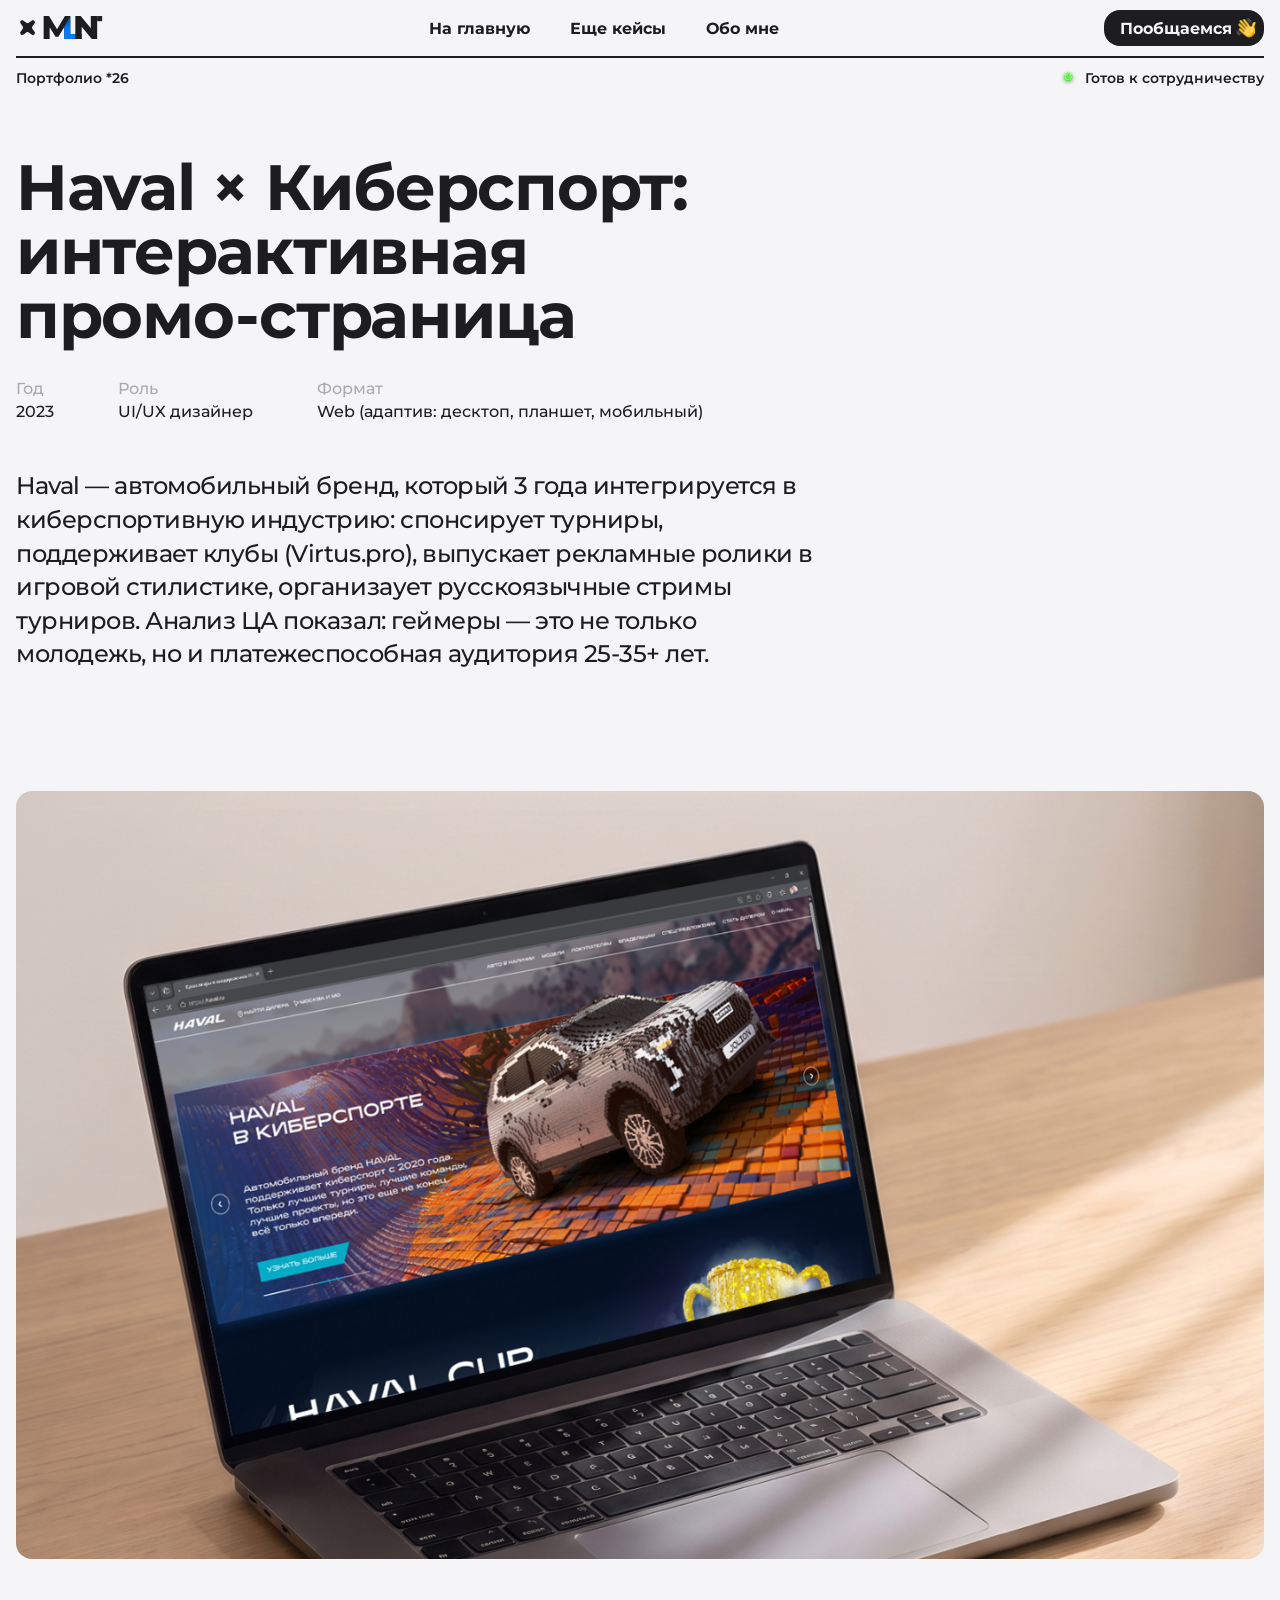
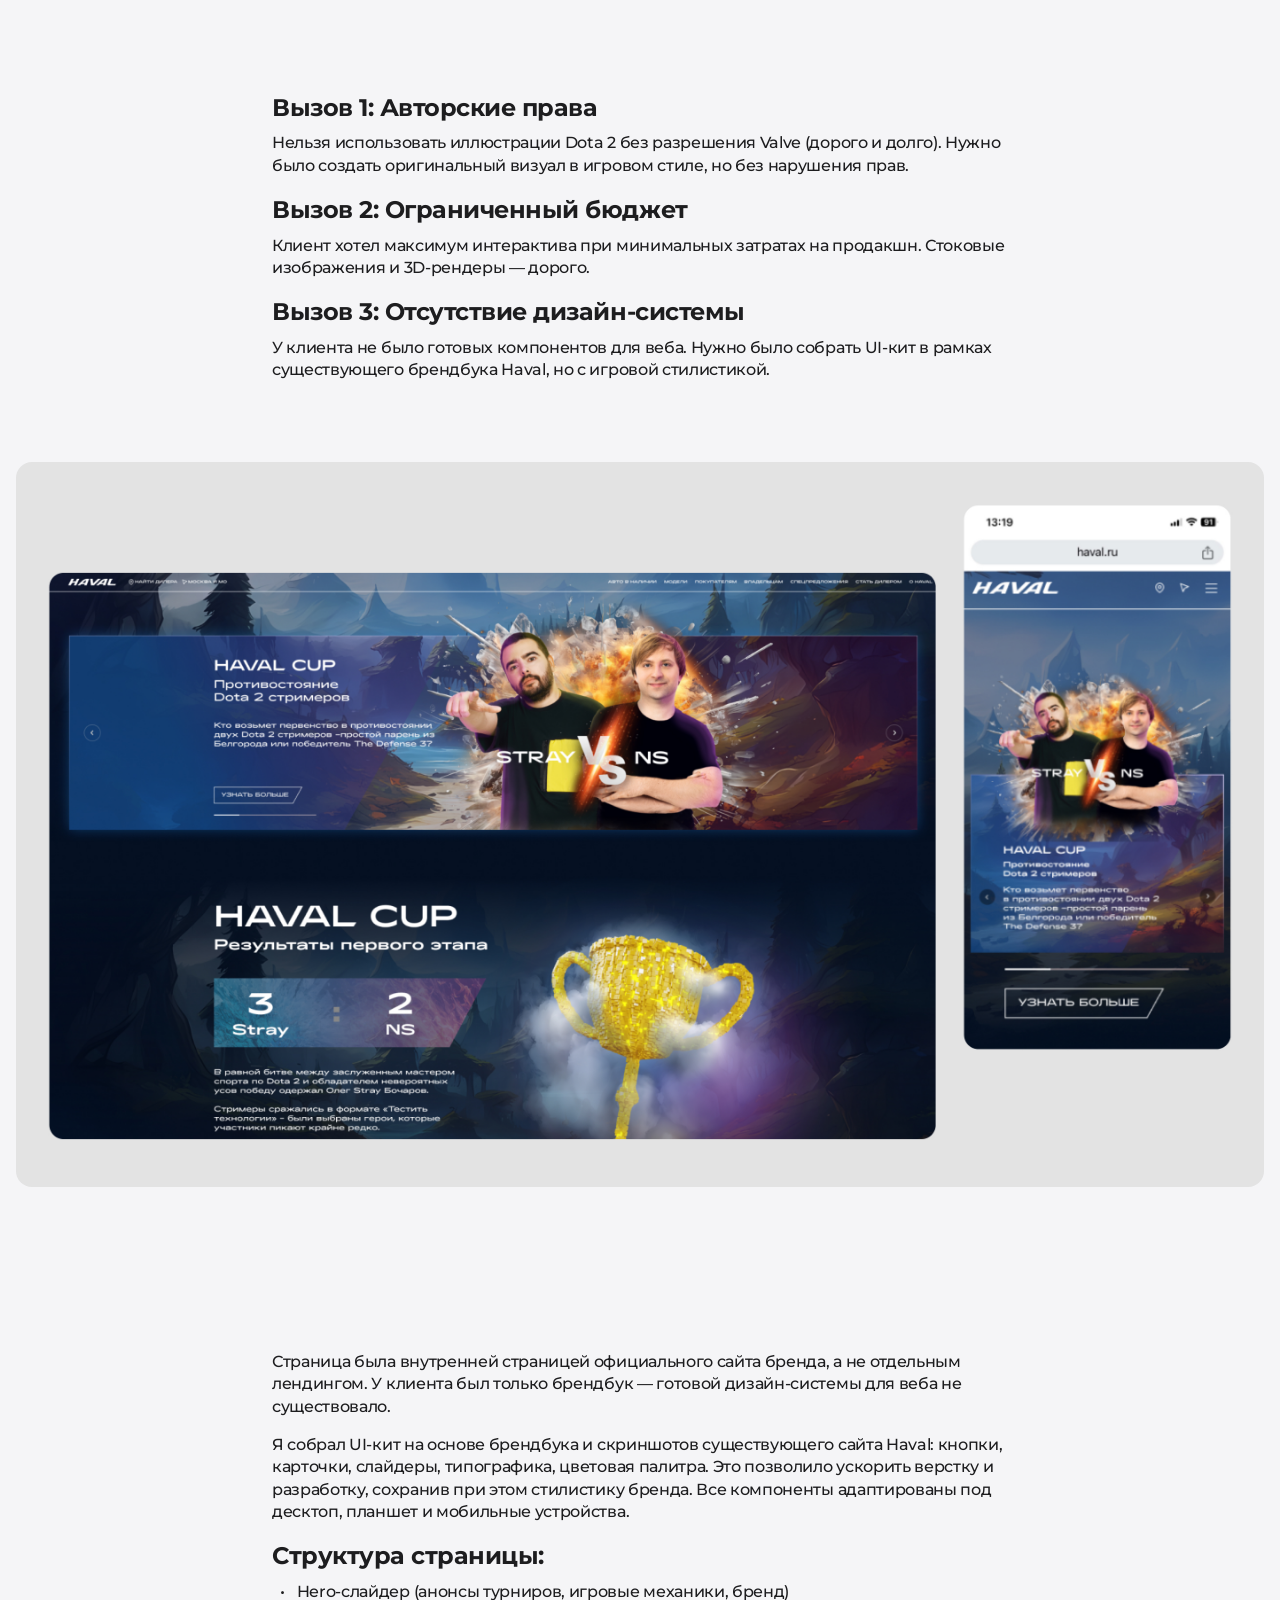
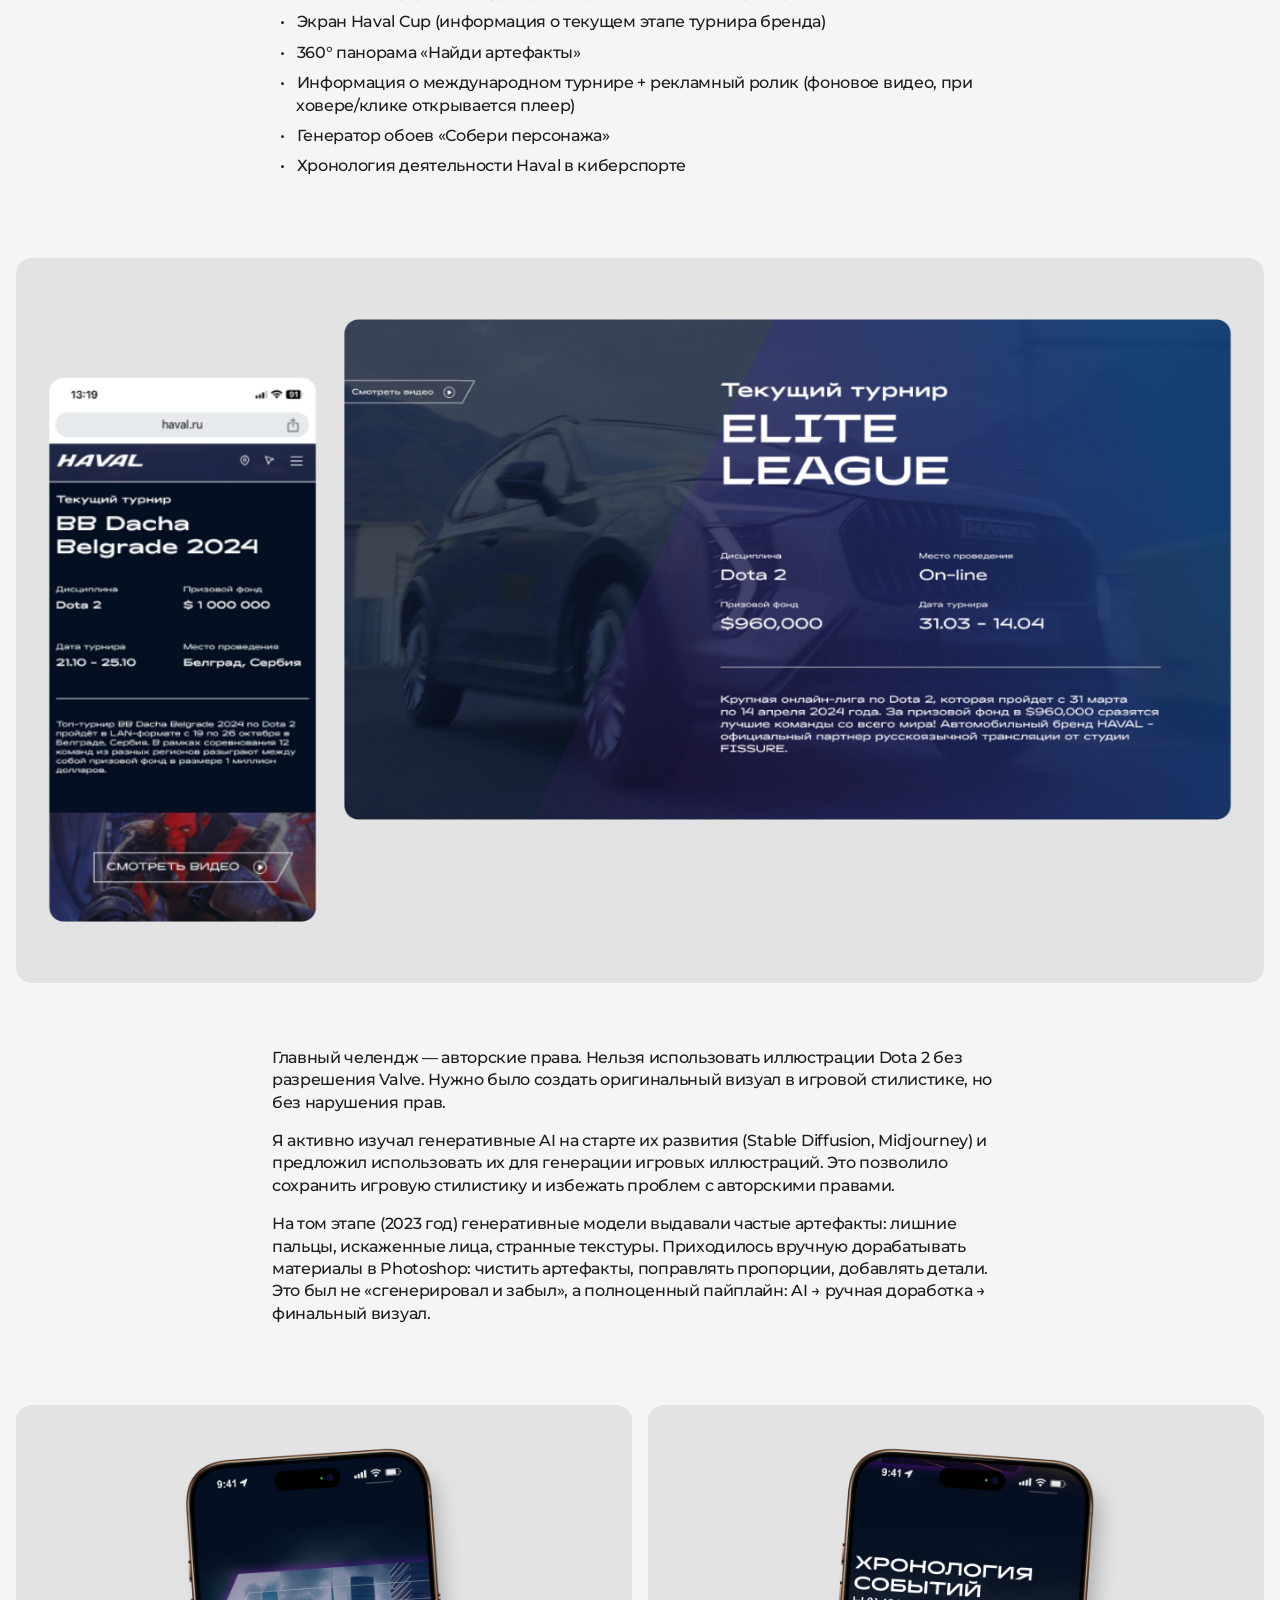
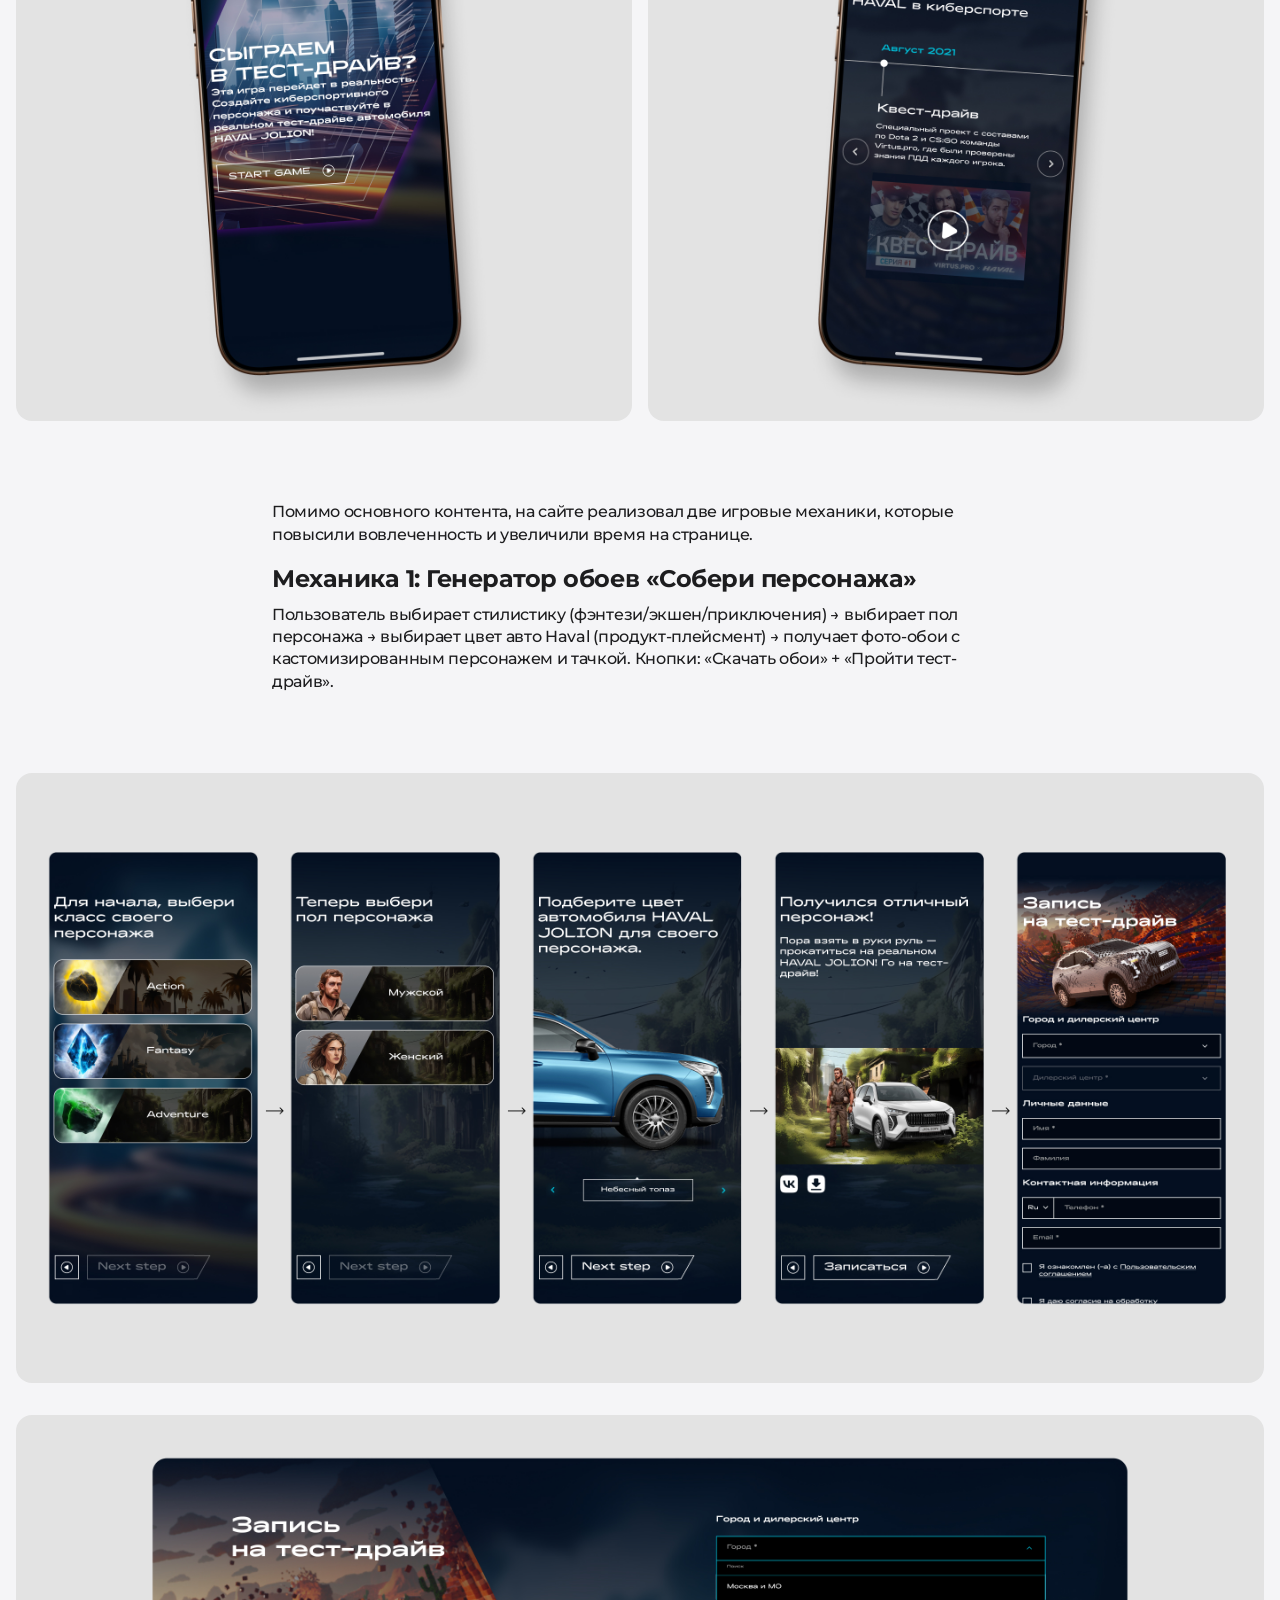
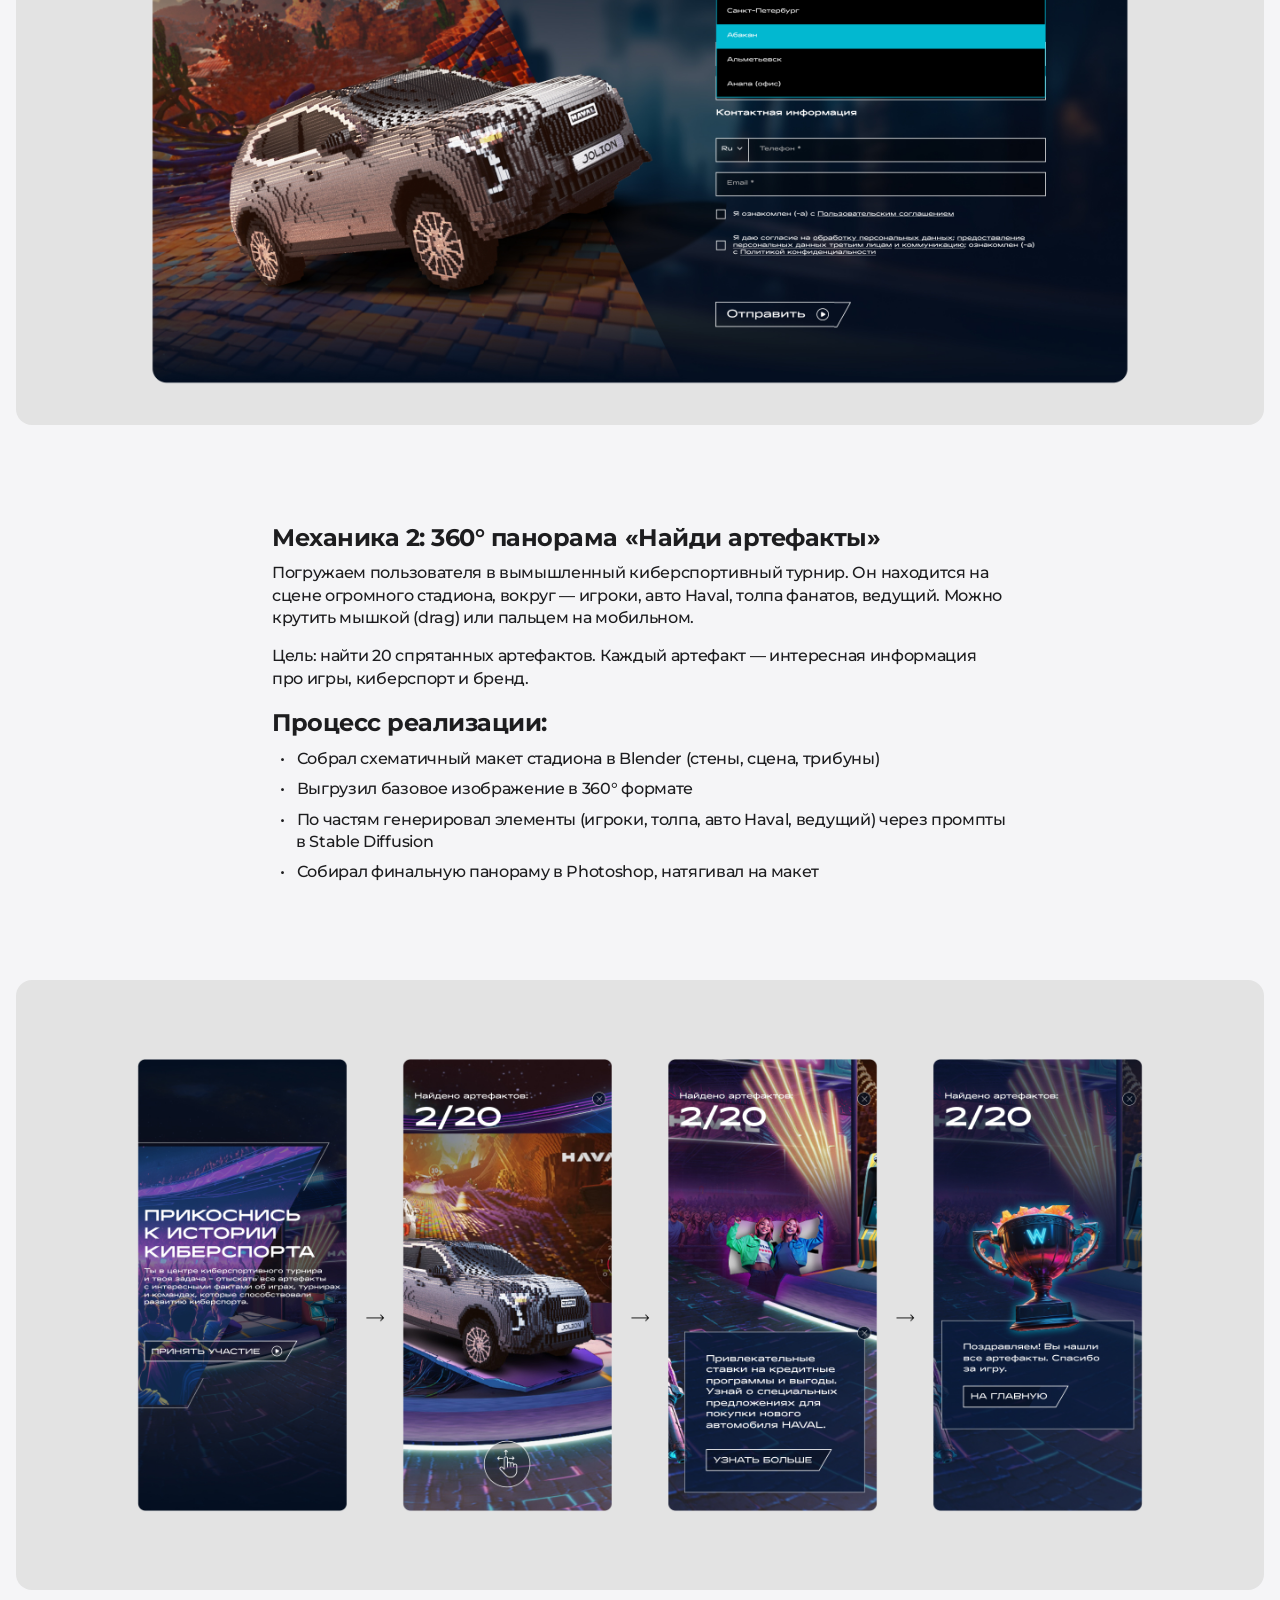
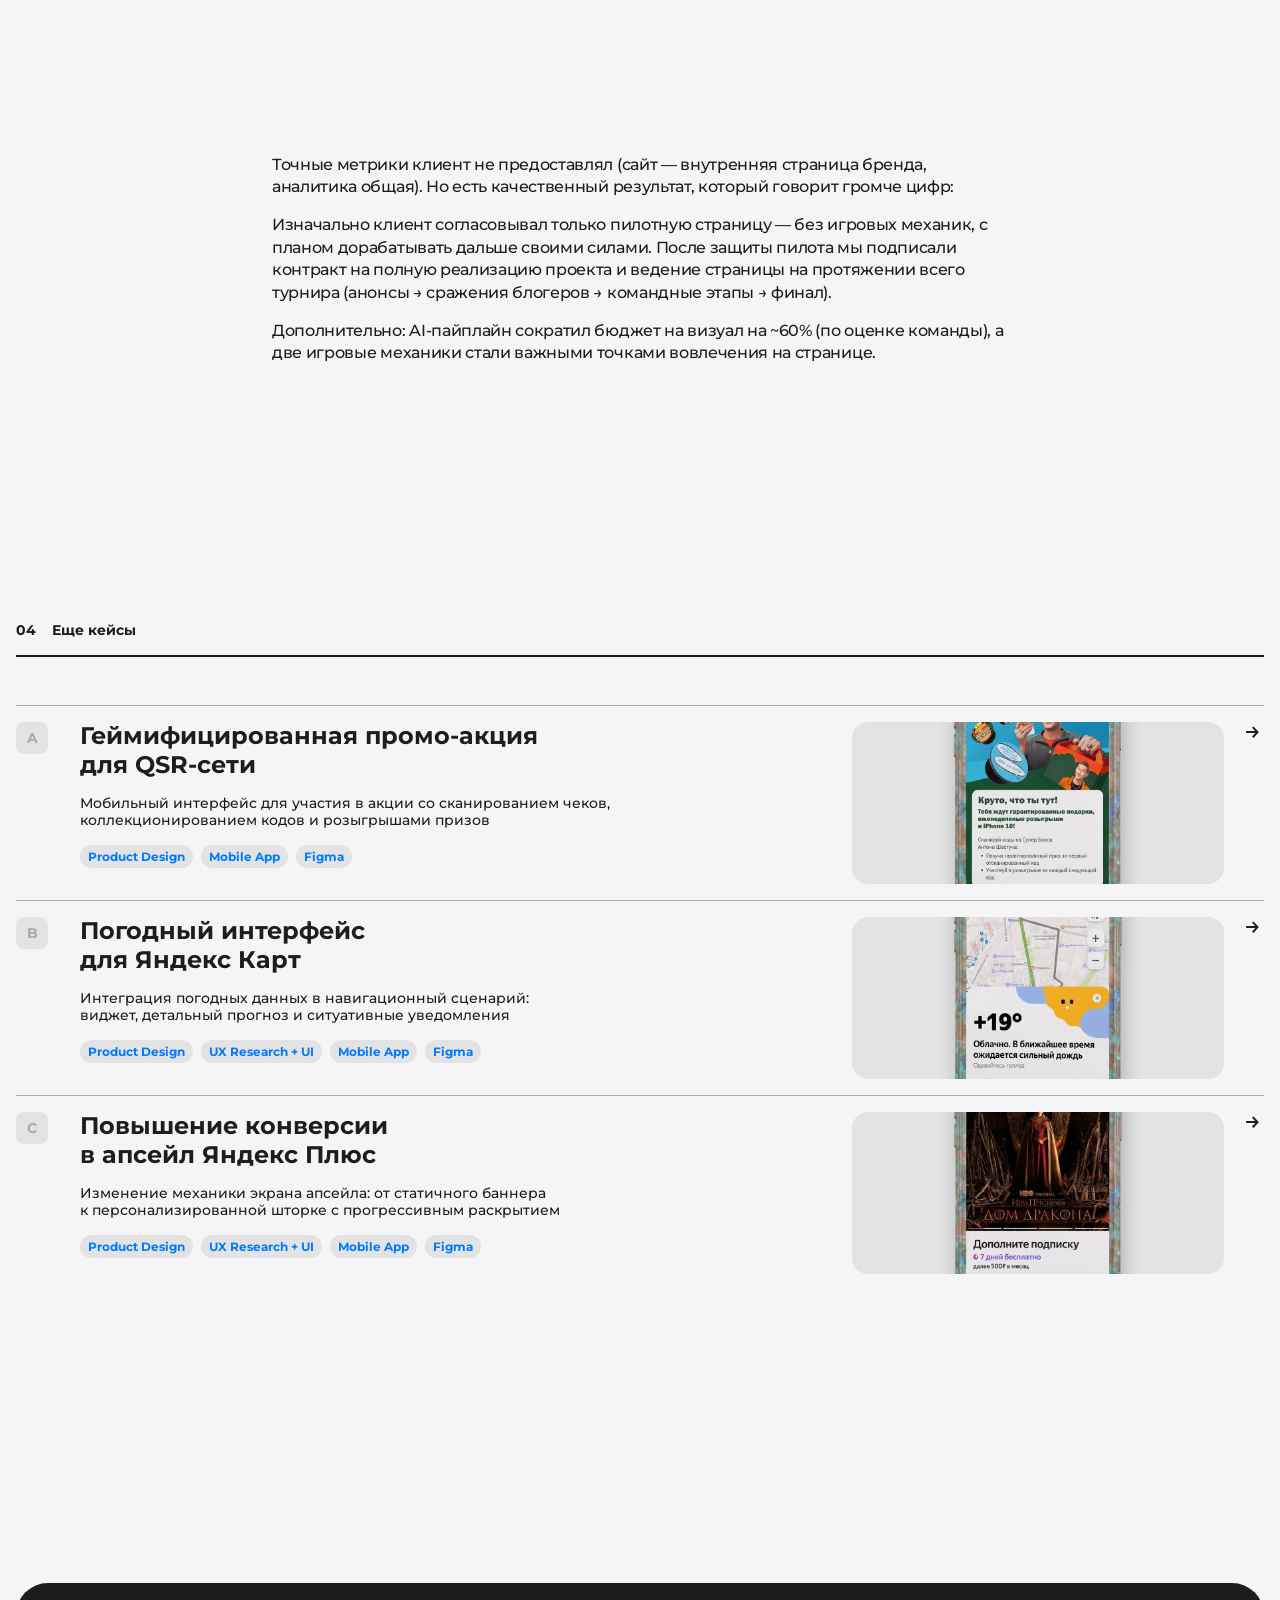
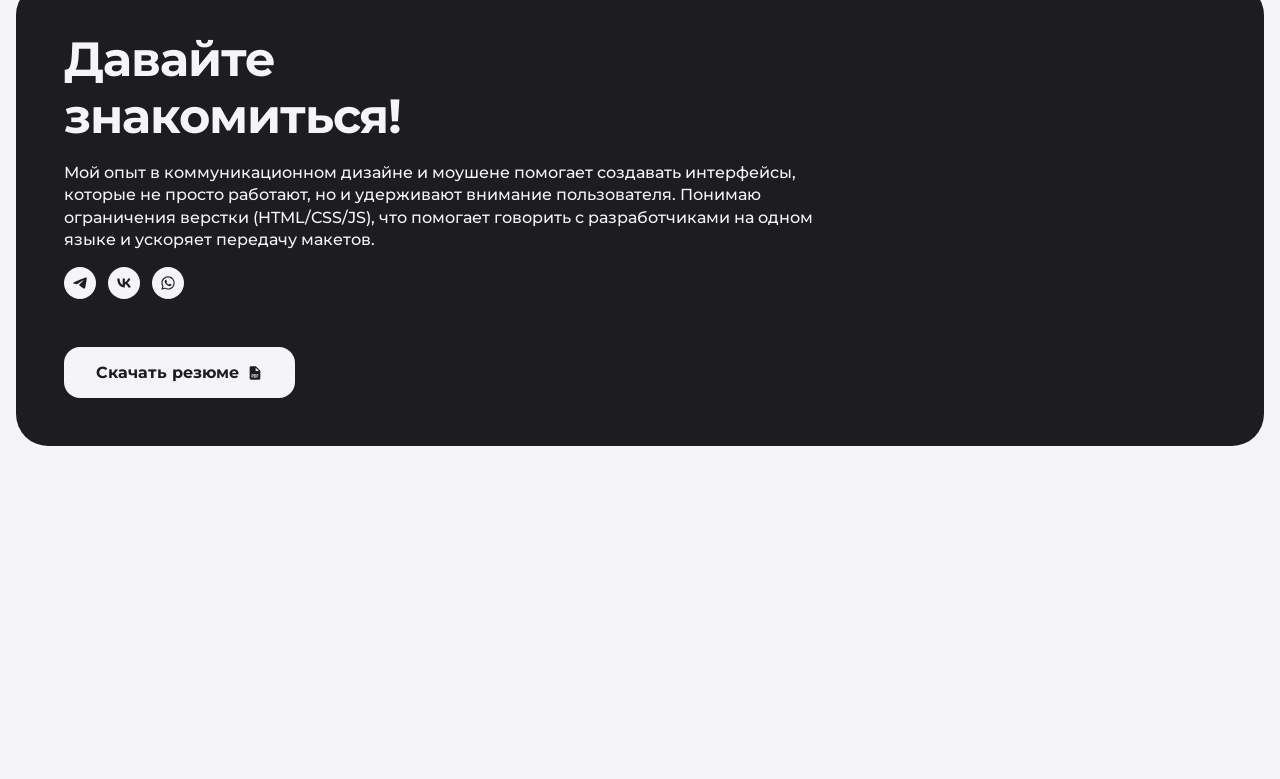
<file: cases/case_4.html>
<!DOCTYPE html>
<html lang="ru">
<head>
    <meta charset="UTF-8">
    <meta name="viewport" content="width=device-width, initial-scale=1.0">
    <title>Кейс — Продуктовый дизайнер</title>
    <link rel="preconnect" href="https://fonts.googleapis.com">
    <link rel="preconnect" href="https://fonts.gstatic.com" crossorigin>
    <link href="https://fonts.googleapis.com/css2?family=Montserrat:ital,wght@0,100..900;1,100..900&display=swap" rel="stylesheet">
    <link rel="stylesheet" href="../style.css">
    <link rel="stylesheet" href="../addons/lenis.css">
    <script src="https://code.jquery.com/jquery-3.7.1.min.js"></script>
    <script src="../addons/lens.min.js"></script>
    <script src="../script.js" defer></script>
</head>
<body>

    <!-- ===== ПРЕЛОАДЕР ===== -->
    <div class="preloader">
        <span class="preloader__count">0%</span>
        <div class="preloader__bar-track">
            <div class="preloader__bar"></div>
        </div>
    </div>

    <!-- ===== ШАПКА ===== -->
    <header class="header hero-animate header--solid" id="top">
        <div class="header__inner">
            <a href="../index.html" class="header__logo">
                <img src="../elements/Logo.svg" alt="Logo" width="91" height="24">
            </a>
            <nav class="header__nav">
                <a href="../index.html" class="header__link">На главную</a>
                <a href="#cases" class="header__link">Еще кейсы</a>
                <a href="../404.html" class="header__link">Обо мне</a>
            </nav>
            <a href="#footer" class="btn btn_primary_small_icon">
                <span>Пообщаемся</span>
                <img class="btn__icon btn__icon--default" src="../elements/icon_hand.png" alt="" width="20" height="20">
                <img class="btn__icon btn__icon--hover" src="../elements/icon_hand.png" alt="" width="20" height="20">
            </a>
            <button class="burger" aria-label="Меню">
                <span class="burger__line"></span>
                <span class="burger__line"></span>
                <span class="burger__line burger__line--short"></span>
            </button>
        </div>
    </header>

    <!-- ===== МОБИЛЬНОЕ МЕНЮ ===== -->
    <div class="mobile-menu">
        <div class="mobile-menu__inner">
            <nav class="mobile-menu__nav">
                <a href="../index.html" class="mobile-menu__link">На главную</a>
                <a href="#cases" class="mobile-menu__link">Еще кейсы</a>
                <a href="../about.html" class="mobile-menu__link">Обо мне</a>
            </nav>
            <a href="#footer" class="btn btn_primary_small_icon mobile-menu__cta">
                <span>Пообщаемся</span>
                <img class="btn__icon btn__icon--default" src="../elements/icon_hand.png" alt="" width="20" height="20">
                <img class="btn__icon btn__icon--hover" src="../elements/icon_hand.png" alt="" width="20" height="20">
            </a>
        </div>
    </div>

    <!-- ===== HERO КЕЙСА ===== -->
    <section class="case-hero">
        <div class="case-hero__top-bar">
            <div class="scr_devider"></div>
            <div class="case-hero__top-bar-inner">
                <span class="top-bar__left">Портфолио *26</span>
                <div class="top-bar__right">
                    <img src="../elements/indicator_on.svg" alt="" width="17" height="17">
                    <span>Готов к сотрудничеству</span>
                </div>
                <a href="../about.html" class="hero__right hero__right-mobile">
                    Обо мне
                    <img src="../elements/arrow-right.svg" alt="">
                </a>
            </div>
        </div>

        <div class="case-hero__bg"></div>
        <div class="case-hero__inner">
            <h1 class="case-hero__title">Haval × Киберспорт: <br>интерактивная <br>промо-страница</h1>
            
            <div class="case-hero__info">
                <div class="case-hero__meta">
                    <div class="case-hero__meta-item">
                        <div class="case-hero__meta-label">Год</div>
                        <div class="case-hero__meta-value">2023</div>
                    </div>
                    <div class="case-hero__meta-item">
                        <div class="case-hero__meta-label">Роль</div>
                        <div class="case-hero__meta-value">UI/UX дизайнер</div>
                    </div>
                    <div class="case-hero__meta-item">
                        <div class="case-hero__meta-label">Формат</div>
                        <div class="case-hero__meta-value">Web (адаптив: десктоп, планшет, мобильный)</div>
                    </div>
                </div>
            </div>

            <p class="case-hero__desc">Haval — автомобильный бренд, который 3 года интегрируется в киберспортивную индустрию: спонсирует турниры, поддерживает клубы (Virtus.pro), выпускает рекламные ролики в игровой стилистике, организаует русскоязычные стримы турниров. Анализ ЦА показал: геймеры — это не только молодежь, но и платежеспособная аудитория 25-35+ лет.</p>
        </div>
    </section>

    <!-- ===== КОНТЕНТ КЕЙСА ===== -->
    <section class="case-content">
        <div class="case-content__inner">
            <div class="case-content__image case-content__image--title">
                <img src="../elements/Content/cases/case_4/img_title.jpg" alt="Геймифицированная промо-акция для QSR-сети">
            </div>

            <div class="case-content__text-block">
                <div class="case-content__container">
                    <div class="case-content__title-row">
                        <span class="case-content__number">01</span>
                        <h2 class="case-content__headline">Проблема</h2>
                    </div>
                    <div class="scr_devider"></div>
                    <div class="case-content__text-content">
                        <div class="case-content__text-inner">
                            <h3 class="case-content__subheadline_small">Вызов 1: Авторские права</h3>
                            <p>Нельзя использовать иллюстрации Dota 2 без разрешения Valve (дорого и долго). Нужно было создать оригинальный визуал в игровом стиле, но без нарушения прав.</p>
                        </div>
                        <div class="case-content__text-inner">
                            <h3 class="case-content__subheadline_small">Вызов 2: Ограниченный бюджет</h3>
                            <p>Клиент хотел максимум интерактива при минимальных затратах на продакшн. Стоковые изображения
и 3D-рендеры — дорого.</p>
                        </div>
                        <div class="case-content__text-inner">
                            <h3 class="case-content__subheadline_small">Вызов 3: Отсутствие дизайн-системы</h3>
                            <p>У клиента не было готовых компонентов для веба. Нужно было собрать UI-кит в рамках существующего брендбука Haval, но с игровой стилистикой.</p>
                        </div>
                    </div>
                </div>
            </div>

            <div style="display: flex; flex-direction: column; gap: 8px; margin: 16px 0 32px 0;">
                <div class="case-content__image">
                    <img src="../elements/Content/cases/case_4/img_1.jpg" alt="Текущий флоу апсейла">
                </div>
            </div>

            <div class="case-content__text-block">
                <div class="case-content__container">
                    <div class="case-content__title-row">
                        <span class="case-content__number">02</span>
                        <h2 class="case-content__headline">Решение</h2>
                    </div>
                    <div class="scr_devider"></div>
                    <div class="case-content__text-content">

                        <div class="case-content__text-inner">
                            <p>Страница была внутренней страницей официального сайта бренда, а не отдельным лендингом. У клиента был только брендбук — готовой дизайн-системы для веба не существовало.</p>
                            <p>Я собрал UI-кит на основе брендбука и скриншотов существующего сайта Haval: кнопки, карточки, слайдеры, типографика, цветовая палитра. Это позволило ускорить верстку и разработку, сохранив при этом стилистику бренда. Все компоненты адаптированы под десктоп, планшет и мобильные устройства.</p>
                        </div>

                        <div class="case-content__text-inner">
                            <h3 class="case-content__subheadline_small">Структура страницы:</h3>
                            <ul class="case-content__bulits">
                                <li class="case-content__bulits-item">Hero-слайдер (анонсы турниров, игровые механики, бренд)</li>
                                <li class="case-content__bulits-item">Экран Haval Cup (информация о текущем этапе турнира бренда)</li>
                                <li class="case-content__bulits-item">360° панорама «Найди артефакты»</li>
                                <li class="case-content__bulits-item">Информация о международном турнире + рекламный ролик (фоновое видео, при ховере/клике открывается плеер)</li>
                                <li class="case-content__bulits-item">Генератор обоев «Собери персонажа»</li>
                                <li class="case-content__bulits-item">Хронология деятельности Haval в киберспорте</li>
                            </ul>
                        </div>
                    </div>
                </div>
            </div>

            <div class="case-content__image case-content__image--title">
                <img src="../elements/Content/cases/case_4/img_2.jpg" alt="Анализ конкурентов">
            </div>

            <div class="case-content__text-block">
                <div class="case-content__container">
                    <div class="case-content__text-content">
                        <div class="case-content__text-inner">
                            <p>Главный челендж — авторские права. Нельзя использовать иллюстрации Dota 2 без разрешения Valve. Нужно было создать оригинальный визуал в игровой стилистике, но без нарушения прав.</p>
                            <p>Я активно изучал генеративные AI на старте их развития (Stable Diffusion, Midjourney) и предложил использовать их для генерации игровых иллюстраций. Это позволило сохранить игровую стилистику и избежать проблем с авторскими правами.</p>
                            <p>На том этапе (2023 год) генеративные модели выдавали частые артефакты: лишние пальцы, искаженные лица, странные текстуры. Приходилось вручную дорабатывать материалы в Photoshop: чистить артефакты, поправлять пропорции, добавлять детали. Это был не «сгенерировал и забыл», а полноценный пайплайн: AI → ручная доработка → финальный визуал.</p>
                        </div>
                    </div>
                </div>
            </div>

            <div class="case-content__gallery">
                <div class="case-content__gallery-item">
                    <div class="case-content__gallery-image">
                        <img src="../elements/Content/cases/case_4/img_3.jpg" alt="До">
                    </div>
                </div>
                <div class="case-content__gallery-item">
                    <div class="case-content__gallery-image">
                        <img src="../elements/Content/cases/case_4/img_4.jpg" alt="После">
                    </div>
                </div>
            </div>

            <div class="case-content__text-block">
                <div class="case-content__container">
                    <div class="case-content__text-content">
                        <div class="case-content__text-inner">
                            <p>Помимо основного контента, на сайте реализовал две игровые механики, которые повысили вовлеченность и увеличили время на странице.</p>
                            <h3 class="case-content__subheadline_small">Механика 1: Генератор обоев «Собери персонажа»</h3>
                            <p>Пользователь выбирает стилистику (фэнтези/экшен/приключения) → выбирает пол персонажа → выбирает цвет авто Haval (продукт-плейсмент) → получает фото-обои с кастомизированным персонажем и тачкой. Кнопки: «Скачать обои» + «Пройти тест-драйв».</p>
                        </div>
                    </div>
                </div>
            </div>

            <div style="display: flex; flex-direction: column; gap: 8px; margin: 16px 0 32px 0;">
                <div class="case-content__image">
                    <img src="../elements/Content/cases/case_4/img_5.jpg" alt="Доплднительный экран с УТП">
                </div>                
            </div>

            <div style="display: flex; flex-direction: column; gap: 8px; margin: 16px 0 32px 0;">
                <div class="case-content__image">
                    <img src="../elements/Content/cases/case_4/img_6.jpg" alt="Доплднительный экран с УТП">
                </div>                
            </div>

            <div class="case-content__text-block">
                <div class="case-content__container">
                    <div class="case-content__text-content">
                        <div class="case-content__text-inner">
                            <h3 class="case-content__subheadline_small">Механика 2: 360° панорама «Найди артефакты»</h3>
                            <p>Погружаем пользователя в вымышленный киберспортивный турнир. Он находится на сцене огромного стадиона, вокруг — игроки, авто Haval, толпа фанатов, ведущий. Можно крутить мышкой (drag) или пальцем на мобильном.</p>
                            <p>Цель: найти 20 спрятанных артефактов. Каждый артефакт — интересная информация про игры, киберспорт и бренд.</p>
                            <h3 class="case-content__subheadline_small">Процесс реализации:</h3>
                            <ul class="case-content__bulits">
                                <li class="case-content__bulits-item">Собрал схематичный макет стадиона в Blender (стены, сцена, трибуны)</li>
                                <li class="case-content__bulits-item">Выгрузил базовое изображение в 360° формате</li>
                                <li class="case-content__bulits-item">По частям генерировал элементы (игроки, толпа, авто Haval, ведущий) через промпты в Stable Diffusion </li>
                                <li class="case-content__bulits-item">Собирал финальную панораму в Photoshop, натягивал на макет</li>                                
                            </ul>
                        </div>
                    </div>
                </div>
            </div>

            <div style="display: flex; flex-direction: column; gap: 8px; margin: 16px 0 32px 0;">
                <div class="case-content__image">
                    <img src="../elements/Content/cases/case_4/img_7.jpg" alt="Доплднительный экран с УТП">
                </div>                
            </div>

            <div class="case-content__text-block">
                <div class="case-content__container">
                    <div class="case-content__title-row">
                        <span class="case-content__number">03</span>
                        <h2 class="case-content__headline">Результат</h2>
                    </div>
                    <div class="scr_devider"></div>
                    <div class="case-content__text-content">
                        <p>Точные метрики клиент не предоставлял (сайт — внутренняя страница бренда, аналитика общая). Но есть качественный результат, который говорит громче цифр:</p>
                        <p>Изначально клиент согласовывал только пилотную страницу — без игровых механик, с планом дорабатывать дальше своими силами. После защиты пилота мы подписали контракт на полную реализацию проекта и ведение страницы на протяжении всего турнира (анонсы → сражения блогеров → командные этапы → финал).</p>
                        <p>Дополнительно: AI-пайплайн сократил бюджет на визуал на ~60% (по оценке команды), а две игровые механики стали важными точками вовлечения на странице.</p>
                    </div>                    
                </div>
            </div>           

        </div>
    </section>

    <!-- ===== КЕЙСЫ ===== -->
    <section class="cases-page" id="cases">
        <div class="cases-page__inner">
            <div class="cases-page__title">
                <div class="cases-page__title-text">
                    <span class="cases-page__number">04</span>
                    <span class="cases-page__heading">Еще кейсы</span>
                </div>
                <div class="scr_devider"></div>
            </div>

            <div class="cases-list">
                <div class="cases-tab" data-tab="product">
                    <!-- Кейс A -->
                    <div class="case-card">
                        <div class="block_devider_gray"></div>
                        <a href="case_1.html" class="case-card__content">
                            <div class="case-card__number">A</div>
                            <div class="case-card__left">
                                <div class="case-card__info">
                                    <h3 class="case-card__title">Геймифицированная промо-акция<br>для QSR-сети</h3>
                                    <p class="case-card__desc">Мобильный интерфейс для участия в акции со сканированием чеков,<br>коллекционированием кодов и розыгрышами призов</p>
                                    <div class="case-card__tags">
                                        <span class="case-card__tag">Product Design</span>
                                        <span class="case-card__tag">Mobile App</span>
                                        <span class="case-card__tag">Figma</span>
                                        <span class="case-card__tag tag-placeholder">Tag text</span>
                                    </div>
                                </div>
                            </div>
                            <div class="case-card__image">
                                <img src="../elements/Casecards/Product_Case_1.jpg" alt="Case A">
                            </div>
                            <div class="case-card__arrow">
                                <img class="arrow-default" src="../elements/arrow-right.svg" alt="">
                                <img class="arrow-hover" src="../elements/arrow-right-blue.svg" alt="">
                            </div>
                        </a>
                    </div>

                    <!-- Кейс B -->
                    <div class="case-card">
                        <div class="block_devider_gray"></div>
                        <a href="case_2.html" class="case-card__content">
                            <div class="case-card__number">B</div>
                            <div class="case-card__left">
                                <div class="case-card__info">
                                    <h3 class="case-card__title">Погодный интерфейс<br>для Яндекс Карт</h3>
                                    <p class="case-card__desc">Интеграция погодных данных в навигационный сценарий:<br>виджет, детальный прогноз и ситуативные уведомления</p>
                                    <div class="case-card__tags">
                                        <span class="case-card__tag">Product Design</span>
                                        <span class="case-card__tag">UX Research + UI</span>
                                        <span class="case-card__tag">Mobile App</span>
                                        <span class="case-card__tag">Figma</span>
                                    </div>
                                </div>
                            </div>
                            <div class="case-card__image">
                                <img src="../elements/Casecards/Product_Case_2.jpg" alt="Case B">
                            </div>
                            <div class="case-card__arrow">
                                <img class="arrow-default" src="../elements/arrow-right.svg" alt="">
                                <img class="arrow-hover" src="../elements/arrow-right-blue.svg" alt="">
                            </div>
                        </a>
                    </div>

                    <!-- Кейс C -->
                    <div class="case-card">
                        <div class="block_devider_gray"></div>
                        <a href="case_3.html" class="case-card__content">
                            <div class="case-card__number">C</div>
                            <div class="case-card__left">
                                <div class="case-card__info">
                                    <h3 class="case-card__title">Повышение конверсии<br>в апсейл Яндекс Плюс</h3>
                                    <p class="case-card__desc">Изменение механики экрана апсейла: от статичного баннера<br>к персонализированной шторке с прогрессивным раскрытием</p>
                                    <div class="case-card__tags">
                                        <span class="case-card__tag">Product Design</span>
                                        <span class="case-card__tag">UX Research + UI</span>
                                        <span class="case-card__tag">Mobile App</span>
                                        <span class="case-card__tag">Figma</span>
                                    </div>
                                </div>
                            </div>
                            <div class="case-card__image">
                                <img src="../elements/Casecards/Product_Case_3.jpg" alt="Case C">
                            </div>
                            <div class="case-card__arrow">
                                <img class="arrow-default" src="../elements/arrow-right.svg" alt="">
                                <img class="arrow-hover" src="../elements/arrow-right-blue.svg" alt="">
                            </div>
                        </a>
                    </div>

                    <!-- Кейс D (текущий) -->
                    <div class="case-card case-card--hidden">
                        <div class="block_devider_gray"></div>
                        <a href="#" class="case-card__content">
                            <div class="case-card__number">D</div>
                            <div class="case-card__left">
                                <div class="case-card__info">
                                    <h3 class="case-card__title">Haval × Киберспорт:<br>интерактивная промо-страница</h3>
                                    <p class="case-card__desc">Интерактивная промо-страница для автомобильного бренда<br>в киберспортивной стилистике</p>
                                    <div class="case-card__tags">
                                        <span class="case-card__tag">Art Direction + UI/UX</span>
                                        <span class="case-card__tag">AI Integration</span>
                                        <span class="case-card__tag">Web</span>
                                    </div>
                                </div>
                            </div>
                            <div class="case-card__image">
                                <img src="../elements/Casecards/Product_Case_3.jpg" alt="Case D">
                            </div>
                            <div class="case-card__arrow">
                                <img class="arrow-default" src="../elements/arrow-right.svg" alt="">
                                <img class="arrow-hover" src="../elements/arrow-right-blue.svg" alt="">
                            </div>
                        </a>
                    </div>
                </div>
            </div>
        </div>
    </section>

    <!-- ===== КОНТАКТЫ ===== -->
    <section class="contacts" id="contacts">
        <div class="contacts__inner">
            <div class="contacts__title page-title">
                <div class="page-title__text">
                    <span class="contacts__number">05</span>
                    <span class="contacts__heading">Контакты</span>
                </div>
                <div class="scr_devider"></div>
            </div>

            <div class="contacts__card contacts__card--animated">
                <div class="contacts__content">
                    <h2 class="contacts__headline">Давайте<br>знакомиться!</h2>
                    <p class="contacts__desc">Мой опыт в коммуникационном дизайне и моушене помогает создавать интерфейсы, которые не просто работают, но и удерживают внимание пользователя. Понимаю ограничения верстки (HTML/CSS/JS), что помогает говорить с разработчиками на одном языке и ускоряет передачу макетов.</p>
                    <div class="contacts__socials">
                        <a href="https://t.me/malanov" class="contacts__social contacts__social--tg">
                            <img class="social-icon--default" src="../elements/tg_b.svg" alt="Telegram" width="16" height="16">
                            <img class="social-icon--hover" src="../elements/tg_w.svg" alt="Telegram" width="16" height="16">
                        </a>
                        <a href="https://vk.ru/mikemal" class="contacts__social contacts__social--vk">
                            <img class="social-icon--default" src="../elements/vk_b.svg" alt="VK" width="16" height="16">
                            <img class="social-icon--hover" src="../elements/vk_w.svg" alt="VK" width="16" height="16">
                        </a>
                        <a href="https://wa.me/qr/7PNFHAGL4TN4G1" class="contacts__social contacts__social--wu">
                            <img class="social-icon--default" src="../elements/wu_b.svg" alt="WhatsApp" width="16" height="16">
                            <img class="social-icon--hover" src="../elements/wu_w.svg" alt="WhatsApp" width="16" height="16">
                        </a>
                    </div>
                </div>
                <a href="../elements/Resume_Malanov.pdf" target="_blank" class="btn btn_resume">
                    Скачать резюме
                    <img class="btn__icon btn__icon--default" src="../elements/pdf-black.svg" alt="" width="16" height="16">
                    <img class="btn__icon btn__icon--hover" src="../elements/pdf-white.svg" alt="" width="16" height="16">
                </a>
            </div>
        </div>
    </section>

    <!-- ===== ФУТЕР ===== -->
    <footer class="footer" id="footer">
        <div class="footer__inner">
            <div class="footer__left">
                <div class="footer__spin">
                    <img src="../elements/Spin_1.svg" alt="">
                </div>
                <div class="footer__logo">
                    <img src="../elements/Logo_2.svg" alt="Logo" width="61" height="24">
                </div>
            </div>
            <div class="footer__right">
                <div class="footer__info">
                    <div class="footer__column">
                        <span class="footer__label">E-MAIL</span>
                        <span class="footer__link">m.malanov@gmail.com</span>
                    </div>
                    <div class="footer__column">
                        <span class="footer__label">PHONE</span>
                        <span class="footer__link">+7 916 252 64 29</span>
                    </div>
                    <div class="footer__column">
                        <span class="footer__label">LOCATION</span>
                        <span class="footer__link">Moscow</span>
                    </div>
                </div>
                <div class="footer__divider"></div>
                <div class="footer__bottom">
                    <span class="footer__copyright">© 2026 Маланов Михаил</span>
                    <span class="footer__credit">Спроектировано с любовью</span>
                </div>
            </div>
        </div>
    </footer>

</body>
</html>
</file>
<file: style.css>
/* ===== СБРОС СТИЛЕЙ ===== */
* {
    margin: 0;
    padding: 0;
    box-sizing: border-box;
}

html, body {
    margin: 0;
    padding: 0;
    font-family: 'Montserrat', sans-serif;
    color: #1D1D1F;
    background: #F5F5F7;
    min-height: 100vh;
}

body {
    display: flow-root;
    padding-bottom: 267px;
}

/* ===== ПРЕЛОАДЕР ===== */
.preloader {
    position: fixed;
    top: 0;
    left: 0;
    width: 100%;
    height: 100%;
    background: #F5F5F7;
    display: flex;
    flex-direction: column;
    align-items: center;
    justify-content: center;
    gap: 24px;
    z-index: 9999;
    transition: transform 800ms ease-in-out;
}

.preloader.is-hidden {
    transform: translateY(-100%);
}

.preloader__count {
    font-family: 'Montserrat', sans-serif;
    font-weight: 500;
    font-size: 14px;
    color: #1D1D1F;
    letter-spacing: 0;
}

.preloader__bar-track {
    width: 200px;
    height: 2px;
    background: rgba(29, 29, 31, 0.1);
    border-radius: 1px;
    overflow: hidden;
}

.preloader__bar {
    height: 100%;
    width: 0%;
    background: #1D1D1F;
    border-radius: 1px;
    transition: width 30ms linear;
}

/* ===== ШАПКА ===== */
.header {
    position: fixed;
    top: 0;
    left: 0;
    width: 100%;
    z-index: 100;
    padding: 8px 16px;
    background: transparent;
    transition: background 0.3s ease;
}

/* Шапка с подложкой с самого начала (для страниц кейсов) */
.header--solid {
    background: rgba(245, 245, 247, 0.8) !important;
    backdrop-filter: blur(10px);
}

.header__inner {
    display: flex;
    align-items: center;
    justify-content: space-between;
    max-width: 1440px;
    margin: 0 auto;
    height: 40px;
}

.header__logo img {
    height: 24px;
    width: auto;
    display: block;
}

.header__nav {
    display: flex;
    align-items: center;
    gap: 8px;
}

.header__link {
    position: relative;
    font-family: 'Montserrat', sans-serif;
    font-weight: 700;
    font-size: 16px;
    color: #1D1D1F;
    text-decoration: none;
    padding: 8px 16px;
    border-radius: 12px;
    transition: color 0.3s ease;
}

.header__link:hover {
    color: #007AFF;
}

/* ===== ВЕРХНИЙ БАР ===== */
.top-bar {
    padding-top: 56px;
    max-width: 1440px;
    margin: 0 auto;
}

.top-bar .scr_devider {
    height: 2px;
    width: 100%;
    background: #1D1D1F;
}

.top-bar__inner {
    display: flex;
    align-items: center;
    justify-content: space-between;
    padding: 0 16px;
    height: 40px;
}

.top-bar__left {
    font-family: 'Montserrat', sans-serif;
    font-weight: 600;
    font-size: 14px;
    letter-spacing: 0em;
    color: #1D1D1F;
}

.top-bar__right {
    display: flex;
    align-items: center;
    gap: 8px;
    font-family: 'Montserrat', sans-serif;
    font-weight: 600;
    font-size: 14px;
    letter-spacing: 0em;
    color: #1D1D1F;
}

.top-bar__right img {
    width: 17px;
    height: 17px;
}

/* ===== HERO ===== */
.hero {
    position: relative;
    min-height: 100vh;
    display: flex;
    flex-direction: column;
    padding: 56px 16px 0;
    overflow: hidden;
}

.hero__top-bar {
    position: relative;
    z-index: 4;
    max-width: 1440px;
    margin: 0 auto;
    width: 100%;
}

.hero__top-bar .scr_devider {
    height: 2px;
    width: 100%;
    background: #1D1D1F;
}

.hero__top-bar-inner {
    display: flex;
    align-items: center;
    justify-content: space-between;
    padding: 0 16px;
    height: 40px;
}

.hero__bg {
    position: absolute;
    top: 0;
    left: 0;
    width: 100%;
    height: 100%;
    background: #F5F5F7;
    z-index: 3;
}

.hero__bg-img {
    position: absolute;
    top: 0;
    left: 0;
    width: 100%;
    height: 100%;
    object-fit: cover;
    object-position: right center;
    z-index: 3;
    display: block;
}

@media (max-width: 760px) {
    .hero__bg-img {
        display: none;
    }
}

/* ===== HERO MOBILE IMAGE ===== */
.hero__mobile-img {
    display: none;
    width: 176px;
    height: 176px;
    margin-bottom: 16px;
    margin-left: auto;
    margin-right: auto;
}

.hero__mobile-img img {
    width: 100%;
    height: 100%;
    object-fit: cover;
    display: block;
    border-radius: 16px;
}

.hero__inner {
    position: relative;
    z-index: 4;
    display: flex;
    align-items: flex-end;
    justify-content: space-between;
    max-width: 1440px;
    margin: 0 auto;
    padding: 0 16px 16px;
    width: 100%;
    gap: 24px;
    margin-top: auto;
    transform: translateY(-20%);
}

.hero__left {
    display: flex;
    flex-direction: column;
    gap: 24px;
}

.hero__title {
    font-family: 'Montserrat', sans-serif;
    font-weight: 700;
    font-size: 62px;
    line-height: 1.1;
    letter-spacing: -0.02em;
    color: #1D1D1F;
}

.hero__subtitle {
    font-family: 'Montserrat', sans-serif;
    font-weight: 500;
    font-size: 16px;
    line-height: 1.2;
    color: #1D1D1F;
    max-width: 600px;
}

.hero__buttons {
    display: flex;
    align-items: center;
    gap: 16px;
}

/* ===== КНОПКИ — СИСТЕМА ===== */
.btn {
    display: inline-flex;
    align-items: center;
    justify-content: center;
    gap: 8px;
    font-family: 'Montserrat', sans-serif;
    font-weight: 700;
    font-size: 16px;
    text-decoration: none;
    transition: all 0.3s ease;
    cursor: pointer;
}

.btn__icon {
    transition: opacity 0.3s ease;
}

.btn__icon--hover {
    display: none;
}

.btn__icon--default {
    display: inline-flex;
}

/* --- Большая кнопка с иконкой --- */
.btn_primary_big_icon {
    position: relative;
    display: flex;
    align-items: center;
    gap: 8px;
    padding: 16px 24px 16px 32px;
    background: #1D1D1F;
    color: #F5F5F7;
    border-radius: 16px;
    border: none;
}

.btn_primary_big_icon .btn__icon--default {
    width: 19px;
    height: 19px;
}

.btn_primary_big_icon .btn__icon--hover {
    width: 19px;
    height: 19px;
}

.btn_primary_big_icon:hover .btn__icon--default {
    display: none;
}

.btn_primary_big_icon:hover .btn__icon--hover {
    display: inline-flex;
}

.btn_primary_big_icon:hover {
    background: #007AFF;
    color: #F5F5F7;
}

/* --- Маленькая кнопка с иконкой --- */
.btn_primary_small_icon {
    position: relative;
    display: flex;
    align-items: center;
    gap: 4px;
    padding: 8px 8px 8px 16px;
    background: #1D1D1F;
    color: #F5F5F7;
    border-radius: 16px;
    text-decoration: none;
}

.btn_primary_small_icon .btn__icon--default {
    width: 20px;
    height: 20px;
}

.btn_primary_small_icon .btn__icon--hover {
    width: 20px;
    height: 20px;
}

.btn_primary_small_icon:hover .btn__icon--default {
    display: none;
}

.btn_primary_small_icon:hover .btn__icon--hover {
    display: inline-flex;
}

.btn_primary_small_icon:hover {
    background: #007AFF;
    color: #F5F5F7;
}

/* --- Outline кнопка --- */
.btn_secondary_big {
    padding: 16px 32px;
    background: transparent;
    color: #1D1D1F;
    border: 1px solid #1D1D1F;
    border-radius: 16px;
    transition: all 0.3s ease;
}

.btn_secondary_big:hover {
    background: #007AFF;
    border-color: #007AFF;
    color: #F5F5F7;
}

/* --- Маленькая outline кнопка --- */
.btn_secondary_small {
    padding: 8px 16px;
    background: transparent;
    border: 1px solid #1D1D1F;
    border-radius: 12px;
    transition: all 0.3s ease;
}

.btn_secondary_small:hover {
    background: #007AFF;
    border-color: #007AFF;
    color: #F5F5F7;
}

.hero__right {
    display: flex;
    align-items: center;
    gap: 8px;
    font-family: 'Montserrat', sans-serif;
    font-weight: 600;
    font-size: 16px;
    color: #1D1D1F;
    text-decoration: none;
    white-space: nowrap;
    transition: opacity 0.3s ease;
}

.hero__right-mobile {
    display: none;
}

.hero__right img {
    width: 17px;
    height: 17px;
    transition: transform 0.3s ease;
}

.hero__right:hover {
    opacity: 0.7;
}

.hero__right:hover img {
    transform: translateX(4px);
}

/* ===== ОСНОВНОЙ КОНТЕНТ ===== */
main {
    padding-top: 0;
}

/* ===== HERO КЕЙСА ===== */
.case-hero {
    position: relative;
    z-index: 10;
    width: 100%;
    min-height: 629px;
    display: flex;
    flex-direction: column;
    padding: 56px 16px;
    overflow: hidden;
    background: #F5F5F7;
}

.case-hero__top-bar {
    position: relative;
    z-index: 4;
    max-width: 1440px;
    margin: 0 auto;
    width: 100%;
}

.case-hero__top-bar .scr_devider {
    height: 2px;
    width: 100%;
    background: #1D1D1F;
}

.case-hero__top-bar-inner {
    display: flex;
    align-items: center;
    justify-content: space-between;
    padding: 0;
    height: 40px;
}

.case-hero__bg {
    position: absolute;
    top: 0;
    left: 0;
    width: 100%;
    height: 100%;
    background: #F5F5F7;
    z-index: 3;
}

.case-hero__inner {
    position: relative;
    z-index: 4;
    width: 100%;
    max-width: 1440px;
    margin: 0 auto;
    padding: 0;
    display: flex;
    flex-direction: column;
    justify-content: flex-end;
    align-items: flex-start;
    min-height: 573px; /* 629 - 56 (header) */
}

/* ===== СТРАНИЦА КЕЙСЫ ===== */
.cases-page {
    padding: 128px 16px;
    position: relative;
    z-index: 10;
    background: #F5F5F7;
}

.cases-page__inner {
    max-width: 1440px;
    margin: 0 auto;
    padding: 0;
}

/* Title блок */
.cases-page__title {
    padding: 0 0 16px;
}

.cases-page__title-text {
    display: flex;
    align-items: baseline;
    gap: 16px;
    margin-bottom: 16px;
}

.cases-page__number {
    font-family: 'Montserrat', sans-serif;
    font-weight: 700;
    font-size: 14px;
    color: #1D1D1F;
}

.cases-page__heading {
    font-family: 'Montserrat', sans-serif;
    font-weight: 700;
    font-size: 14px;
    color: #1D1D1F;
}

.cases-page__title .scr_devider {
    height: 2px;
    width: 100%;
    background: #1D1D1F;
    margin-bottom: 16px;
}

/* Вкладки */
.cases-page__tabs {
    display: flex;
    align-items: center;
    gap: 16px;
}

.cases-page__tab {
    display: inline-flex;
    align-items: center;
    justify-content: center;
    padding: 8px 16px;
    background: transparent;
    border: 1px solid #1D1D1F;
    color: #1D1D1F;
    border-radius: 12px;
    font-family: 'Montserrat', sans-serif;
    font-weight: 700;
    font-size: 16px;
    cursor: pointer;
    transition: all 0.3s ease;
    user-select: none;
}

.cases-page__tab:not(.cases-page__tab--active):active {
    background: #007AFF;
    border-color: #007AFF;
    color: #F5F5F7;
}

.cases-page__tab--active {
    background: #1D1D1F;
    border-color: #1D1D1F;
    color: #F5F5F7;
    cursor: default;
}

/* Скрытие/показ контента вкладок */
.cases-tab {
    display: block;
}

.cases-tab--hidden {
    display: none !important;
}

/* Разделитель в карточках */
.block_devider_gray {
    height: 1px;
    width: 100%;
    background: #AAAAAA;
}

/* Список кейсов */
.cases-list {
    padding: 16px 0 0;
}

/* Карточка кейса */
.case-card {
    padding: 0;
}

.case-card--hidden {
    display: none !important;
}

.case-card__content {
    display: flex;
    align-items: flex-start;
    justify-content: space-between;
    gap: 16px;
    padding: 16px 0;
    min-height: 160px;
    transition: min-height 0.4s ease;
    cursor: pointer;
    text-decoration: none;
    color: inherit;
}

.case-card__content:hover {
    min-height: 390px;
}

.case-card__number {
    width: 32px;
    height: 32px;
    display: flex;
    align-items: center;
    justify-content: center;
    background: #E3E3E3;
    color: #AAAAAA;
    border-radius: 8px;
    font-family: 'Montserrat', sans-serif;
    font-weight: 700;
    font-size: 14px;
    flex-shrink: 0;
    transition: all 0.4s ease;
}

.case-card__content:hover .case-card__number {
    background: #007AFF;
    color: #F5F5F7;
}

.case-card__left {
    display: flex;
    flex-direction: column;
    flex: 1;
}

.case-card__info {
    flex: 1;
    max-height: 630px;
    padding-left: 16px;
    transition: transform 0.4s ease;
}

.case-card__content:hover .case-card__info {
    transform: translateX(20px);
}

.case-card__title {
    font-family: 'Montserrat', sans-serif;
    font-weight: 700;
    font-size: 24px;
    line-height: 1.2;
    color: #1D1D1F;
    margin: 0 0 16px;
    transition: color 0.4s ease;
}

.case-card__content:hover .case-card__title {
    color: #007AFF;
}

.case-card__desc {
    font-family: 'Montserrat', sans-serif;
    font-weight: 500;
    font-size: 14px;
    line-height: 1.2;
    color: #1D1D1F;
    margin: 0 0 16px;
}

.case-card__tags {
    display: flex;
    align-items: center;
    flex-wrap: wrap;
    gap: 8px;
}

.case-card__tag {
    display: inline-flex;
    align-items: center;
    justify-content: center;
    padding: 4px 8px;
    background: #E3E3E3;
    color: #007AFF;
    border-radius: 20px;
    font-family: 'Montserrat', sans-serif;
    font-weight: 700;
    font-size: 12px;
}

.tag-placeholder {
    display: none;
}

.case-card__image {
    width: 372px;
    height: 162px;
    overflow: hidden;
    border-radius: 16px;
    flex-shrink: 0;
    display: flex;
    align-items: center;
    justify-content: center;
    transition: all 0.4s ease;
}

.case-card__content:hover .case-card__image {
    height: 372px;
}

.case-card__image img {
    width: 452px;
    height: 452px;
    object-fit: cover;
    display: block;
    transition: all 0.4s ease;
}

.case-card__content:hover .case-card__image img {
    width: 680px;
    height: 680px;
}

.case-card__arrow {
    position: relative;
    display: flex;
    align-items: center;
    justify-content: center;
    width: 24px;
    flex-shrink: 0;
}

.case-card__arrow img {
    width: 19px;
    height: 19px;
}

.case-card__arrow .arrow-default {
    opacity: 1;
    transition: opacity 0.3s ease;
}

.case-card__arrow .arrow-hover {
    position: absolute;
    opacity: 0;
    transition: opacity 0.3s ease;
}

.case-card__content:hover .case-card__arrow .arrow-default {
    opacity: 0;
}

.case-card__content:hover .case-card__arrow .arrow-hover {
    opacity: 1;
}

.case-card__arrow:hover {
    opacity: 0.6;
}

.case-card__arrow:hover img {
    transform: translateX(4px);
}

/* Вкладка Motion — дополнительный отступ снизу (равен высоте одной карточки) */
.cases-tab--motion {
    padding-bottom: 160px;
}

/* ===== СЕКЦИЯ КОНТАКТЫ ===== */
.contacts {
    padding: 64px 16px;
    max-width: 100%;
    background: #F5F5F7;
    position: relative;
    top: 0;
    z-index: 2;
}

.contacts__inner {
    max-width: 1440px;
    margin: 0 auto;
}

/* Title блок */
.contacts__title {
    padding: 0 0 16px;
}

.contacts__title-text {
    display: flex;
    align-items: baseline;
    gap: 16px;
    margin-bottom: 16px;
}

.contacts__number {
    font-family: 'Montserrat', sans-serif;
    font-weight: 700;
    font-size: 14px;
    color: #1D1D1F;
}

.contacts__heading {
    font-family: 'Montserrat', sans-serif;
    font-weight: 700;
    font-size: 14px;
    padding-left: 16px;
    color: #1D1D1F;
}

.contacts__title .scr_devider {
    height: 2px;
    width: 100%;
    background: #1D1D1F;
}

/* Основной блок */
.contacts__card {
    display: flex;
    flex-direction: column;
    gap: 48px;
    padding: 48px;
    background: #1D1D1F;
    border-radius: 32px;
    margin-top: 48px;
}

.contacts__content {
    flex: 1;
}

.contacts__headline {
    font-family: 'Montserrat', sans-serif;
    font-weight: 700;
    font-size: 48px;
    line-height: 1.2;
    letter-spacing: -0.02em;
    color: #F5F5F7;
    margin: 0 0 16px;
}

.contacts__desc {
    font-family: 'Montserrat', sans-serif;
    font-weight: 500;
    font-size: 16px;
    line-height: 1.4;
    color: #F5F5F7;
    margin: 0 0 16px;
    max-width: 780px;
}

/* Соцсети */
.contacts__socials {
    display: flex;
    align-items: center;
    gap: 12px;
}

.contacts__social {
    display: flex;
    align-items: center;
    justify-content: center;
    width: 32px;
    height: 32px;
    background: #F5F5F7;
    border-radius: 50%;
    transition: all 0.3s ease;
    cursor: pointer;
}

.contacts__social .social-icon--default {
    display: inline-flex;
    transition: opacity 0.3s ease;
}

.contacts__social .social-icon--hover {
    display: none;
    transition: opacity 0.3s ease;
}

.contacts__social:hover {
    background: #007AFF;
}

.contacts__social:hover .social-icon--default {
    display: none;
}

.contacts__social:hover .social-icon--hover {
    display: inline-flex;
}

/* Кнопка скачать резюме */
.btn_resume {
    position: relative;
    display: inline-flex;
    align-items: center;
    justify-content: center;
    gap: 8px;
    padding: 16px 32px;
    background: #F5F5F7;
    color: #1D1D1F;
    border-radius: 16px;
    border: none;
    font-family: 'Montserrat', sans-serif;
    font-weight: 700;
    font-size: 16px;
    text-decoration: none;
    transition: all 0.3s ease;
    cursor: pointer;
    align-self: flex-start;
}

.btn_resume .btn__icon--default {
    width: 16px;
    height: 16px;
}

.btn_resume .btn__icon--hover {
    width: 16px;
    height: 16px;
}

.btn_resume:hover .btn__icon--default {
    display: none;
}

.btn_resume:hover .btn__icon--hover {
    display: inline-flex;
}

.btn_resume:hover {
    background: #007AFF;
    color: #F5F5F7;
}

/* ===== СЕКЦИЯ ПОДХОД ===== */
.approach {
    padding: 128px 16px 128px 16px;
    max-width: 100%;
    background: #F5F5F7;
    position: relative;
/*    top: 0; */
    z-index: 25;
}

.approach__inner {
    max-width: 1440px;
    margin: 0 auto;
}

/* Title блок */
.approach__title {
    padding: 0 0 16px;
}

.approach__title-text {
    display: flex;
    align-items: baseline;
    gap: 16px;
    margin-bottom: 16px;
}

.approach__number {
    font-family: 'Montserrat', sans-serif;
    font-weight: 700;
    font-size: 14px;
    color: #1D1D1F;
}

.approach__heading {
    font-family: 'Montserrat', sans-serif;
    font-weight: 700;
    font-size: 14px;
    padding-left: 16px;
    color: #1D1D1F;
}

.approach__title .scr_devider {
    height: 2px;
    width: 100%;
    background: #1D1D1F;
}

/* Текстовый блок */
.approach__content {
    display: flex;
    align-items: flex-start;
    justify-content: space-between;
    gap: 80px;
    padding: 48px 0;
}

.approach__main-text {
    flex: 1;
}

.approach__headline {
    font-family: 'Montserrat', sans-serif;
    font-weight: 700;
    font-size: 48px;
    line-height: 1.2;
    letter-spacing: -0.02em;
    color: #E3E3E3;
}

.approach__headline .word {
    white-space: nowrap;
}

.approach__headline .letter {
    display: inline-block;
    color: #E3E3E3;
    transition: color 0.15s ease;
}

.approach__headline .letter.active {
    color: #1D1D1F;
}

.approach__side-block {
    flex-shrink: 0;
    max-width: 360px;
}

.approach__side-text {
    font-family: 'Montserrat', sans-serif;
    font-weight: 500;
    font-size: 14px;
    line-height: 1.4;
    color: #1D1D1F;
    margin: 0 0 24px;
}

.approach__buttons {
    display: flex;
    flex-direction: row;
    gap: 12px;
    padding: 0;
}

/* Кнопки подхода */
.btn_primary_approach {
    position: relative;
    display: inline-flex;
    align-items: center;
    justify-content: center;
    gap: 8px;
    padding: 12px 20px;
    background: #1D1D1F;
    color: #F5F5F7;
    border-radius: 12px;
    border: none;
    font-family: 'Montserrat', sans-serif;
    font-weight: 700;
    font-size: 14px;
    text-decoration: none;
    transition: all 0.3s ease;
    cursor: pointer;
}

.btn_primary_approach .btn__icon--default {
    width: 16px;
    height: 16px;
}

.btn_primary_approach .btn__icon--hover {
    width: 16px;
    height: 16px;
}

.btn_primary_approach:hover .btn__icon--default {
    display: none;
}

.btn_primary_approach:hover .btn__icon--hover {
    display: inline-flex;
}

.btn_primary_approach:hover {
    background: #007AFF;
}

.btn_secondary_approach {
    position: relative;
    display: inline-flex;
    align-items: center;
    justify-content: center;
    gap: 8px;
    padding: 16px 20px;
    background: transparent;
    color: #1D1D1F;
    border: 1px solid #1D1D1F;
    border-radius: 12px;
    font-family: 'Montserrat', sans-serif;
    font-weight: 700;
    font-size: 14px;
    text-decoration: none;
    transition: all 0.3s ease;
    cursor: pointer;
}

.btn_secondary_approach .btn__icon--default {
    width: 16px;
    height: 16px;
}

.btn_secondary_approach .btn__icon--hover {
    width: 16px;
    height: 16px;
}

.btn_secondary_approach:hover .btn__icon--default {
    display: none;
}

.btn_secondary_approach:hover .btn__icon--hover {
    display: inline-flex;
}

.btn_secondary_approach:hover {
    background: #007AFF;
    border-color: #007AFF;
    color: #F5F5F7;
}

/* Карточки подхода */
.approach__cards {
    display: grid;
    grid-template-columns: repeat(3, 1fr);
    gap: 16px;
    padding-top: 16px;
}

.approach-card {
    display: flex;
    align-items: flex-start;
    gap: 16px;
    padding: 24px;
    border: 1px solid #E3E3E3;
    background: #F5F5F7;
}

.approach-card__number {
    width: 32px;
    height: 32px;
    display: flex;
    align-items: center;
    justify-content: center;
    background: #E3E3E3;
    color: #AAAAAA;
    border-radius: 8px;
    font-family: 'Montserrat', sans-serif;
    font-weight: 700;
    font-size: 14px;
    flex-shrink: 0;
    transition: all 0.4s ease;
}

.approach-card:hover .approach-card__number {
    background: #007AFF;
    color: #F5F5F7;
}

.approach-card__body {
    flex: 1;
}

.approach-card__title {
    font-family: 'Montserrat', sans-serif;
    font-weight: 700;
    font-size: 20px;
    line-height: 1.2;
    color: #1D1D1F;
    margin: 4px 0 12px 0;
}

.approach-card__desc {
    font-family: 'Montserrat', sans-serif;
    font-weight: 500;
    font-size: 14px;
    line-height: 1.4;
    color: #1D1D1F;
    margin: 0;
}

/* ===== ФУТЕР ===== */
.footer {
    width: 100%;
    min-height: 267px;
    background: linear-gradient(90deg, #007AFF 0%, #003D8D 100%);
    position: fixed;       /* было: relative */
    bottom: 0;
    left: 0;
    z-index: 1;            /* футер внизу по z-index */
    overflow: hidden;
}


.footer__inner {
    max-width: 1440px;
    margin: 0 auto;
    min-height: 267px;
    position: relative;
}

/* Левый блок: спин + лого */
.footer__left {
    position: relative;
}

.footer__spin {
    position: absolute;
    left: 0;
    top: 0;
    width: 458px;
    height: 267px;
}

.footer__spin img {
    width: 100%;
    height: 100%;
    object-fit: contain;
}

.footer__logo {
    position: absolute;
    left: 198px;
    top: 84px;
}

.footer__logo img {
    width: 61px;
    height: 24px;
}

.footer__right {
    position: absolute;
    right: 128px;
    bottom: 16px;
    width: 728px;
    height: 173px;
}

.footer__info {
    display: flex;
    gap: 128px;
}

.footer__column {
    display: flex;
    flex-direction: column;
    gap: 8px;
}

.footer__label {
    font-family: 'Montserrat', sans-serif;
    font-weight: 700;
    font-size: 12px;
    letter-spacing: 0.1em;
    color: rgba(245, 245, 247, 0.6);
    text-transform: uppercase;
}

.footer__link {
    font-family: 'Montserrat', sans-serif;
    font-weight: 500;
    font-size: 16px;
    color: #F5F5F7;
    text-decoration: none;
}

.footer__divider {
    height: 1px;
    width: 100%;
    background: #F5F5F7;
    margin: 48px 0 0;
}

.footer__bottom {
    display: flex;
    align-items: center;
    justify-content: space-between;
    padding-top: 48px;
}

.footer__copyright,
.footer__credit {
    font-family: 'Montserrat', sans-serif;
    font-weight: 500;
    font-size: 14px;
    color: rgba(245, 245, 247, 0.6);
}



/* ===== АНИМАЦИИ ПОЯВЛЕНИЯ ===== */

/* Все анимируемые элементы скрыты по умолчанию */
.hero-animate {
    opacity: 0;
}

/* --- Шапка: выезжает сверху --- */
.header.hero-animate.is-visible {
    animation: slideDown 0.8s cubic-bezier(0.16, 1, 0.3, 1) forwards;
}

@keyframes slideDown {
    from {
        opacity: 0;
        transform: translateY(-100%);
    }
    to {
        opacity: 1;
        transform: translateY(0);
    }
}

/* --- scr_devider: расширяется от 0 до полной ширины --- */
.scr_devider.hero-animate.is-visible {
    animation: expandWidth 0.8s cubic-bezier(0.16, 1, 0.3, 1) forwards;
}

@keyframes expandWidth {
    from {
        width: 0;
        opacity: 1;
    }
    to {
        width: 100%;
        opacity: 1;
    }
}

/* --- Элементы hero__top-bar-inner: появление с задержкой --- */
.hero__top-bar-inner > .hero-animate {
    animation: fadeInUp 0.6s cubic-bezier(0.16, 1, 0.3, 1) forwards;
}

@keyframes fadeInUp {
    from {
        opacity: 0;
        transform: translateY(30px);
    }
    to {
        opacity: 1;
        transform: translateY(0);
    }
}

/* --- hero__title: просто показываем, строки анимируются отдельно --- */
.hero__title.hero-animate.is-visible {
    opacity: 1;
}

/* --- hero__title: строки выезжают снизу --- */
.hero__title .title-line {
    opacity: 0;
    animation: slideUpFade 0.8s cubic-bezier(0.16, 1, 0.3, 1) forwards;
    display: inline-block;
}

@keyframes slideUpFade {
    from {
        opacity: 0;
        transform: translateY(40px);
        filter: blur(4px);
    }
    to {
        opacity: 1;
        transform: translateY(0);
        filter: blur(0);
    }
}

/* --- hero__subtitle, кнопки, hero__right --- */
.hero__subtitle.hero-animate.is-visible,
.hero__buttons.hero-animate.is-visible,
.hero__right.hero-animate.is-visible {
    animation: fadeInUp 0.7s cubic-bezier(0.16, 1, 0.3, 1) forwards;
}

/* Скрываем содержимое hero__title до добавления is-visible */
.hero__title.hero-animate:not(.is-visible) .title-line {
    opacity: 0 !important;
}

/* --- page-title__text: начальное состояние --- */
.page-title__text {
    opacity: 0;
    transform: translateX(-32px);
    padding-bottom: 16px;
}

/* --- page-title .scr_devider: начальное состояние --- */
.page-title .scr_devider {
    width: 0;
    opacity: 0;
}

/* --- case-content__title-row: начальное состояние --- */
.case-content__title-row {
    opacity: 0;
    transform: translateX(-32px);
    padding-bottom: 0;
}

/* --- case-content scr_devider: начальное состояние --- */
.case-content .scr_devider {
    height: 2px;
    width: 0;
    background: #1D1D1F;
    opacity: 0;
    margin-bottom: 16px;
}

/* --- approach__cards: начальное состояние --- */
.approach-card {
    opacity: 0;
    transform: translateY(32px);
}

/* ===== КОНЕЦ АНИМАЦИЙ ===== */

/* --- Анимации case hero --- */
.case-hero__title {
    color: #1D1D1F;
    font-family: 'Montserrat', sans-serif;
    font-size: 64px;
    font-weight: 700;
    line-height: 1;
    letter-spacing: -1.28px;
}

.case-hero__title.hero-animate.is-visible {
    opacity: 1;
}

.case-hero__title .title-line {
    opacity: 0;
    animation: slideUpFade 0.8s cubic-bezier(0.16, 1, 0.3, 1) forwards;
    display: inline-block;
}

.case-hero__desc.hero-animate.is-visible {
    animation: fadeInUp 0.7s cubic-bezier(0.16, 1, 0.3, 1) forwards;
}

.case-hero__info {
    margin-top: 32px;
}

.case-hero__meta {
    display: flex;
    flex-direction: row;
    gap: 64px;
}

.case-hero__meta-item {
    display: flex;
    flex-direction: column;
    gap: 4px;
}

.case-hero__meta-label {
    color: #AAAAAA;
    font-family: 'Montserrat', sans-serif;
    font-size: 16px;
    font-weight: 500;
    line-height: 1.2;
}

.case-hero__meta-value {
    color: #1D1D1F;
    font-family: 'Montserrat', sans-serif;
    font-size: 16px;
    font-weight: 500;
    line-height: 1.2;
}

.case-hero__desc {
    margin-top: 48px;
    max-width: 800px;
    color: #1D1D1F;
    font-family: 'Montserrat', sans-serif;
    font-size: 24px;
    font-weight: 500;
    line-height: 1.4;
    letter-spacing: -0.48px;
}

.case-hero__info.hero-animate.is-visible {
    animation: fadeInUp 0.7s cubic-bezier(0.16, 1, 0.3, 1) forwards;
}

.case-hero__title.hero-animate:not(.is-visible) .title-line {
    opacity: 0 !important;
}

/* ===== КОНТЕНТ КЕЙСА ===== */
.case-content {
    padding: 64px 16px;
    background: #F5F5F7;
    position: relative;
    z-index: 10;
}

.case-content__inner {
    max-width: 1440px;
    margin: 0 auto;
}

.case-content__image {
    border-radius: 16px;
    background: #E3E3E3;
    overflow: hidden;
}

.case-content__image img {
    display: block;
    width: 100%;
    height: auto;
}

.case-content__text-block {
    display: flex;
    padding: 64px 0;
    flex-direction: column;
    justify-content: center;
    align-items: flex-start;
    gap: 16px;
    align-self: stretch;
}

.case-content__container {
    display: flex;
    padding: 0 256px;
    flex-direction: column;
    align-items: flex-start;
    gap: 16px;
    align-self: stretch;
}

.case-content__title-row {
    display: flex;
    align-items: baseline;
    gap: 16px;
}

.case-content__number {
    font-family: 'Montserrat', sans-serif;
    font-size: 14px;
    font-weight: 700;
    color: #1D1D1F;
}

.case-content__headline {
    font-family: 'Montserrat', sans-serif;
    font-size: 14px;
    font-weight: 700;
    color: #1D1D1F;
}

.case-content__text-content {
    display: flex;
    flex-direction: column;
    align-items: flex-start;
    gap: 16px;
}

.case-content__text-content p {
    color: #1D1D1F;
    font-family: 'Montserrat', sans-serif;
    font-size: 16px;
    font-weight: 500;
    line-height: 1.4;
    letter-spacing: -0.32px;
    margin: 0;
}

.case-content__text-content h3 {
    padding-bottom: 8px;
}

.case-content__text-content p:last-child {
    margin-bottom: 0;
}

.case-content__subheadline {
    color: #1D1D1F;
    font-family: 'Montserrat', sans-serif;
    font-size: 32px;
    font-weight: 700;
    line-height: 1;
    letter-spacing: -0.64px;
    margin: 0;
}

.case-content__subheadline_small {
    color: #1D1D1F;
    font-family: 'Montserrat', sans-serif;
    font-size: 24px;
    font-weight: 700;
    line-height: 1.4;
    letter-spacing: -0.48px;
    margin: 0;
}

.case-content__bulits {
    list-style: none;
    padding-bottom: 16px;
    margin: 0;
}

.case-content__bulits-item {
    padding-left: 24px;
    text-indent: -16px;
    margin-bottom: 8px;
    color: #1D1D1F;
    font-family: 'Montserrat', sans-serif;
    font-size: 16px;
    font-weight: 500;
    line-height: 1.4;
    letter-spacing: -0.32px;
}

.case-content__bulits-item:last-child {
    margin-bottom: 0;
}

.case-content__bulits-item::before {
    content: '•';
    margin-right: 12px;
    font-size: 16px;
    color: #1D1D1F;
}

.case-content__bulits-item .bulits-item--bold {
    font-weight: 700;
}

.case-content__text-inner p {
    color: #1D1D1F;
    font-family: 'Montserrat', sans-serif;
    font-size: 16px;
    font-weight: 500;
    line-height: 1.4;
    letter-spacing: -0.32px;
    margin: 0 0 16px;
}

.case-content__text-inner h3 {
    padding-bottom: 8px;
}




.case-content__text-inner p:last-child {
    margin-bottom: 0;
}

/* ===== ГАЛЕРЕЯ КЕЙСА ===== */
.case-content__gallery {
    display: flex;
    padding: 16px 0;
    justify-content: flex-start;
    align-items: center;
    align-content: center;
    gap: 16px;
    align-self: stretch;
    flex-wrap: wrap;
}

.case-content__gallery-item {
    display: flex;
    flex-direction: column;
    justify-content: center;
    align-items: flex-start;
    gap: 8px;
    flex: 1;
    min-width: 0;
}

.case-content__gallery-image {
    display: flex;
    flex: 1;
    min-width: 0;
    aspect-ratio: 1;
    border-radius: 16px;
    background: #E3E3E3;
    overflow: hidden;
}

.case-content__gallery-image img {
    display: block;
    width: 100%;
    height: 100%;
    object-fit: cover;
}

.case-content__gallery-label {
    color: #AAAAAA;
    text-align: center;
    font-family: 'Montserrat', sans-serif;
    font-size: 16px;
    font-weight: 500;
    line-height: 1.4;
    letter-spacing: -0.32px;
    align-self: center;
}

/* ===== СЕТКА КЕЙСА ===== */
.case-content__grid {
    display: flex;
    flex-direction: column;
    gap: 16px;
}

.case-content__grid-row {
    display: flex;
    gap: 16px;
}

.case-content__grid-item {
    flex: 1;
    min-width: 0;
}

.case-content__grid-image {
    display: flex;
    flex: 1;
    min-width: 0;
    aspect-ratio: 1;
    border-radius: 16px;
    background: #E3E3E3;
    overflow: hidden;
}

.case-content__grid-image img {
    display: block;
    width: 100%;
    height: 100%;
    object-fit: cover;
}

.case-content__grid-image video {
    display: block;
    width: 100%;
    height: 100%;
    object-fit: cover;
}

/* ===== UX-МЕТРИКИ ===== */
.case-content__metric {
    display: flex;
    flex-direction: column;
    justify-content: center;
    align-items: center;
    gap: 8px;
    align-self: stretch;
}

.case-content__inner {
    max-width: 1440px;
    margin: 0 auto;
}

.case-content__image {
    border-radius: 16px;
    background: #E3E3E3;
    overflow: hidden;
}

.case-content__image img {
    display: block;
    width: 100%;
    height: auto;
}

/* ===== МОБИЛЬНОЕ МЕНЮ ===== */
.burger {
    display: none;
    width: 32px;
    height: 24px;
    background: transparent;
    border: none;
    cursor: pointer;
    padding: 0;
    flex-shrink: 0;
}

.burger__line {
    display: block;
    width: 32px;
    height: 4px;
    background: #1D1D1F;
    border-radius: 2px;
    transition: all 0.3s ease;
}

.burger__line--short {
    width: 16px;
    margin-left: auto;
}

.burger.is-active .burger__line:nth-child(1) {
    transform: translateY(10px) rotate(45deg);
}

.burger.is-active .burger__line:nth-child(2) {
    opacity: 0;
    transform: scaleX(0);
}

.burger.is-active .burger__line:nth-child(3) {
    width: 32px;
    margin-left: 0;
    transform: translateY(-10px) rotate(-45deg);
}

.mobile-menu {
    display: block;
    position: fixed;
    top: 0;
    left: 0;
    width: 100%;
    height: 100dvh;
    z-index: 99;
    pointer-events: none;
    visibility: hidden;
    transform: translateX(100%);
    transition: transform 0.4s cubic-bezier(0.16, 1, 0.3, 1);
}

.mobile-menu.is-active {
    pointer-events: auto;
    visibility: visible;
    transform: translateX(0);
}

body.menu-open {
    overflow: hidden;
}

.mobile-menu__inner {
    position: absolute;
    top: 0;
    right: 0;
    width: 100%;
    height: 100%;
    background: rgba(245, 245, 247, 0.8);
    backdrop-filter: blur(10px);
    display: flex;
    flex-direction: column;
    align-items: center;
    justify-content: center;
    gap: 32px;
}

.mobile-menu__nav {
    display: flex;
    flex-direction: column;
    align-items: center;
    gap: 24px;
}

.mobile-menu__link {
    font-family: 'Montserrat', sans-serif;
    font-weight: 700;
    font-size: 24px;
    color: #1D1D1F;
    text-decoration: none;
    transition: color 0.3s ease;
}

.mobile-menu__link:hover {
    color: #007AFF;
}

/* ===== ПЛАНШЕТ 761px–1024px ===== */
@media (min-width: 761px) and (max-width: 1024px) {
    .header__inner {
        padding: 16px;
    }

    .case-content__container {
        padding: 0 48px;
    }

    .hero__bg-img {
        display: none;
    }

    .hero__mobile-img {
        display: block;
        width: 256px;
        height: 256px;
        margin-left: 0;
    }

    .hero__inner {
        margin-top: auto;
        transform: translateY(0) !important;
        margin-bottom: 32px;
    }

    /* Case-hero — планшет */
    .case-hero__title {
        font-size: 48px;
    }

    .case-hero__desc {
        font-size: 16px;
    }

    .hero {
        padding-left: 16px;
        padding-right: 16px;
    }

    .hero__inner {
        padding: 0 16px 16px;
    }

    .hero__title {
        font-size: 48px;
    }

    .hero__subtitle {
        font-size: 14px;
    }

    /* Галерея — планшет */
    .case-content__gallery {
        flex-direction: column;
    }

    .case-content__gallery-image {
        width: 100%;
        height: auto;
        aspect-ratio: 1;
    }

    /* Сетка — планшет */
    .case-content__grid {
        gap: 16px;
    }

    .case-content__grid-row {
        flex-direction: column;
        gap: 16px;
    }

    .case-content__grid-image {
        /* padding убран — изображение занимает всю ширину */
    }

    /* Кейсы — десктопный вариант */
    .cases-page {
        padding-top: 64px;
    }

    .cases-page__inner {
        padding: 0;
    }

    .case-card__image {
        width: 320px;
        height: 140px;
    }

    .case-card__image img {
        width: 400px;
        height: 400px;
    }

    .case-card__content:hover .case-card__image {
        height: 320px;
    }

    .case-card__content:hover .case-card__image img {
        width: 480px;
        height: 480px;
    }

    .cases-tab--motion {
        padding-bottom: 160px;
    }

    /* Подход — планшетный вариант */
    .approach {
        padding: 128px 16px;
    }

    .approach__inner {
        padding: 0 16px;
    }

    .approach__content {
        flex-direction: column;
        gap: 32px;
        padding: 48px 0;
    }

    .approach__headline {
        font-size: 40px;
    }

    .approach__side-block {
        max-width: 360px;
    }

    .approach__buttons {
        flex-direction: column;
    }

    .approach__cards {
        grid-template-columns: 1fr;
    }

    /* Контакты — десктопный вариант */
    .contacts {
        padding: 80px 16px;
    }

    .contacts__inner {
        padding: 0 16px;
    }

    .contacts__headline {
        font-size: 40px;
    }

    .contacts__card {
        padding: 40px;
    }

    /* ===== ФУТЕР ПЛАНШЕТНЫЙ ===== */
    .footer {
        min-height: 0;
    }

    .footer__inner {
        min-height: 0;
        padding: 64px 16px 48px;
    }

    .footer__left {
        display: none;
    }

    .footer__right {
        position: static;
        width: 100%;
        height: auto;
        display: flex;
        flex-direction: column;
    }

    .footer__info {
        flex-direction: row;
        gap: 48px;
        margin-bottom: 48px;
    }

    .footer__column {
        flex: 1;
    }

    .footer__divider {
        margin: 0 0 48px;
    }

    .footer__bottom {
        flex-direction: row;
        justify-content: space-between;
        padding-top: 0;
    }
}

/* ===== БОЛЬШОЙ ПЛАНШЕТ / МАЛЫЙ ДЕСКТОП 1025px–1325px ===== */
@media (min-width: 1025px) and (max-width: 1325px) {
    .footer {
        min-height: 0;
    }

    .footer__inner {
        min-height: 0;
        padding: 64px 16px 48px;
    }

    .footer__left {
        display: none;
    }

    .footer__right {
        position: static;
        width: 100%;
        height: auto;
        display: flex;
        flex-direction: column;
    }

    .footer__info {
        flex-direction: row;
        gap: 48px;
        margin-bottom: 48px;
    }

    .footer__column {
        flex: 1;
    }

    .footer__divider {
        margin: 0 0 48px;
    }

    .footer__bottom {
        flex-direction: row;
        justify-content: space-between;
        padding-top: 0;
    }
}

/* ===== АДАПТИВ ≤ 760px ===== */
@media (max-width: 760px) {
    .header {
        padding: 0;
    }

    .header__inner {
        padding: 24px 8px;
        height: auto;
    }

    .hero__inner {
        margin-top: 0;
        transform: translateY(0) !important;
        margin-bottom: 16px;
    }

    .header__nav,
    .btn_primary_small_icon {
        display: none;
    }

    .mobile-menu__cta {
        display: inline-flex !important;
    }

    .burger {
        display: flex;
        align-items: center;
        gap: 6px;
        flex-direction: column;
        justify-content: center;
    }

    .top-bar {
        padding-top: 80px;
    }

    /* Case-hero — мобильный */
    .case-hero {
        padding-top: 80px;
        padding-left: 8px;
        padding-right: 8px;
    }

    .case-hero__meta {
        flex-direction: column;
        gap: 16px;
    }

    .case-hero__title {
        font-size: 32px;
    }

    .case-hero__desc {
        font-size: 16px;
    }

    .case-content {
        padding-left: 8px;
        padding-right: 8px;
    }

    .hero {
        padding-top: 80px;
        padding-left: 8px;
        padding-right: 8px;
        min-height: 100dvh;
    }

    .hero__top-bar-inner {
        padding: 0;
    }

    .top-bar__right {
        display: none;
    }

    .hero__right:not(.hero__right-mobile) {
        display: none;
    }

    .hero__right-mobile {
        display: flex;
    }

    .hero__inner {
        padding: 0 8px;
        margin-top: auto;
        transform: translateY(-20%);
    }

    .hero__title {
        font-size: 32px;
    }

    /* ===== КЕЙСЫ МОБИЛЬНЫЕ ===== */
    html, body {
        overflow-x: hidden;
    }

    .cases-page__tabs {
        gap: 8px;
    }

    .cases-page__heading {
        font-size: 20px;
    }

    .cases-page__number {
        font-size: 16px;
    }

    .cases-page {
        padding-left: 8px;
        padding-right: 8px;
    }

    /* Отключаем :active и :hover на мобильных */
    .cases-page__tab {
        -webkit-tap-highlight-color: transparent;
        -webkit-touch-callout: none;
        user-select: none;
    }

    /* Горизонтальный скролл карточек */
    .cases-list {
        padding: 16px 0 0;
        display: flex;
        overflow-x: auto;
        overflow-y: hidden;
        -webkit-overflow-scrolling: touch;
        scroll-snap-type: x proximity;
        width: calc(100% + 32px);
        margin-left: -16px;
        margin-right: -16px;
    }

    .cases-list::-webkit-scrollbar {
        display: none;
    }

    .cases-list > .cases-tab {
        display: flex;
        gap: 8px;
        width: max-content;
    }

    /* Скрываем разделитель в мобильной версии */
    .block_devider_gray {
        display: none;
    }

    /* Обёртка карточки — внешний контейнер с padding */
    .case-card {
        flex-shrink: 0;
        width: 320px;
        padding: 8px;
        margin-left: 8px;
        overflow: visible;
    }

    /* Внутренний контейнер карточки */
    .case-card__content {
        display: flex;
        flex-direction: column;
        gap: 8px;
        padding: 0;
        min-height: auto;
        background: #FFFFFF;
        border-radius: 16px;
        box-shadow: 0 4px 24px rgba(0, 0, 0, 0.08);
        cursor: pointer;
        transition: none;
        position: relative;
        text-decoration: none;
        color: inherit;
    }



    .case-card__content:hover {
        min-height: auto;
    }

    /* Убираем number и arrow */
    .case-card__number {
        display: none;
    }

    .case-card__arrow {
        display: none;
    }

    /* Левая часть — контент */
    .case-card__left {
        width: 100%;
    }

    .case-card__info {
        flex: 1;
        padding: 16px;
        max-height: none;
        transform: none !important;
    }

    /* Заголовок */
    .case-card__title {
        font-size: 24px;
        margin: 0 0 12px;
        color: #1D1D1F;
    }

    .case-card__content:hover .case-card__title {
        color: #1D1D1F;
    }

    /* Описание */
    .case-card__desc {
        margin: 0 0 16px;
    }

    /* Теги */
    .case-card__tags {
        margin: 0;
    }

    /* Блок с фото — перемещён наверх через order */
    .case-card__image {
        width: 100%;
        height: 245px;
        border-radius: 16px 16px 0 0;
        overflow: hidden;
        flex-shrink: 0;
        order: -1;
        background: #FFFFFF;
    }

    .case-card__image img {
        width: 600px;
        height: 600px;
        object-fit: cover;
        display: block;
        transform: translate(0px, 40px);
        transition: none;
        margin: 0;
        padding: 0;
    }

    .case-card__content:hover .case-card__image {
        height: 245px;
    }

    .case-card__content:hover .case-card__image img {
        width: 600px;
        height: 600px;
        transform: translate(0px, 40px);
    }

    /* Motion tab padding */
    .cases-tab--motion {
        padding-bottom: 168px;
    }

    /* ===== ПОДХОД МОБИЛЬНЫЙ ===== */
    .approach {
        padding: 128px 8px;
    }

    .approach__content {
        flex-direction: column;
        gap: 32px;
        padding: 32px 0;
    }

    .approach__headline {
        font-size: 32px;
    }

    .approach__side-block {
        max-width: 100%;
    }

    .approach__side-text {
        margin-bottom: 16px;
    }

    .approach__buttons {
        flex-direction: column;
    }

    .approach__cards {
        grid-template-columns: 1fr;
    }

    /* ===== КОНТАКТЫ МОБИЛЬНЫЕ ===== */
    .contacts {
        padding: 80px 8px;
    }

    .contacts__headline {
        font-size: 32px;
    }

    .contacts__desc {
        font-size: 14px;
    }

    .contacts__card {
        padding: 32px;
        margin-top: 32px;
        gap: 32px;
    }

    .contacts__socials {
        gap: 12px;
    }

    .btn_resume {
        align-self: stretch;
        text-align: center;
    }

    /* ===== ФУТЕР МОБИЛЬНЫЙ ===== */
    .footer__spin,
    .footer__logo {
        display: none;
    }

    .footer__inner {
        min-height: auto;
        padding: 48px 16px 32px;
    }

    .footer__right {
        position: static;
        width: 100%;
        height: auto;
    }

    .footer__info {
        flex-direction: column;
        gap: 24px;
    }

    .footer__divider {
        margin: 24px 0 0;
    }

    .footer__bottom {
        flex-direction: column;
        gap: 8px;
        padding-top: 24px;
        align-items: flex-start;
    }

    /* ===== Галерея мобильная ===== */
    .case-content__gallery {
        flex-direction: column;
    }

    .case-content__gallery-image {
        width: 100%;
        height: auto;
        aspect-ratio: 1;
    }

    /* ===== Сетка мобильная ===== */
    .case-content__grid-row {
        flex-direction: column;
    }

    .case-content__grid-image {
        /* padding убран — изображение занимает всю ширину */
    }

    /* ===== КОНТАКТЫ СОЦСЕТИ МОБИЛЬНЫЕ ===== */
    .contacts__social {
        width: 48px;
        height: 48px;
    }

    .contacts__social .social-icon--default,
    .contacts__social .social-icon--hover {
        width: 24px;
        height: 24px;
    }

    /* ===== CASE CONTENT МОБИЛЬНЫЙ ===== */
    .case-content__container {
        padding: 0 16px;
    }

    /* ===== HERO MOBILE IMAGE ===== */
    .hero__mobile-img {
        display: block;
        margin-left: 0;
    }
}

body.is-home .contacts {
    margin-bottom: -677px;
}

@media (max-width: 720px) {
    body.is-home .contacts {
        margin-bottom: -250px;
    }
}
</file>
<file: addons/lenis.css>
html.lenis,
html.lenis body {
  height: auto;
}

.lenis:not(.lenis-autoToggle).lenis-stopped {
  overflow: clip;
}

.lenis [data-lenis-prevent],
.lenis [data-lenis-prevent-wheel],
.lenis [data-lenis-prevent-touch],
.lenis [data-lenis-prevent-vertical],
.lenis [data-lenis-prevent-horizontal] {
  overscroll-behavior: contain;
}

.lenis.lenis-smooth iframe {
  pointer-events: none;
}

.lenis.lenis-autoToggle {
  transition-property: overflow;
  transition-duration: 1ms;
  transition-behavior: allow-discrete;
}
</file>
